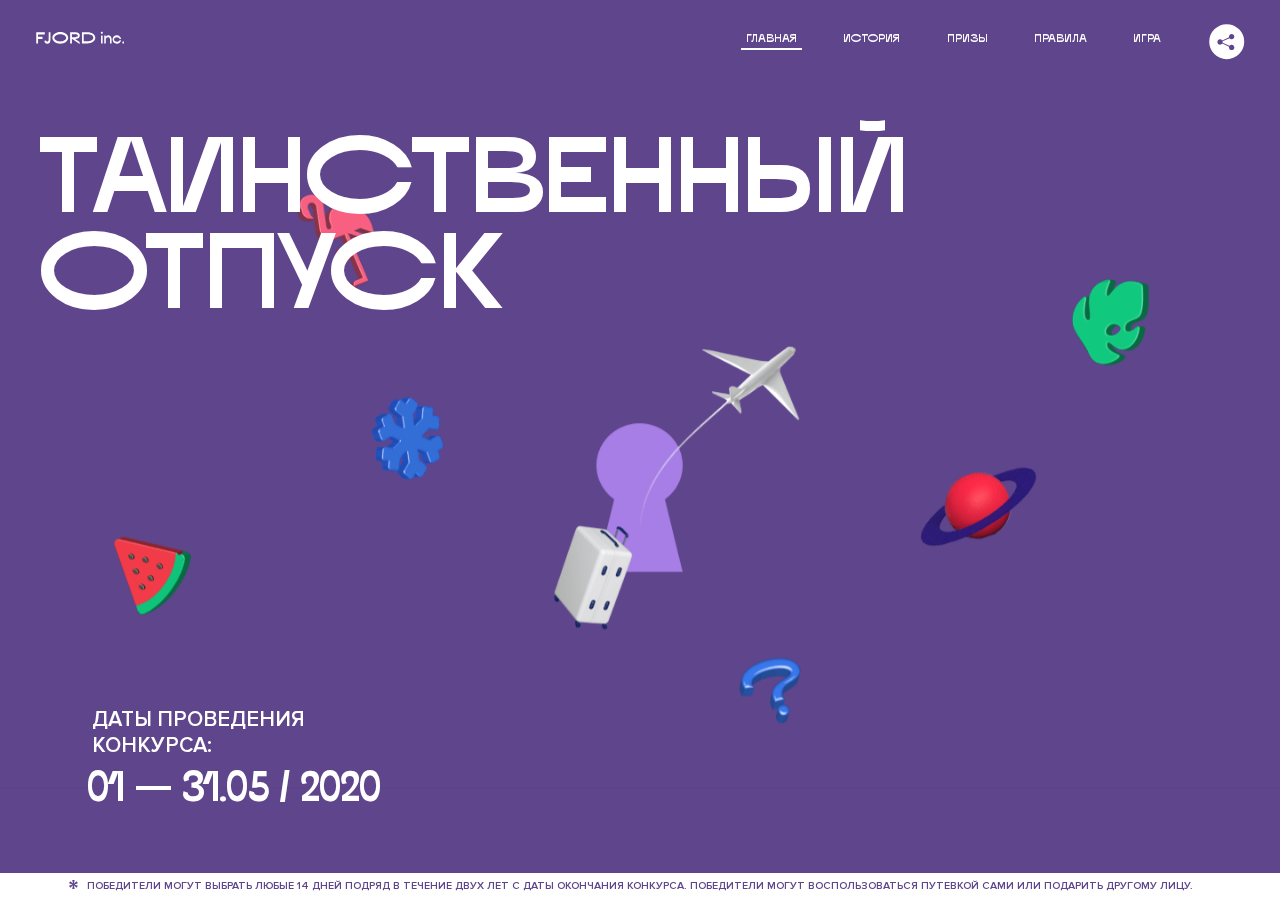
<file: 1/index.html>
<!DOCTYPE html>
<html lang="ru">
<head>
  <meta charset="UTF-8">
  <meta name="description" content="">
  <meta name="viewport" content="width=device-width, initial-scale=1.0">
  <meta http-equiv="X-UA-Compatible" content="ie=edge">
  <title>Mysterious Vacation</title>
<link href="css/style.min.css" rel="stylesheet">  <base href="https://htmlacademy-animation.github.io/444611-magic-vacation-1/1/">
</head>
<body>

  <header class="page-header js-header">
    <div class="page-header__wrapper">
      <a href="#" class="page-header__logo" aria-label="Перейти на страницу FJORD.Inc">
        <svg width="100" height="15" viewBox="0 0 100 15" fill="none" xmlns="http://www.w3.org/2000/svg">
          <path d="M0.26 1.4V14H2.276V8.906H7.334V6.44H2.276V3.848H9.872V1.4H0.26ZM12.733 14.36C15.127 14.36 16.243 12.65 16.243 9.5V1.4H14.263V8.96C14.263 11.21 13.723 11.876 12.733 11.876C11.833 11.876 11.473 11.3 11.347 10.58L9.36702 10.94C9.63702 13.046 10.663 14.36 12.733 14.36ZM18.3918 7.7C18.3918 11.372 22.3878 14.36 27.3198 14.36C32.2518 14.36 36.2478 11.372 36.2478 7.7C36.2478 4.028 32.2518 1.04 27.3198 1.04C22.3878 1.04 18.3918 4.028 18.3918 7.7ZM20.6058 7.7C20.6058 5.378 23.6118 3.524 27.3198 3.524C30.9918 3.524 33.9798 5.378 33.9798 7.7C33.9798 10.004 30.9918 11.858 27.3198 11.858C23.6118 11.858 20.6058 10.004 20.6058 7.7ZM40.403 14V8.906H40.799L49.079 14.702V12.38L44.039 8.906H44.201C47.999 8.906 49.277 7.304 49.277 5.162C49.277 3.092 47.999 1.4 44.201 1.4H38.387V14H40.403ZM43.535 3.722C45.785 3.722 47.045 4.136 47.045 5.432C47.045 6.764 45.785 7.034 43.535 7.034H40.403V3.722H43.535ZM51.6936 1.382V14H57.8676C62.7456 14 66.7236 11.534 66.7236 7.7C66.7236 3.848 62.7456 1.382 57.8676 1.382H51.6936ZM53.7096 11.624V3.722H57.5436C61.5396 3.722 64.4916 5.018 64.4916 7.7C64.4916 10.238 61.5396 11.624 57.5436 11.624H53.7096ZM73.1832 14.018H74.9832V5H73.1832V14.018ZM72.9132 1.976C72.9132 2.57 73.3992 3.092 74.0832 3.092C74.7492 3.092 75.2352 2.57 75.2352 1.976C75.2352 1.382 74.7672 0.805999 74.0832 0.805999C73.3812 0.805999 72.9132 1.382 72.9132 1.976ZM76.7867 14H78.5687V9.104C78.7487 8.006 79.5947 6.962 81.0887 6.962C82.1147 6.962 83.2667 7.448 83.2667 9.554V14H85.0487V9.014C85.0487 6.152 83.2307 4.73 81.3587 4.73C79.9187 4.73 79.0727 5.558 78.5687 6.854V5H76.7867V14ZM90.9898 14.27C93.5098 14.27 95.3818 12.506 95.7238 10.328H94.0498C93.7258 11.3 92.6998 12.02 90.9898 12.02C88.8478 12.02 87.7678 10.922 87.7678 9.59C87.7678 8.24 88.8478 6.962 90.9898 6.962C92.7538 6.962 93.7978 7.844 94.0858 8.924H95.7418C95.4358 6.71 93.6178 4.73 90.9898 4.73C88.0918 4.73 86.1298 7.124 86.1298 9.59C86.1298 12.074 88.1278 14.27 90.9898 14.27ZM97.0693 12.938C97.0693 13.658 97.5553 14.144 98.2753 14.144C98.9953 14.144 99.4813 13.658 99.4813 12.938C99.4813 12.2 98.9953 11.714 98.2753 11.714C97.5553 11.714 97.0693 12.2 97.0693 12.938Z" fill="currentColor"></path>
        </svg>
      </a>
      <button class="page-header__toggler js-menu-toggler" type="button" aria-label="Управление мобильным меню"><span>Меню</span></button>
      <nav class="page-header__nav">
        <div class="page-header__menu js-menu" id="menu">
          <ul>
            <li>
              <a class="js-menu-link active" href="#top" data-href="top">главная</a>
            </li>
            <li>
              <a class="js-menu-link" href="#story" data-href="story">история</a>
            </li>
            <li>
              <a class="js-menu-link" href="#prizes" data-href="prizes">призы</a>
            </li>
            <li>
              <a class="js-menu-link" href="#rules" data-href="rules">правила</a>
            </li>
            <li>
              <a class="js-menu-link" href="#game" data-href="game">игра</a>
            </li>
          </ul>
        </div>
        <div class="page-header__social">
          <div class="social-block js-social-block">
            <button class="social-block__toggler" aria-label="Управлять блоком с социальными кнопками">
              <svg width="26" height="22" viewBox="0 0 27 22" fill="none" xmlns="http://www.w3.org/2000/svg">
                <path d="M19.6721 7.43664C21.6273 7.43664 23.213 5.85095 23.213 3.89566C23.213 1.94037 21.6273 0.354675 19.6721 0.354675C17.7168 0.354675 16.1311 1.94037 16.1311 3.89566C16.1311 4.19968 16.1728 4.49178 16.2458 4.77345L7.21751 8.95527C6.57519 8.05214 5.52303 7.46049 4.33078 7.46049C2.37549 7.46049 0.789795 9.04618 0.789795 11.0015C0.789795 12.9568 2.37549 14.5425 4.33078 14.5425C5.52303 14.5425 6.57668 13.9508 7.21751 13.0477L16.2458 17.2295C16.1743 17.5112 16.1311 17.8033 16.1311 18.1073C16.1311 20.0626 17.7168 21.6483 19.6721 21.6483C21.6273 21.6483 23.213 20.0626 23.213 18.1073C23.213 16.152 21.6273 14.5663 19.6721 14.5663C18.4798 14.5663 17.4262 15.158 16.7853 16.0611L7.75701 11.8793C7.82854 11.5976 7.87176 11.3055 7.87176 11.0015C7.87176 10.6974 7.83003 10.4053 7.75701 10.1237L16.7853 5.94186C17.4262 6.84499 18.4783 7.43664 19.6721 7.43664Z" fill="currentColor"></path>
              </svg>
            </button>
            <ul class="social-block__list">
              <li>
                <a class="social-block__link social-block__link--fb" href="#" aria-label="Мы на Facebook">
                  <svg width="8" height="17" viewBox="0 0 8 17" fill="none" xmlns="http://www.w3.org/2000/svg">
                    <path d="M4.24646 16.9899H1.09275L1.05793 8.49828H0V5.30707H1.05793V3.81124C1.05793 1.42084 2.57654 0 5.21735 0H7.41758V3.18585H5.30841C4.28262 3.18585 4.2478 3.48582 4.2478 4.24914V5.30707H7.42964L7.16716 8.49828H4.2478V16.9899H4.24646Z" fill="currentColor"></path>
                  </svg>
                </a>
              </li>
              <li>
                <a class="social-block__link social-block__link--insta" href="#" aria-label="Мы в Instagram">
                  <svg width="15" height="15" viewBox="0 0 15 15" fill="none" xmlns="http://www.w3.org/2000/svg">
                    <path d="M11.0197 0H4.19806C2.14246 0 0.471191 1.66993 0.471191 3.72285V10.5499C0.471191 12.6082 2.14112 14.2727 4.19806 14.2727H11.0197C13.0753 14.2727 14.7466 12.6082 14.7466 10.5499V3.72285C14.7466 1.67127 13.0753 0 11.0197 0ZM11.0197 12.4849H4.19806C3.13076 12.4849 2.26432 11.6158 2.26432 10.5512V3.72419C2.26432 2.65956 3.13076 1.79715 4.19806 1.79715H11.0197C12.087 1.79715 12.9535 2.6609 12.9535 3.72419V10.5512C12.9535 11.6145 12.087 12.4849 11.0197 12.4849Z" fill="currentColor"></path>
                    <path d="M7.60887 3.11084C5.38989 3.11084 3.58203 4.9187 3.58203 7.14036C3.58203 9.35532 5.38989 11.1645 7.60887 11.1645C9.83053 11.1645 11.6357 9.35666 11.6357 7.14036C11.6357 4.9187 9.83053 3.11084 7.60887 3.11084ZM7.60887 9.36871C6.37551 9.36871 5.37784 8.37372 5.37784 7.14036C5.37784 5.90699 6.37551 4.90665 7.60887 4.90665C8.83822 4.90665 9.84259 5.90833 9.84259 7.14036C9.84392 8.37238 8.83822 9.36871 7.60887 9.36871Z" fill="currentColor"></path>
                    <path d="M11.3573 2.35962C10.8256 2.35962 10.3931 2.79752 10.3931 3.32381C10.3931 3.85546 10.8256 4.29336 11.3573 4.29336C11.8862 4.29336 12.3215 3.85546 12.3215 3.32381C12.3215 2.79752 11.8862 2.35962 11.3573 2.35962Z" fill="currentColor"></path>
                  </svg>
                </a>
              </li>
              <li>
                <a class="social-block__link social-block__link--vk" href="#" aria-label="Мы ВКонтакте">
                  <svg width="17" height="10" viewBox="0 0 17 10" fill="none" xmlns="http://www.w3.org/2000/svg">
                    <path d="M14.1234 4.9002C14.1234 4.9002 16.3623 1.72708 16.5866 0.680242C16.6595 0.312285 16.4947 0.103188 16.1069 0.103188C16.1069 0.103188 14.8193 0.103188 14.168 0.103188C13.7235 0.103188 13.5587 0.293278 13.4235 0.579768C13.4235 0.579768 12.3724 2.82553 11.0969 4.24712C10.6861 4.70333 10.4781 4.84318 10.2511 4.84318C10.0646 4.84318 9.98625 4.6911 9.98625 4.27834V0.649016C9.98625 0.147997 9.92545 0.00135496 9.5066 0.00135496H6.39628C6.15578 0.00135496 6.0085 0.134417 6.0085 0.324506C6.0085 0.801084 6.73406 0.908351 6.73406 2.20231V4.87305C6.73406 5.40529 6.70569 5.61575 6.45303 5.61575C5.78016 5.61575 4.19528 3.30618 3.30623 0.678887C3.12923 0.145282 2.93737 0 2.43475 0H0.486409C0.205373 0 0 0.190085 0 0.476576C0 0.991172 0.60666 3.40801 2.99277 6.64358C4.59927 8.8201 6.70569 10 8.60269 10C9.76196 10 10.0416 9.80312 10.0416 9.31432V7.63883C10.0416 7.22607 10.2065 7.04956 10.4429 7.04956C10.7078 7.04956 11.1847 7.13238 12.2805 8.22268C13.5843 9.47862 13.6762 10 14.3896 10H16.5676C16.7919 10 17 9.89273 17 9.52342C17 9.02919 16.3623 8.15343 15.384 7.10659C14.9801 6.56755 14.3302 5.98914 14.1248 5.72301C13.8275 5.40801 13.9154 5.23014 14.1234 4.9002Z" fill="currentColor"></path>
                  </svg>
                </a>
              </li>
            </ul>
          </div>
        </div>
      </nav>
    </div>
  </header>

  <main class="page-content">

    <section class="animation-screen"></section>

    <section class="screen screen--hidden screen--intro" id="top">
      <div class="screen__wrapper">
        <div class="intro">
          <h1 class="intro__title">Таинственный отпуск</h1>
          <div class="intro__content">
            <div class="intro__info">
              <p class="intro__label">Даты проведения конкурса:</p>
              <p class="intro__date">01 — 31.05 / 2020</p>
            </div>
            <div class="intro__message">
              <p>
                Отгадай первым место назначения и&nbsp;отправься в&nbsp;путешествие в&nbsp;любое время или получи один из многочисленных призов
                <svg width="16" height="16" viewBox="0 0 10 10" fill="none" xmlns="http://www.w3.org/2000/svg">
                  <path d="M0 6.35337L3.90271 4.99012L0 3.64663L1.34615 1.32374L4.44287 4.01073L3.67364 0H6.34615L5.57692 4.01073L8.65385 1.32374L10 3.64663L6.13405 4.99012L10 6.35337L8.65385 8.65651L5.57692 5.98927L6.34615 10H3.67364L4.44287 5.96952L1.34615 8.65651L0 6.35337Z" fill="currentColor"></path>
                </svg>
              </p>
            </div>
          </div>
        </div>
      </div>
      <div class="screen__footer js-footer">
        <button class="screen__footer-enlarge js-footer-toggler" type="button" aria-label="Показать сообщение">
          <svg width="10" height="10" viewBox="0 0 10 10" fill="none" xmlns="http://www.w3.org/2000/svg">
            <path d="M0 6.35337L3.90271 4.99012L0 3.64663L1.34615 1.32374L4.44287 4.01073L3.67364 0H6.34615L5.57692 4.01073L8.65385 1.32374L10 3.64663L6.13405 4.99012L10 6.35337L8.65385 8.65651L5.57692 5.98927L6.34615 10H3.67364L4.44287 5.96952L1.34615 8.65651L0 6.35337Z" fill="currentColor"></path>
          </svg>
        </button>
        <button class="screen__footer-collapse js-footer-toggler" type="button" aria-label="Скрыть сообщение">
          <svg width="13" height="13" viewBox="0 0 13 13" fill="none" xmlns="http://www.w3.org/2000/svg">
            <line x1="12.3536" y1="0.353553" x2="0.738349" y2="11.9688" stroke="currentColor"></line>
            <line x1="0.738319" y1="0.539925" x2="12.3535" y2="12.1551" stroke="currentColor"></line>
          </svg>
        </button>
        <div class="screen__footer-wrapper">
          <div class="screen__footer-announce">
            <p class="screen__footer-label">Даты проведения конкурса:</p>
            <p class="screen__footer-date">01 — 31.05 / 2020</p>
          </div>
          <div class="screen__footer-note">
            <p>
              <svg width="10" height="10" viewBox="0 0 10 10" fill="none" xmlns="http://www.w3.org/2000/svg">
                <path d="M0 6.35337L3.90271 4.99012L0 3.64663L1.34615 1.32374L4.44287 4.01073L3.67364 0H6.34615L5.57692 4.01073L8.65385 1.32374L10 3.64663L6.13405 4.99012L10 6.35337L8.65385 8.65651L5.57692 5.98927L6.34615 10H3.67364L4.44287 5.96952L1.34615 8.65651L0 6.35337Z" fill="currentColor"></path>
              </svg>
              <span>Победители могут выбрать любые 14 дней подряд в&nbsp;течение двух лет с&nbsp;даты окончания конкурса. Победители могут воспользоваться путевкой сами или подарить другому лицу.</span>
            </p>
          </div>
        </div>
      </div>
    </section>

    <section class="screen screen--hidden screen--story" id="story">

      <div class="slider swiper-container js-slider">

        <div class="swiper-wrapper">

          <div class="slider__item swiper-slide">
            <h2 class="slider__item-title">История</h2>
            <p class="slider__item-text">Джеймс Таргет был основателем компании &laquo;Fjord Inc.&raquo;. С&nbsp;1965 года &laquo;Fjord Inc.&raquo; прославилась надёжными и&nbsp;удобными чемоданами и&nbsp;аксессуарами для туристов.</p>
          </div>

          <div class="slider__item swiper-slide">
            <p class="slider__item-text">Когда Джеймсу было 7&nbsp;лет, в&nbsp;их&nbsp;доме гостил дядюшка и&nbsp;развлекал детей рассказами о&nbsp;своей поездке в&nbsp;место, показавшееся малышу Таргету невероятным. Тогда Джеймс решил, что однажды посетит его, но&nbsp;не&nbsp;будет рассказывать о&nbsp;мечте, пока не&nbsp;осуществит.</p>
          </div>

          <div class="slider__item swiper-slide">
            <p class="slider__item-text">Джеймс Таргет стал увлеченным путешественником. Он&nbsp;посетил 5&nbsp;континентов, 126&nbsp;стран.</p>
          </div>

          <div class="slider__item swiper-slide">
            <p class="slider__item-text">Он&nbsp;сплавлялся по&nbsp;Амазонке и&nbsp;погружался в&nbsp;пещеры Франции, медитировал в&nbsp;горах Тибета и&nbsp;пожимал руку вождя племени Акугауа.</p>
          </div>

          <div class="slider__item swiper-slide">
            <p class="slider__item-text">Из&nbsp;своих поездок Джеймс Таргет привозил идеи, как сделать свои чемоданы &laquo;Fjord Inc.&raquo; удобными и&nbsp;приспособленными к&nbsp;разным дорожным условиям.</p>
          </div>

          <div class="slider__item swiper-slide">
            <p class="slider__item-text">Всё это время Джеймс не&nbsp;оставлял идею поездки своей мечты. Однако, как только он&nbsp;брался за&nbsp;планирование, возникали препятствия, не&nbsp;позволяющие отправиться туда.</p>
          </div>

          <div class="slider__item swiper-slide">
            <p class="slider__item-text">В&nbsp;возрасте 67&nbsp;лет Джеймс Таргет попал под лавину и&nbsp;погиб. В&nbsp;своём завещании он&nbsp;поручил отправить в&nbsp;заветное путешествие трёх смельчаков, единых с&nbsp;ним духом.</p>
          </div>

          <div class="slider__item swiper-slide">
            <p class="slider__item-text">Тех, кто сможет узнать таинственное место, задавая вопросы специально обученному ИИ&nbsp;&laquo;Соне&raquo;, ждет фантастическое путешествие.</p>
          </div>
        </div>
        <div class="slider__controls">
          <button class="slider__control slider__control--prev js-control-prev" type="button" aria-label="Показать предыдущую историю">
            <svg width="12" height="22" viewBox="0 0 12 22" fill="none" xmlns="http://www.w3.org/2000/svg">
              <path d="M11 1L1 11L11 21" stroke="currentColor" stroke-width="2" stroke-linejoin="round"></path>
            </svg>
          </button>
          <button class="slider__control slider__control--next js-control-next" type="button" aria-label="Показать следующую историю">
            <svg width="12" height="22" viewBox="0 0 12 22" fill="none" xmlns="http://www.w3.org/2000/svg">
              <path d="M1 1L11 11L1 21" stroke="currentColor" stroke-width="2" stroke-linejoin="round"></path>
            </svg>
          </button>
        </div>
        <div class="slider__pagination swiper-pagination"></div>
      </div>
    </section>

    <section class="screen screen--hidden screen--prizes" id="prizes">
      <div class="screen__wrapper">
        <div class="prizes">
          <h2 class="prizes__title">ПРизы</h2>
          <div class="prizes__lead">
            <p>Найди ответ и&nbsp;получи один из&nbsp;призов:</p>
          </div>
          <ul class="prizes__list">
            <li class="prizes__item prizes__item--journeys">
              <div class="prizes__icon">
                <picture>
                  <source srcset="img/prize1-mob.svg" media="(orientation: portrait)">
                  <img src="img/prize1.svg" alt="">
                </picture>
              </div>
              <p class="prizes__desc">
                <b>3</b>
                <span>загадочных путешествия</span>
              </p>
            </li>
            <li class="prizes__item prizes__item--cases">
              <div class="prizes__icon">
                <picture>
                  <source srcset="img/prize2-mob.svg" media="(orientation: portrait)">
                  <img src="img/prize2.svg" alt="">
                </picture>
              </div>
              <p class="prizes__desc">
                <b>7</b>
                <span>надежных чемоданов</span>
              </p>
            </li>
            <li class="prizes__item prizes__item--codes">
              <div class="prizes__icon">
                <picture>
                  <source srcset="img/prize3-mob.svg" media="(orientation: portrait)">
                  <img src="img/prize3.svg" alt="">
                </picture>
              </div>
              <p class="prizes__desc">
                <b>900</b>
                <span>
                  промокодов на&nbsp;скидку 15%
                  <svg width="10" height="10" viewBox="0 0 10 10" fill="none" xmlns="http://www.w3.org/2000/svg">
                    <path d="M0 6.35337L3.90271 4.99012L0 3.64663L1.34615 1.32374L4.44287 4.01073L3.67364 0H6.34615L5.57692 4.01073L8.65385 1.32374L10 3.64663L6.13405 4.99012L10 6.35337L8.65385 8.65651L5.57692 5.98927L6.34615 10H3.67364L4.44287 5.96952L1.34615 8.65651L0 6.35337Z" fill="currentColor"></path>
                  </svg>
                </span>
              </p>
            </li>
          </ul>
        </div>
      </div>
      <div class="screen__footer js-footer">
        <button class="screen__footer-enlarge js-footer-toggler" type="button" aria-label="Показать сообщение">
          <svg width="10" height="10" viewBox="0 0 10 10" fill="none" xmlns="http://www.w3.org/2000/svg">
            <path d="M0 6.35337L3.90271 4.99012L0 3.64663L1.34615 1.32374L4.44287 4.01073L3.67364 0H6.34615L5.57692 4.01073L8.65385 1.32374L10 3.64663L6.13405 4.99012L10 6.35337L8.65385 8.65651L5.57692 5.98927L6.34615 10H3.67364L4.44287 5.96952L1.34615 8.65651L0 6.35337Z" fill="currentColor"></path>
          </svg>
        </button>
        <button class="screen__footer-collapse js-footer-toggler" type="button" aria-label="Скрыть сообщение">
          <svg width="13" height="13" viewBox="0 0 13 13" fill="none" xmlns="http://www.w3.org/2000/svg">
            <line x1="12.3536" y1="0.353553" x2="0.738349" y2="11.9688" stroke="currentColor"></line>
            <line x1="0.738319" y1="0.539925" x2="12.3535" y2="12.1551" stroke="currentColor"></line>
          </svg>
        </button>
        <div class="screen__footer-wrapper">
          <div class="screen__footer-announce">
            <p class="screen__footer-label">Даты проведения конкурса:</p>
            <p class="screen__footer-date">01 — 31.05 / 2020</p>
          </div>
          <div class="screen__footer-note">
            <p>
              <svg width="10" height="10" viewBox="0 0 10 10" fill="none" xmlns="http://www.w3.org/2000/svg">
                <path d="M0 6.35337L3.90271 4.99012L0 3.64663L1.34615 1.32374L4.44287 4.01073L3.67364 0H6.34615L5.57692 4.01073L8.65385 1.32374L10 3.64663L6.13405 4.99012L10 6.35337L8.65385 8.65651L5.57692 5.98927L6.34615 10H3.67364L4.44287 5.96952L1.34615 8.65651L0 6.35337Z" fill="currentColor"></path>
              </svg>
              <span>Скидка&nbsp;15% на&nbsp;единоразовое приобретение путёвки с&nbsp;1&nbsp;июня 2020 по&nbsp;31&nbsp;мая 2022&nbsp;года. Суммируется с&nbsp;другими акциями</span>
            </p>
          </div>
        </div>
      </div>
    </section>

    <section class="screen screen--hidden screen--rules" id="rules">
      <div class="screen__wrapper">
        <div class="rules">
          <h2 class="rules__title">Правила</h2>
          <div class="rules__lead">
            <p>Для того чтобы получить наследство Джеймса Таргета, тебе нужно выведать у&nbsp;&laquo;Сони&raquo;, куда предстоит отправиться тебе в&nbsp;случае победы</p>
          </div>
          <ol class="rules__list">
            <li class="rules__item">
              <p>Тебе отводится <br>5&nbsp;минут</p>
            </li>
            <li class="rules__item">
              <p>Задавай любые вопросы в&nbsp;текстовом поле</p>
            </li>
            <li class="rules__item">
              <p>Нажимай кнопку &laquo;Узнать&raquo;, чтобы получить ответ</p>
            </li>
            <li class="rules__item">
              <p>&laquo;Соня&raquo; может отвечать только&nbsp;Да или Нет</p>
            </li>
          </ol>
          <a href="#game" class="rules__link btn">Погнали!</a>
        </div>
      </div>
      <div class="screen__disclaimer">
        <div class="disclaimer">
          <ul>
            <li>
              <a href="#">Правовая информация</a>
            </li>
            <li>
              <a href="#">Подробные правила</a>
            </li>
          </ul>
        </div>
      </div>
    </section>

    <section class="screen screen--hidden screen--game" id="game">
      <div class="screen__wrapper">
        <div class="game">
          <div class="game__header">
            <h2 class="game__title">Игра</h2>
            <div class="game__counter">
              <span>05</span>:<span>00</span>
            </div>
          </div>
          <div class="game__body">
            <div class="chat">
              <div class="chat__body js-chat">
                <ul class="chat__list" id="messages"></ul>
              </div>
              <div class="chat__footer">
                <form action="#" method="post" class="form" id="message-form">
                  <div class="form__field">
                    <input type="text" id="message-field">
                    <label for="message-field">Задай вопрос</label>
                  </div>
                  <button class="form__button btn">
                    Узнать
                    <svg width="18" height="19" viewBox="0 0 18 19" fill="none" xmlns="http://www.w3.org/2000/svg">
                      <path stroke="currentColor" stroke-width="2" d="M9 19V1"></path>
                      <path d="M1 9l8-8 8 8" stroke="currentColor" stroke-width="2" stroke-linejoin="round"></path>
                    </svg>
                  </button>
                </form>
              </div>
            </div>
          </div>
          <!-- временные кнопки для показа результата -->
          <div class="game__buttons">
            <button class="game__button btn js-show-result" type="button" data-target="result">Положительный результат</button>
            <button class="game__button btn js-show-result" type="button" data-target="result2">Положительный результат - 2</button>
            <button class="game__button btn js-show-result" type="button" data-target="result3">Отрицательный результат</button>
          </div>
        </div>
      </div>
    </section>

    <section class="screen screen--hidden screen--result" id="result">
      <div class="screen__wrapper">
        <div class="result result--trip">
          <div class="result__image">
            <picture>
              <source srcset="img/result1-mob.png 1x, img/result1-mob@2x.png 2x" media="(max-width: 768px) and (orientation: portrait)">
              <img src="img/result1.png" srcset="img/result1@2x.png 2x" alt="">
            </picture>
          </div>
          <h2 class="result__title">
            <span class="visually-hidden">ПОбеда!</span>
            <svg xmlns="http://www.w3.org/2000/svg" viewBox="0 0 568.85 109.24">
              <path d="M16,24.44V92H2.6V8H75V92H61.52V24.44H16Z" transform="translate(-2.1 -1.5)" fill="none" stroke="currentColor"></path>
              <path d="M148.76,5.6c32.88,0,59.52,19.92,59.52,44.4s-26.64,44.4-59.52,44.4S89.24,74.48,89.24,50,115.88,5.6,148.76,5.6Zm0,72.12c24.48,0,44.4-12.36,44.4-27.72s-19.92-27.84-44.4-27.84C124,22.16,104,34.52,104,50S124,77.72,148.76,77.72Z" transform="translate(-2.1 -1.5)" fill="none" stroke="currentColor"></path>
              <path d="M287.36,8V24.44H236v14.4h25.32c25.44,0,34,11.16,34,26.52,0,15.6-8.52,26.64-34,26.64H222.56V8h64.8ZM256.88,76.52c15.12,0,23.52-2,23.52-11.52S272,54.44,256.88,54.44H236V76.52h20.88Z" transform="translate(-2.1 -1.5)" fill="none" stroke="currentColor"></path>
              <path d="M371.47,8V24.44H320.84V41.6h33.6V58h-33.6V75.56h50.64V92H307.4V8h64.08Z" transform="translate(-2.1 -1.5)" fill="none" stroke="currentColor"></path>
              <path d="M382.39,110.24V75.56h7.44c4.56-4.68,7.8-18.36,8.76-56L399,8h48.6V75.56h10v34.68H442.87V92H397v18.24H382.39Zm51.72-34.68V24.44H411.55v3.12c-0.48,22.44-3.24,37.68-7.2,48h29.76Z" transform="translate(-2.1 -1.5)" fill="none" stroke="currentColor"></path>
              <path d="M463.75,92l28-84h27.12l28.08,84H533.47l-7.8-23.52h-37.8L480.07,92H463.75Zm56.64-40L507,11.84,493.51,52h26.88Z" transform="translate(-2.1 -1.5)" fill="none" stroke="currentColor"></path>
              <path d="M554.12,70.4L555.55,2H569l1.44,68.4H554.12Zm8.28,6.36c4.8,0,8,3.24,8,8.16a8,8,0,1,1-16.08,0C554.35,80,557.59,76.76,562.39,76.76Z" transform="translate(-2.1 -1.5)" fill="none" stroke="currentColor"></path>
            </svg>
          </h2>
          <div class="result__text">
            <p>ты&nbsp;отправляешься в&nbsp;Арктику!</p>
          </div>
          <div class="result__form">
            <form action="#" method="post" class="form form--result">
              <label for="email-field" class="form__label">зарегистрируй результат</label>
              <input type="email" class="form__field" id="email-field" placeholder="e-mail для регистации результата и получения приза" required="">
              <button class="form__button btn">
                отправить
                <svg width="18" height="19" viewBox="0 0 18 19" fill="none" xmlns="http://www.w3.org/2000/svg">
                  <path stroke="currentColor" stroke-width="2" d="M9 19V1"></path>
                  <path d="M1 9l8-8 8 8" stroke="currentColor" stroke-width="2" stroke-linejoin="round"></path>
                </svg>
              </button>
            </form>
          </div>
        </div>
      </div>
    </section>

    <section class="screen screen--hidden screen--result" id="result2">
      <div class="screen__wrapper">
        <div class="result result--prize">
          <div class="result__image">
            <picture>
              <source srcset="img/result2-mob.png 1x, img/result2-mob@2x.png 2x" media="(max-width: 768px) and (orientation: portrait)">
              <img src="img/result2.png" srcset="img/result2@2x.png 2x" alt="">
            </picture>
          </div>
          <h2 class="result__title">
            <span class="visually-hidden">ПОбеда!</span>
            <svg xmlns="http://www.w3.org/2000/svg" viewBox="0 0 568.85 109.24">
              <path d="M16,24.44V92H2.6V8H75V92H61.52V24.44H16Z" transform="translate(-2.1 -1.5)" fill="none" stroke="currentColor"></path>
              <path d="M148.76,5.6c32.88,0,59.52,19.92,59.52,44.4s-26.64,44.4-59.52,44.4S89.24,74.48,89.24,50,115.88,5.6,148.76,5.6Zm0,72.12c24.48,0,44.4-12.36,44.4-27.72s-19.92-27.84-44.4-27.84C124,22.16,104,34.52,104,50S124,77.72,148.76,77.72Z" transform="translate(-2.1 -1.5)" fill="none" stroke="currentColor"></path>
              <path d="M287.36,8V24.44H236v14.4h25.32c25.44,0,34,11.16,34,26.52,0,15.6-8.52,26.64-34,26.64H222.56V8h64.8ZM256.88,76.52c15.12,0,23.52-2,23.52-11.52S272,54.44,256.88,54.44H236V76.52h20.88Z" transform="translate(-2.1 -1.5)" fill="none" stroke="currentColor"></path>
              <path d="M371.47,8V24.44H320.84V41.6h33.6V58h-33.6V75.56h50.64V92H307.4V8h64.08Z" transform="translate(-2.1 -1.5)" fill="none" stroke="currentColor"></path>
              <path d="M382.39,110.24V75.56h7.44c4.56-4.68,7.8-18.36,8.76-56L399,8h48.6V75.56h10v34.68H442.87V92H397v18.24H382.39Zm51.72-34.68V24.44H411.55v3.12c-0.48,22.44-3.24,37.68-7.2,48h29.76Z" transform="translate(-2.1 -1.5)" fill="none" stroke="currentColor"></path>
              <path d="M463.75,92l28-84h27.12l28.08,84H533.47l-7.8-23.52h-37.8L480.07,92H463.75Zm56.64-40L507,11.84,493.51,52h26.88Z" transform="translate(-2.1 -1.5)" fill="none" stroke="currentColor"></path>
              <path d="M554.12,70.4L555.55,2H569l1.44,68.4H554.12Zm8.28,6.36c4.8,0,8,3.24,8,8.16a8,8,0,1,1-16.08,0C554.35,80,557.59,76.76,562.39,76.76Z" transform="translate(-2.1 -1.5)" fill="none" stroke="currentColor"></path>
            </svg>
          </h2>
          <div class="result__text">
            <p>чемодан &laquo;Fjord&nbsp;Inc.&raquo;&nbsp;твой</p>
          </div>
          <div class="result__form">
            <form action="#" method="post" class="form form--result">
              <label for="email-field2" class="form__label">зарегистрируй результат</label>
              <input type="email" class="form__field" id="email-field2" placeholder="e-mail для регистации результата и получения приза" required="">
              <button class="form__button btn">
                отправить
                <svg width="18" height="19" viewBox="0 0 18 19" fill="none" xmlns="http://www.w3.org/2000/svg">
                  <path stroke="currentColor" stroke-width="2" d="M9 19V1"></path>
                  <path d="M1 9l8-8 8 8" stroke="currentColor" stroke-width="2" stroke-linejoin="round"></path>
                </svg>
              </button>
            </form>
          </div>
        </div>
      </div>
    </section>

    <section class="screen screen--hidden screen--result" id="result3">
      <div class="screen__wrapper">
        <div class="result result--negative">
          <div class="result__image">
            <picture>
              <source srcset="img/result3-mob.png 1x, img/result3-mob@2x.png 2x" media="(max-width: 768px) and (orientation: portrait)">
              <img src="img/result3.png" srcset="img/result3@2x.png 2x" alt="">
            </picture>
          </div>
          <h2 class="result__title">
            <span class="visually-hidden">Не угадал!</span>
            <svg xmlns="http://www.w3.org/2000/svg" viewBox="0 0 660.77 109.24">
              <path d="M2.66,92V8H16.1V42.2H53.3V8H66.74V92H53.3V58.64H16.1V92H2.66Z" transform="translate(-2.16 -1.5)" fill="none" stroke="currentColor"></path>
              <path d="M147.62,8V24.44H97V41.6h33.6V58H97V75.56h50.64V92H83.54V8h64.08Z" transform="translate(-2.16 -1.5)" fill="none" stroke="currentColor"></path>
              <path d="M199.22,8l20.52,42.36L235.34,8h16.44l-31,84H204.38l9.48-25.92L185.78,8h13.44Z" transform="translate(-2.16 -1.5)" fill="none" stroke="currentColor"></path>
              <path d="M273.74,24.44V92H260.3V8h50.16V24.44H273.74Z" transform="translate(-2.16 -1.5)" fill="none" stroke="currentColor"></path>
              <path d="M307.1,92l28-84h27.12l28.08,84H376.82L369,68.48h-37.8L323.42,92H307.1Zm56.64-40L350.3,11.84,336.86,52h26.88Z" transform="translate(-2.16 -1.5)" fill="none" stroke="currentColor"></path>
              <path d="M396.38,110.24V75.56h7.44c4.56-4.68,7.8-18.36,8.76-56L412.94,8h48.6V75.56h10v34.68H456.86V92H411v18.24H396.38ZM448.1,75.56V24.44H425.54v3.12c-0.48,22.44-3.24,37.68-7.2,48H448.1Z" transform="translate(-2.16 -1.5)" fill="none" stroke="currentColor"></path>
              <path d="M477.74,92l28-84h27.12L560.9,92H547.46l-7.8-23.52h-37.8L494.06,92H477.74Zm56.64-40-13.44-40.2L507.5,52h26.88Z" transform="translate(-2.16 -1.5)" fill="none" stroke="currentColor"></path>
              <path d="M568.7,76.88a13.77,13.77,0,0,0,5,1c6.6,0,10.44-6.24,12-58.32L586.22,8h46.2V92H619V24.44H598.82l-0.12,3.12C597.14,81,589,94.4,573.74,94.4a28.55,28.55,0,0,1-6.72-.84Z" transform="translate(-2.16 -1.5)" fill="none" stroke="currentColor"></path>
              <path d="M646.1,70.4L647.54,2H661l1.44,68.4H646.1Zm8.28,6.36c4.8,0,8,3.24,8,8.16a8,8,0,0,1-16.08,0C646.34,80,649.58,76.76,654.38,76.76Z" transform="translate(-2.16 -1.5)" fill="none" stroke="currentColor"></path>
            </svg>
          </h2>
          <button class="result__button js-play" type="button">
            не сдавайся!
            <span>
              <svg width="27" height="22" viewBox="0 0 27 22" fill="none" xmlns="http://www.w3.org/2000/svg">
                <path d="M10.6899 1.47998C5.42992 1.47998 1.16992 5.73998 1.16992 11C1.16992 16.26 5.42992 20.52 10.6899 20.52C15.9499 20.52 20.2099 16.26 20.2099 11V7.13998" stroke="currentColor" stroke-width="2" stroke-miterlimit="10"></path>
                <path d="M15.1099 12.5099L20.1499 7.13989L25.3099 12.6299" stroke="currentColor" stroke-width="2" stroke-miterlimit="10" stroke-linejoin="round"></path>
              </svg>
            </span>
          </button>
        </div>
      </div>
    </section>

  </main>

<script src="js/script.js"></script></body>
</html>
</file>
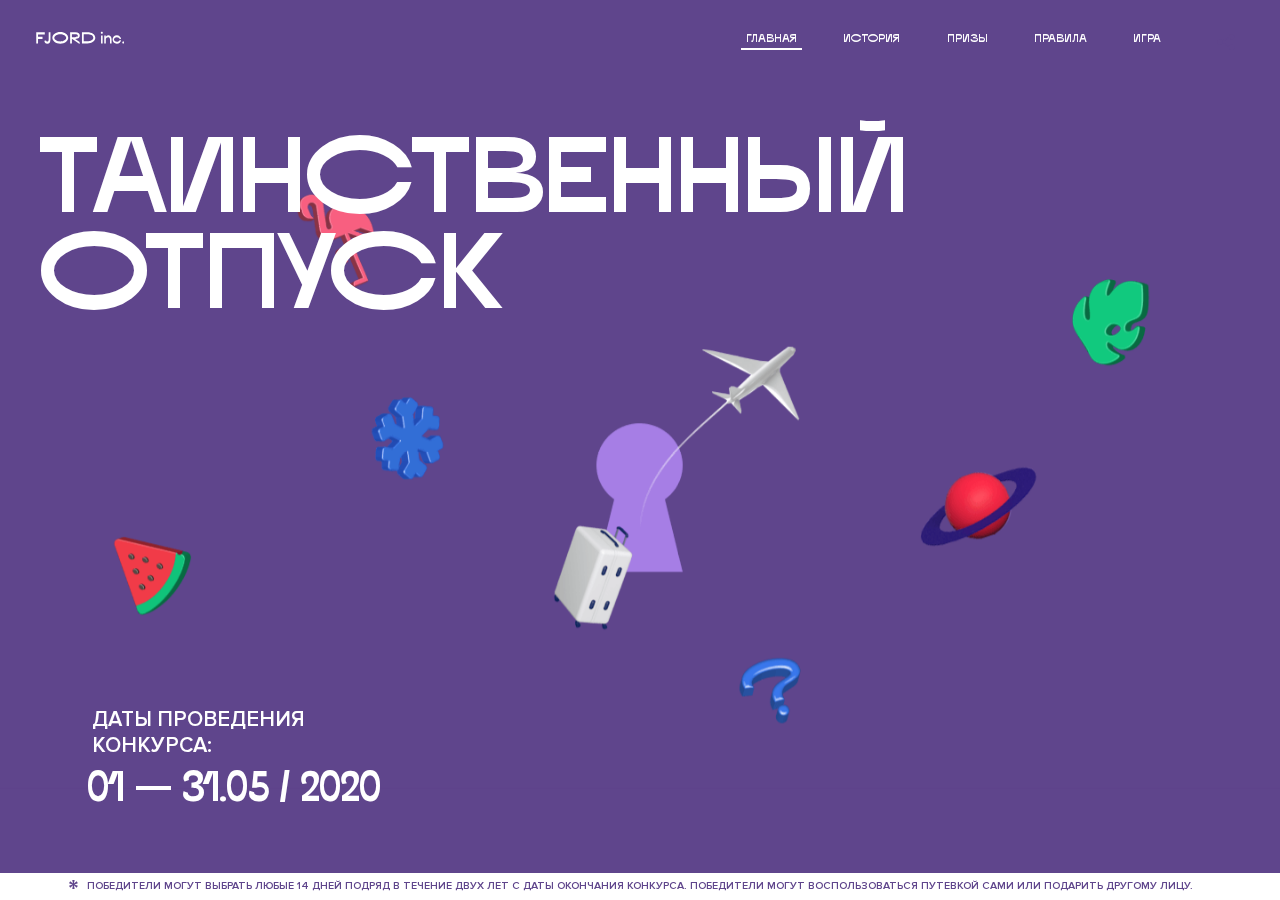
<file: 2/index.html>
<!DOCTYPE html>
<html lang="ru">
<head>
  <meta charset="UTF-8">
  <meta name="description" content="">
  <meta name="viewport" content="width=device-width, initial-scale=1.0">
  <meta http-equiv="X-UA-Compatible" content="ie=edge">
  <title>Mysterious Vacation</title>
<link href="css/style.min.css" rel="stylesheet">  <base href="https://htmlacademy-animation.github.io/444611-magic-vacation-1/2/">
</head>
<body>

  <header class="page-header js-header">
    <div class="page-header__wrapper">
      <a href="#" class="page-header__logo" aria-label="Перейти на страницу FJORD.Inc">
        <svg width="100" height="15" viewBox="0 0 100 15" fill="none" xmlns="http://www.w3.org/2000/svg">
          <path d="M0.26 1.4V14H2.276V8.906H7.334V6.44H2.276V3.848H9.872V1.4H0.26ZM12.733 14.36C15.127 14.36 16.243 12.65 16.243 9.5V1.4H14.263V8.96C14.263 11.21 13.723 11.876 12.733 11.876C11.833 11.876 11.473 11.3 11.347 10.58L9.36702 10.94C9.63702 13.046 10.663 14.36 12.733 14.36ZM18.3918 7.7C18.3918 11.372 22.3878 14.36 27.3198 14.36C32.2518 14.36 36.2478 11.372 36.2478 7.7C36.2478 4.028 32.2518 1.04 27.3198 1.04C22.3878 1.04 18.3918 4.028 18.3918 7.7ZM20.6058 7.7C20.6058 5.378 23.6118 3.524 27.3198 3.524C30.9918 3.524 33.9798 5.378 33.9798 7.7C33.9798 10.004 30.9918 11.858 27.3198 11.858C23.6118 11.858 20.6058 10.004 20.6058 7.7ZM40.403 14V8.906H40.799L49.079 14.702V12.38L44.039 8.906H44.201C47.999 8.906 49.277 7.304 49.277 5.162C49.277 3.092 47.999 1.4 44.201 1.4H38.387V14H40.403ZM43.535 3.722C45.785 3.722 47.045 4.136 47.045 5.432C47.045 6.764 45.785 7.034 43.535 7.034H40.403V3.722H43.535ZM51.6936 1.382V14H57.8676C62.7456 14 66.7236 11.534 66.7236 7.7C66.7236 3.848 62.7456 1.382 57.8676 1.382H51.6936ZM53.7096 11.624V3.722H57.5436C61.5396 3.722 64.4916 5.018 64.4916 7.7C64.4916 10.238 61.5396 11.624 57.5436 11.624H53.7096ZM73.1832 14.018H74.9832V5H73.1832V14.018ZM72.9132 1.976C72.9132 2.57 73.3992 3.092 74.0832 3.092C74.7492 3.092 75.2352 2.57 75.2352 1.976C75.2352 1.382 74.7672 0.805999 74.0832 0.805999C73.3812 0.805999 72.9132 1.382 72.9132 1.976ZM76.7867 14H78.5687V9.104C78.7487 8.006 79.5947 6.962 81.0887 6.962C82.1147 6.962 83.2667 7.448 83.2667 9.554V14H85.0487V9.014C85.0487 6.152 83.2307 4.73 81.3587 4.73C79.9187 4.73 79.0727 5.558 78.5687 6.854V5H76.7867V14ZM90.9898 14.27C93.5098 14.27 95.3818 12.506 95.7238 10.328H94.0498C93.7258 11.3 92.6998 12.02 90.9898 12.02C88.8478 12.02 87.7678 10.922 87.7678 9.59C87.7678 8.24 88.8478 6.962 90.9898 6.962C92.7538 6.962 93.7978 7.844 94.0858 8.924H95.7418C95.4358 6.71 93.6178 4.73 90.9898 4.73C88.0918 4.73 86.1298 7.124 86.1298 9.59C86.1298 12.074 88.1278 14.27 90.9898 14.27ZM97.0693 12.938C97.0693 13.658 97.5553 14.144 98.2753 14.144C98.9953 14.144 99.4813 13.658 99.4813 12.938C99.4813 12.2 98.9953 11.714 98.2753 11.714C97.5553 11.714 97.0693 12.2 97.0693 12.938Z" fill="currentColor"></path>
        </svg>
      </a>
      <button class="page-header__toggler js-menu-toggler" type="button" aria-label="Управление мобильным меню"><span>Меню</span></button>
      <nav class="page-header__nav">
        <div class="page-header__menu js-menu" id="menu">
          <ul>
            <li>
              <a class="js-menu-link active" href="#top" data-href="top">главная</a>
            </li>
            <li>
              <a class="js-menu-link" href="#story" data-href="story">история</a>
            </li>
            <li>
              <a class="js-menu-link" href="#prizes" data-href="prizes">призы</a>
            </li>
            <li>
              <a class="js-menu-link" href="#rules" data-href="rules">правила</a>
            </li>
            <li>
              <a class="js-menu-link" href="#game" data-href="game">игра</a>
            </li>
          </ul>
        </div>
        <div class="page-header__social">
          <div class="social-block js-social-block">
            <button class="social-block__toggler" aria-label="Управлять блоком с социальными кнопками">
              <svg width="26" height="22" viewBox="0 0 27 22" fill="none" xmlns="http://www.w3.org/2000/svg">
                <path d="M19.6721 7.43664C21.6273 7.43664 23.213 5.85095 23.213 3.89566C23.213 1.94037 21.6273 0.354675 19.6721 0.354675C17.7168 0.354675 16.1311 1.94037 16.1311 3.89566C16.1311 4.19968 16.1728 4.49178 16.2458 4.77345L7.21751 8.95527C6.57519 8.05214 5.52303 7.46049 4.33078 7.46049C2.37549 7.46049 0.789795 9.04618 0.789795 11.0015C0.789795 12.9568 2.37549 14.5425 4.33078 14.5425C5.52303 14.5425 6.57668 13.9508 7.21751 13.0477L16.2458 17.2295C16.1743 17.5112 16.1311 17.8033 16.1311 18.1073C16.1311 20.0626 17.7168 21.6483 19.6721 21.6483C21.6273 21.6483 23.213 20.0626 23.213 18.1073C23.213 16.152 21.6273 14.5663 19.6721 14.5663C18.4798 14.5663 17.4262 15.158 16.7853 16.0611L7.75701 11.8793C7.82854 11.5976 7.87176 11.3055 7.87176 11.0015C7.87176 10.6974 7.83003 10.4053 7.75701 10.1237L16.7853 5.94186C17.4262 6.84499 18.4783 7.43664 19.6721 7.43664Z" fill="currentColor"></path>
              </svg>
            </button>
            <ul class="social-block__list">
              <li>
                <a class="social-block__link social-block__link--fb" href="#" aria-label="Мы на Facebook">
                  <svg width="8" height="17" viewBox="0 0 8 17" fill="none" xmlns="http://www.w3.org/2000/svg">
                    <path d="M4.24646 16.9899H1.09275L1.05793 8.49828H0V5.30707H1.05793V3.81124C1.05793 1.42084 2.57654 0 5.21735 0H7.41758V3.18585H5.30841C4.28262 3.18585 4.2478 3.48582 4.2478 4.24914V5.30707H7.42964L7.16716 8.49828H4.2478V16.9899H4.24646Z" fill="currentColor"></path>
                  </svg>
                </a>
              </li>
              <li>
                <a class="social-block__link social-block__link--insta" href="#" aria-label="Мы в Instagram">
                  <svg width="15" height="15" viewBox="0 0 15 15" fill="none" xmlns="http://www.w3.org/2000/svg">
                    <path d="M11.0197 0H4.19806C2.14246 0 0.471191 1.66993 0.471191 3.72285V10.5499C0.471191 12.6082 2.14112 14.2727 4.19806 14.2727H11.0197C13.0753 14.2727 14.7466 12.6082 14.7466 10.5499V3.72285C14.7466 1.67127 13.0753 0 11.0197 0ZM11.0197 12.4849H4.19806C3.13076 12.4849 2.26432 11.6158 2.26432 10.5512V3.72419C2.26432 2.65956 3.13076 1.79715 4.19806 1.79715H11.0197C12.087 1.79715 12.9535 2.6609 12.9535 3.72419V10.5512C12.9535 11.6145 12.087 12.4849 11.0197 12.4849Z" fill="currentColor"></path>
                    <path d="M7.60887 3.11084C5.38989 3.11084 3.58203 4.9187 3.58203 7.14036C3.58203 9.35532 5.38989 11.1645 7.60887 11.1645C9.83053 11.1645 11.6357 9.35666 11.6357 7.14036C11.6357 4.9187 9.83053 3.11084 7.60887 3.11084ZM7.60887 9.36871C6.37551 9.36871 5.37784 8.37372 5.37784 7.14036C5.37784 5.90699 6.37551 4.90665 7.60887 4.90665C8.83822 4.90665 9.84259 5.90833 9.84259 7.14036C9.84392 8.37238 8.83822 9.36871 7.60887 9.36871Z" fill="currentColor"></path>
                    <path d="M11.3573 2.35962C10.8256 2.35962 10.3931 2.79752 10.3931 3.32381C10.3931 3.85546 10.8256 4.29336 11.3573 4.29336C11.8862 4.29336 12.3215 3.85546 12.3215 3.32381C12.3215 2.79752 11.8862 2.35962 11.3573 2.35962Z" fill="currentColor"></path>
                  </svg>
                </a>
              </li>
              <li>
                <a class="social-block__link social-block__link--vk" href="#" aria-label="Мы ВКонтакте">
                  <svg width="17" height="10" viewBox="0 0 17 10" fill="none" xmlns="http://www.w3.org/2000/svg">
                    <path d="M14.1234 4.9002C14.1234 4.9002 16.3623 1.72708 16.5866 0.680242C16.6595 0.312285 16.4947 0.103188 16.1069 0.103188C16.1069 0.103188 14.8193 0.103188 14.168 0.103188C13.7235 0.103188 13.5587 0.293278 13.4235 0.579768C13.4235 0.579768 12.3724 2.82553 11.0969 4.24712C10.6861 4.70333 10.4781 4.84318 10.2511 4.84318C10.0646 4.84318 9.98625 4.6911 9.98625 4.27834V0.649016C9.98625 0.147997 9.92545 0.00135496 9.5066 0.00135496H6.39628C6.15578 0.00135496 6.0085 0.134417 6.0085 0.324506C6.0085 0.801084 6.73406 0.908351 6.73406 2.20231V4.87305C6.73406 5.40529 6.70569 5.61575 6.45303 5.61575C5.78016 5.61575 4.19528 3.30618 3.30623 0.678887C3.12923 0.145282 2.93737 0 2.43475 0H0.486409C0.205373 0 0 0.190085 0 0.476576C0 0.991172 0.60666 3.40801 2.99277 6.64358C4.59927 8.8201 6.70569 10 8.60269 10C9.76196 10 10.0416 9.80312 10.0416 9.31432V7.63883C10.0416 7.22607 10.2065 7.04956 10.4429 7.04956C10.7078 7.04956 11.1847 7.13238 12.2805 8.22268C13.5843 9.47862 13.6762 10 14.3896 10H16.5676C16.7919 10 17 9.89273 17 9.52342C17 9.02919 16.3623 8.15343 15.384 7.10659C14.9801 6.56755 14.3302 5.98914 14.1248 5.72301C13.8275 5.40801 13.9154 5.23014 14.1234 4.9002Z" fill="currentColor"></path>
                  </svg>
                </a>
              </li>
            </ul>
          </div>
        </div>
      </nav>
    </div>
  </header>

  <main class="page-content">

    <section class="animation-screen"></section>

    <section class="screen screen--hidden screen--intro" id="top">
      <div class="screen__wrapper">
        <div class="intro">
          <h1 class="intro__title">Таинственный отпуск</h1>
          <div class="intro__content">
            <div class="intro__info">
              <p class="intro__label">Даты проведения конкурса:</p>
              <p class="intro__date">01 — 31.05 / 2020</p>
            </div>
            <div class="intro__message">
              <p>
                Отгадай первым место назначения и&nbsp;отправься в&nbsp;путешествие в&nbsp;любое время или получи один из многочисленных призов
                <svg width="16" height="16" viewBox="0 0 10 10" fill="none" xmlns="http://www.w3.org/2000/svg">
                  <path d="M0 6.35337L3.90271 4.99012L0 3.64663L1.34615 1.32374L4.44287 4.01073L3.67364 0H6.34615L5.57692 4.01073L8.65385 1.32374L10 3.64663L6.13405 4.99012L10 6.35337L8.65385 8.65651L5.57692 5.98927L6.34615 10H3.67364L4.44287 5.96952L1.34615 8.65651L0 6.35337Z" fill="currentColor"></path>
                </svg>
              </p>
            </div>
          </div>
        </div>
      </div>
      <div class="screen__footer js-footer">
        <button class="screen__footer-enlarge js-footer-toggler" type="button" aria-label="Показать сообщение">
          <svg width="10" height="10" viewBox="0 0 10 10" fill="none" xmlns="http://www.w3.org/2000/svg">
            <path d="M0 6.35337L3.90271 4.99012L0 3.64663L1.34615 1.32374L4.44287 4.01073L3.67364 0H6.34615L5.57692 4.01073L8.65385 1.32374L10 3.64663L6.13405 4.99012L10 6.35337L8.65385 8.65651L5.57692 5.98927L6.34615 10H3.67364L4.44287 5.96952L1.34615 8.65651L0 6.35337Z" fill="currentColor"></path>
          </svg>
        </button>
        <button class="screen__footer-collapse js-footer-toggler" type="button" aria-label="Скрыть сообщение">
          <svg width="13" height="13" viewBox="0 0 13 13" fill="none" xmlns="http://www.w3.org/2000/svg">
            <line x1="12.3536" y1="0.353553" x2="0.738349" y2="11.9688" stroke="currentColor"></line>
            <line x1="0.738319" y1="0.539925" x2="12.3535" y2="12.1551" stroke="currentColor"></line>
          </svg>
        </button>
        <div class="screen__footer-wrapper">
          <div class="screen__footer-announce">
            <p class="screen__footer-label">Даты проведения конкурса:</p>
            <p class="screen__footer-date">01 — 31.05 / 2020</p>
          </div>
          <div class="screen__footer-note">
            <p>
              <svg width="10" height="10" viewBox="0 0 10 10" fill="none" xmlns="http://www.w3.org/2000/svg">
                <path d="M0 6.35337L3.90271 4.99012L0 3.64663L1.34615 1.32374L4.44287 4.01073L3.67364 0H6.34615L5.57692 4.01073L8.65385 1.32374L10 3.64663L6.13405 4.99012L10 6.35337L8.65385 8.65651L5.57692 5.98927L6.34615 10H3.67364L4.44287 5.96952L1.34615 8.65651L0 6.35337Z" fill="currentColor"></path>
              </svg>
              <span>Победители могут выбрать любые 14 дней подряд в&nbsp;течение двух лет с&nbsp;даты окончания конкурса. Победители могут воспользоваться путевкой сами или подарить другому лицу.</span>
            </p>
          </div>
        </div>
      </div>
    </section>

    <section class="screen screen--hidden screen--story" id="story">

      <div class="slider swiper-container js-slider">

        <div class="swiper-wrapper">

          <div class="slider__item swiper-slide">
            <h2 class="slider__item-title">История</h2>
            <p class="slider__item-text">Джеймс Таргет был основателем компании &laquo;Fjord Inc.&raquo;. С&nbsp;1965 года &laquo;Fjord Inc.&raquo; прославилась надёжными и&nbsp;удобными чемоданами и&nbsp;аксессуарами для туристов.</p>
          </div>

          <div class="slider__item swiper-slide">
            <p class="slider__item-text">Когда Джеймсу было 7&nbsp;лет, в&nbsp;их&nbsp;доме гостил дядюшка и&nbsp;развлекал детей рассказами о&nbsp;своей поездке в&nbsp;место, показавшееся малышу Таргету невероятным. Тогда Джеймс решил, что однажды посетит его, но&nbsp;не&nbsp;будет рассказывать о&nbsp;мечте, пока не&nbsp;осуществит.</p>
          </div>

          <div class="slider__item swiper-slide">
            <p class="slider__item-text">Джеймс Таргет стал увлеченным путешественником. Он&nbsp;посетил 5&nbsp;континентов, 126&nbsp;стран.</p>
          </div>

          <div class="slider__item swiper-slide">
            <p class="slider__item-text">Он&nbsp;сплавлялся по&nbsp;Амазонке и&nbsp;погружался в&nbsp;пещеры Франции, медитировал в&nbsp;горах Тибета и&nbsp;пожимал руку вождя племени Акугауа.</p>
          </div>

          <div class="slider__item swiper-slide">
            <p class="slider__item-text">Из&nbsp;своих поездок Джеймс Таргет привозил идеи, как сделать свои чемоданы &laquo;Fjord Inc.&raquo; удобными и&nbsp;приспособленными к&nbsp;разным дорожным условиям.</p>
          </div>

          <div class="slider__item swiper-slide">
            <p class="slider__item-text">Всё это время Джеймс не&nbsp;оставлял идею поездки своей мечты. Однако, как только он&nbsp;брался за&nbsp;планирование, возникали препятствия, не&nbsp;позволяющие отправиться туда.</p>
          </div>

          <div class="slider__item swiper-slide">
            <p class="slider__item-text">В&nbsp;возрасте 67&nbsp;лет Джеймс Таргет попал под лавину и&nbsp;погиб. В&nbsp;своём завещании он&nbsp;поручил отправить в&nbsp;заветное путешествие трёх смельчаков, единых с&nbsp;ним духом.</p>
          </div>

          <div class="slider__item swiper-slide">
            <p class="slider__item-text">Тех, кто сможет узнать таинственное место, задавая вопросы специально обученному ИИ&nbsp;&laquo;Соне&raquo;, ждет фантастическое путешествие.</p>
          </div>
        </div>
        <div class="slider__controls">
          <button class="slider__control slider__control--prev js-control-prev" type="button" aria-label="Показать предыдущую историю">
            <svg width="12" height="22" viewBox="0 0 12 22" fill="none" xmlns="http://www.w3.org/2000/svg">
              <path d="M11 1L1 11L11 21" stroke="currentColor" stroke-width="2" stroke-linejoin="round"></path>
            </svg>
          </button>
          <button class="slider__control slider__control--next js-control-next" type="button" aria-label="Показать следующую историю">
            <svg width="12" height="22" viewBox="0 0 12 22" fill="none" xmlns="http://www.w3.org/2000/svg">
              <path d="M1 1L11 11L1 21" stroke="currentColor" stroke-width="2" stroke-linejoin="round"></path>
            </svg>
          </button>
        </div>
        <div class="slider__pagination swiper-pagination"></div>
      </div>
    </section>

    <section class="screen screen--hidden screen--prizes" id="prizes">
      <div class="screen__wrapper">
        <div class="prizes">
          <h2 class="prizes__title">ПРизы</h2>
          <div class="prizes__lead">
            <p>Найди ответ и&nbsp;получи один из&nbsp;призов:</p>
          </div>
          <ul class="prizes__list">
            <li class="prizes__item prizes__item--journeys">
              <div class="prizes__icon">
                <picture>
                  <source srcset="img/prize1-mob.svg" media="(orientation: portrait)">
                  <img src="img/prize1.svg" alt="">
                </picture>
              </div>
              <p class="prizes__desc">
                <b>3</b>
                <span>загадочных путешествия</span>
              </p>
            </li>
            <li class="prizes__item prizes__item--cases">
              <div class="prizes__icon">
                <picture>
                  <source srcset="img/prize2-mob.svg" media="(orientation: portrait)">
                  <img src="img/prize2.svg" alt="">
                </picture>
              </div>
              <p class="prizes__desc">
                <b>7</b>
                <span>надежных чемоданов</span>
              </p>
            </li>
            <li class="prizes__item prizes__item--codes">
              <div class="prizes__icon">
                <picture>
                  <source srcset="img/prize3-mob.svg" media="(orientation: portrait)">
                  <img src="img/prize3.svg" alt="">
                </picture>
              </div>
              <p class="prizes__desc">
                <b>900</b>
                <span>
                  промокодов на&nbsp;скидку 15%
                  <svg width="10" height="10" viewBox="0 0 10 10" fill="none" xmlns="http://www.w3.org/2000/svg">
                    <path d="M0 6.35337L3.90271 4.99012L0 3.64663L1.34615 1.32374L4.44287 4.01073L3.67364 0H6.34615L5.57692 4.01073L8.65385 1.32374L10 3.64663L6.13405 4.99012L10 6.35337L8.65385 8.65651L5.57692 5.98927L6.34615 10H3.67364L4.44287 5.96952L1.34615 8.65651L0 6.35337Z" fill="currentColor"></path>
                  </svg>
                </span>
              </p>
            </li>
          </ul>
        </div>
      </div>
      <div class="screen__footer js-footer">
        <button class="screen__footer-enlarge js-footer-toggler" type="button" aria-label="Показать сообщение">
          <svg width="10" height="10" viewBox="0 0 10 10" fill="none" xmlns="http://www.w3.org/2000/svg">
            <path d="M0 6.35337L3.90271 4.99012L0 3.64663L1.34615 1.32374L4.44287 4.01073L3.67364 0H6.34615L5.57692 4.01073L8.65385 1.32374L10 3.64663L6.13405 4.99012L10 6.35337L8.65385 8.65651L5.57692 5.98927L6.34615 10H3.67364L4.44287 5.96952L1.34615 8.65651L0 6.35337Z" fill="currentColor"></path>
          </svg>
        </button>
        <button class="screen__footer-collapse js-footer-toggler" type="button" aria-label="Скрыть сообщение">
          <svg width="13" height="13" viewBox="0 0 13 13" fill="none" xmlns="http://www.w3.org/2000/svg">
            <line x1="12.3536" y1="0.353553" x2="0.738349" y2="11.9688" stroke="currentColor"></line>
            <line x1="0.738319" y1="0.539925" x2="12.3535" y2="12.1551" stroke="currentColor"></line>
          </svg>
        </button>
        <div class="screen__footer-wrapper">
          <div class="screen__footer-announce">
            <p class="screen__footer-label">Даты проведения конкурса:</p>
            <p class="screen__footer-date">01 — 31.05 / 2020</p>
          </div>
          <div class="screen__footer-note">
            <p>
              <svg width="10" height="10" viewBox="0 0 10 10" fill="none" xmlns="http://www.w3.org/2000/svg">
                <path d="M0 6.35337L3.90271 4.99012L0 3.64663L1.34615 1.32374L4.44287 4.01073L3.67364 0H6.34615L5.57692 4.01073L8.65385 1.32374L10 3.64663L6.13405 4.99012L10 6.35337L8.65385 8.65651L5.57692 5.98927L6.34615 10H3.67364L4.44287 5.96952L1.34615 8.65651L0 6.35337Z" fill="currentColor"></path>
              </svg>
              <span>Скидка&nbsp;15% на&nbsp;единоразовое приобретение путёвки с&nbsp;1&nbsp;июня 2020 по&nbsp;31&nbsp;мая 2022&nbsp;года. Суммируется с&nbsp;другими акциями</span>
            </p>
          </div>
        </div>
      </div>
    </section>

    <section class="screen screen--hidden screen--rules" id="rules">
      <div class="screen__wrapper">
        <div class="rules">
          <h2 class="rules__title">Правила</h2>
          <div class="rules__lead">
            <p>Для того чтобы получить наследство Джеймса Таргета, тебе нужно выведать у&nbsp;&laquo;Сони&raquo;, куда предстоит отправиться тебе в&nbsp;случае победы</p>
          </div>
          <ol class="rules__list">
            <li class="rules__item">
              <p>Тебе отводится <br>5&nbsp;минут</p>
            </li>
            <li class="rules__item">
              <p>Задавай любые вопросы в&nbsp;текстовом поле</p>
            </li>
            <li class="rules__item">
              <p>Нажимай кнопку &laquo;Узнать&raquo;, чтобы получить ответ</p>
            </li>
            <li class="rules__item">
              <p>&laquo;Соня&raquo; может отвечать только&nbsp;Да или Нет</p>
            </li>
          </ol>
          <a href="#game" class="rules__link btn">Погнали!</a>
        </div>
      </div>
      <div class="screen__disclaimer">
        <div class="disclaimer">
          <ul>
            <li>
              <a href="#">Правовая информация</a>
            </li>
            <li>
              <a href="#">Подробные правила</a>
            </li>
          </ul>
        </div>
      </div>
    </section>

    <section class="screen screen--hidden screen--game" id="game">
      <div class="screen__wrapper">
        <div class="game">
          <div class="game__header">
            <h2 class="game__title">Игра</h2>
            <div class="game__counter">
              <span>05</span>:<span>00</span>
            </div>
          </div>
          <div class="game__body">
            <div class="chat">
              <div class="chat__body js-chat">
                <ul class="chat__list" id="messages"></ul>
              </div>
              <div class="chat__footer">
                <form action="#" method="post" class="form" id="message-form">
                  <div class="form__field">
                    <input type="text" id="message-field">
                    <label for="message-field">Задай вопрос</label>
                  </div>
                  <button class="form__button btn">
                    Узнать
                    <svg width="18" height="19" viewBox="0 0 18 19" fill="none" xmlns="http://www.w3.org/2000/svg">
                      <path stroke="currentColor" stroke-width="2" d="M9 19V1"></path>
                      <path d="M1 9l8-8 8 8" stroke="currentColor" stroke-width="2" stroke-linejoin="round"></path>
                    </svg>
                  </button>
                </form>
              </div>
            </div>
          </div>
          <!-- временные кнопки для показа результата -->
          <div class="game__buttons">
            <button class="game__button btn js-show-result" type="button" data-target="result">Положительный результат</button>
            <button class="game__button btn js-show-result" type="button" data-target="result2">Положительный результат - 2</button>
            <button class="game__button btn js-show-result" type="button" data-target="result3">Отрицательный результат</button>
          </div>
        </div>
      </div>
    </section>

    <section class="screen screen--hidden screen--result" id="result">
      <div class="screen__wrapper">
        <div class="result result--trip">
          <div class="result__image">
            <picture>
              <source srcset="img/result1-mob.png 1x, img/result1-mob@2x.png 2x" media="(max-width: 768px) and (orientation: portrait)">
              <img src="img/result1.png" srcset="img/result1@2x.png 2x" alt="">
            </picture>
          </div>
          <h2 class="result__title">
            <span class="visually-hidden">ПОбеда!</span>
            <svg xmlns="http://www.w3.org/2000/svg" viewBox="0 0 568.85 109.24">
              <path d="M16,24.44V92H2.6V8H75V92H61.52V24.44H16Z" transform="translate(-2.1 -1.5)" fill="none" stroke="currentColor"></path>
              <path d="M148.76,5.6c32.88,0,59.52,19.92,59.52,44.4s-26.64,44.4-59.52,44.4S89.24,74.48,89.24,50,115.88,5.6,148.76,5.6Zm0,72.12c24.48,0,44.4-12.36,44.4-27.72s-19.92-27.84-44.4-27.84C124,22.16,104,34.52,104,50S124,77.72,148.76,77.72Z" transform="translate(-2.1 -1.5)" fill="none" stroke="currentColor"></path>
              <path d="M287.36,8V24.44H236v14.4h25.32c25.44,0,34,11.16,34,26.52,0,15.6-8.52,26.64-34,26.64H222.56V8h64.8ZM256.88,76.52c15.12,0,23.52-2,23.52-11.52S272,54.44,256.88,54.44H236V76.52h20.88Z" transform="translate(-2.1 -1.5)" fill="none" stroke="currentColor"></path>
              <path d="M371.47,8V24.44H320.84V41.6h33.6V58h-33.6V75.56h50.64V92H307.4V8h64.08Z" transform="translate(-2.1 -1.5)" fill="none" stroke="currentColor"></path>
              <path d="M382.39,110.24V75.56h7.44c4.56-4.68,7.8-18.36,8.76-56L399,8h48.6V75.56h10v34.68H442.87V92H397v18.24H382.39Zm51.72-34.68V24.44H411.55v3.12c-0.48,22.44-3.24,37.68-7.2,48h29.76Z" transform="translate(-2.1 -1.5)" fill="none" stroke="currentColor"></path>
              <path d="M463.75,92l28-84h27.12l28.08,84H533.47l-7.8-23.52h-37.8L480.07,92H463.75Zm56.64-40L507,11.84,493.51,52h26.88Z" transform="translate(-2.1 -1.5)" fill="none" stroke="currentColor"></path>
              <path d="M554.12,70.4L555.55,2H569l1.44,68.4H554.12Zm8.28,6.36c4.8,0,8,3.24,8,8.16a8,8,0,1,1-16.08,0C554.35,80,557.59,76.76,562.39,76.76Z" transform="translate(-2.1 -1.5)" fill="none" stroke="currentColor"></path>
            </svg>
          </h2>
          <div class="result__text">
            <p>ты&nbsp;отправляешься в&nbsp;Арктику!</p>
          </div>
          <div class="result__form">
            <form action="#" method="post" class="form form--result">
              <label for="email-field" class="form__label">зарегистрируй результат</label>
              <input type="email" class="form__field" id="email-field" placeholder="e-mail для регистации результата и получения приза" required="">
              <button class="form__button btn">
                отправить
                <svg width="18" height="19" viewBox="0 0 18 19" fill="none" xmlns="http://www.w3.org/2000/svg">
                  <path stroke="currentColor" stroke-width="2" d="M9 19V1"></path>
                  <path d="M1 9l8-8 8 8" stroke="currentColor" stroke-width="2" stroke-linejoin="round"></path>
                </svg>
              </button>
            </form>
          </div>
        </div>
      </div>
    </section>

    <section class="screen screen--hidden screen--result" id="result2">
      <div class="screen__wrapper">
        <div class="result result--prize">
          <div class="result__image">
            <picture>
              <source srcset="img/result2-mob.png 1x, img/result2-mob@2x.png 2x" media="(max-width: 768px) and (orientation: portrait)">
              <img src="img/result2.png" srcset="img/result2@2x.png 2x" alt="">
            </picture>
          </div>
          <h2 class="result__title">
            <span class="visually-hidden">ПОбеда!</span>
            <svg xmlns="http://www.w3.org/2000/svg" viewBox="0 0 568.85 109.24">
              <path d="M16,24.44V92H2.6V8H75V92H61.52V24.44H16Z" transform="translate(-2.1 -1.5)" fill="none" stroke="currentColor"></path>
              <path d="M148.76,5.6c32.88,0,59.52,19.92,59.52,44.4s-26.64,44.4-59.52,44.4S89.24,74.48,89.24,50,115.88,5.6,148.76,5.6Zm0,72.12c24.48,0,44.4-12.36,44.4-27.72s-19.92-27.84-44.4-27.84C124,22.16,104,34.52,104,50S124,77.72,148.76,77.72Z" transform="translate(-2.1 -1.5)" fill="none" stroke="currentColor"></path>
              <path d="M287.36,8V24.44H236v14.4h25.32c25.44,0,34,11.16,34,26.52,0,15.6-8.52,26.64-34,26.64H222.56V8h64.8ZM256.88,76.52c15.12,0,23.52-2,23.52-11.52S272,54.44,256.88,54.44H236V76.52h20.88Z" transform="translate(-2.1 -1.5)" fill="none" stroke="currentColor"></path>
              <path d="M371.47,8V24.44H320.84V41.6h33.6V58h-33.6V75.56h50.64V92H307.4V8h64.08Z" transform="translate(-2.1 -1.5)" fill="none" stroke="currentColor"></path>
              <path d="M382.39,110.24V75.56h7.44c4.56-4.68,7.8-18.36,8.76-56L399,8h48.6V75.56h10v34.68H442.87V92H397v18.24H382.39Zm51.72-34.68V24.44H411.55v3.12c-0.48,22.44-3.24,37.68-7.2,48h29.76Z" transform="translate(-2.1 -1.5)" fill="none" stroke="currentColor"></path>
              <path d="M463.75,92l28-84h27.12l28.08,84H533.47l-7.8-23.52h-37.8L480.07,92H463.75Zm56.64-40L507,11.84,493.51,52h26.88Z" transform="translate(-2.1 -1.5)" fill="none" stroke="currentColor"></path>
              <path d="M554.12,70.4L555.55,2H569l1.44,68.4H554.12Zm8.28,6.36c4.8,0,8,3.24,8,8.16a8,8,0,1,1-16.08,0C554.35,80,557.59,76.76,562.39,76.76Z" transform="translate(-2.1 -1.5)" fill="none" stroke="currentColor"></path>
            </svg>
          </h2>
          <div class="result__text">
            <p>чемодан &laquo;Fjord&nbsp;Inc.&raquo;&nbsp;твой</p>
          </div>
          <div class="result__form">
            <form action="#" method="post" class="form form--result">
              <label for="email-field2" class="form__label">зарегистрируй результат</label>
              <input type="email" class="form__field" id="email-field2" placeholder="e-mail для регистации результата и получения приза" required="">
              <button class="form__button btn">
                отправить
                <svg width="18" height="19" viewBox="0 0 18 19" fill="none" xmlns="http://www.w3.org/2000/svg">
                  <path stroke="currentColor" stroke-width="2" d="M9 19V1"></path>
                  <path d="M1 9l8-8 8 8" stroke="currentColor" stroke-width="2" stroke-linejoin="round"></path>
                </svg>
              </button>
            </form>
          </div>
        </div>
      </div>
    </section>

    <section class="screen screen--hidden screen--result" id="result3">
      <div class="screen__wrapper">
        <div class="result result--negative">
          <div class="result__image">
            <picture>
              <source srcset="img/result3-mob.png 1x, img/result3-mob@2x.png 2x" media="(max-width: 768px) and (orientation: portrait)">
              <img src="img/result3.png" srcset="img/result3@2x.png 2x" alt="">
            </picture>
          </div>
          <h2 class="result__title">
            <span class="visually-hidden">Не угадал!</span>
            <svg xmlns="http://www.w3.org/2000/svg" viewBox="0 0 660.77 109.24">
              <path d="M2.66,92V8H16.1V42.2H53.3V8H66.74V92H53.3V58.64H16.1V92H2.66Z" transform="translate(-2.16 -1.5)" fill="none" stroke="currentColor"></path>
              <path d="M147.62,8V24.44H97V41.6h33.6V58H97V75.56h50.64V92H83.54V8h64.08Z" transform="translate(-2.16 -1.5)" fill="none" stroke="currentColor"></path>
              <path d="M199.22,8l20.52,42.36L235.34,8h16.44l-31,84H204.38l9.48-25.92L185.78,8h13.44Z" transform="translate(-2.16 -1.5)" fill="none" stroke="currentColor"></path>
              <path d="M273.74,24.44V92H260.3V8h50.16V24.44H273.74Z" transform="translate(-2.16 -1.5)" fill="none" stroke="currentColor"></path>
              <path d="M307.1,92l28-84h27.12l28.08,84H376.82L369,68.48h-37.8L323.42,92H307.1Zm56.64-40L350.3,11.84,336.86,52h26.88Z" transform="translate(-2.16 -1.5)" fill="none" stroke="currentColor"></path>
              <path d="M396.38,110.24V75.56h7.44c4.56-4.68,7.8-18.36,8.76-56L412.94,8h48.6V75.56h10v34.68H456.86V92H411v18.24H396.38ZM448.1,75.56V24.44H425.54v3.12c-0.48,22.44-3.24,37.68-7.2,48H448.1Z" transform="translate(-2.16 -1.5)" fill="none" stroke="currentColor"></path>
              <path d="M477.74,92l28-84h27.12L560.9,92H547.46l-7.8-23.52h-37.8L494.06,92H477.74Zm56.64-40-13.44-40.2L507.5,52h26.88Z" transform="translate(-2.16 -1.5)" fill="none" stroke="currentColor"></path>
              <path d="M568.7,76.88a13.77,13.77,0,0,0,5,1c6.6,0,10.44-6.24,12-58.32L586.22,8h46.2V92H619V24.44H598.82l-0.12,3.12C597.14,81,589,94.4,573.74,94.4a28.55,28.55,0,0,1-6.72-.84Z" transform="translate(-2.16 -1.5)" fill="none" stroke="currentColor"></path>
              <path d="M646.1,70.4L647.54,2H661l1.44,68.4H646.1Zm8.28,6.36c4.8,0,8,3.24,8,8.16a8,8,0,0,1-16.08,0C646.34,80,649.58,76.76,654.38,76.76Z" transform="translate(-2.16 -1.5)" fill="none" stroke="currentColor"></path>
            </svg>
          </h2>
          <button class="result__button js-play" type="button">
            не сдавайся!
            <span>
              <svg width="27" height="22" viewBox="0 0 27 22" fill="none" xmlns="http://www.w3.org/2000/svg">
                <path d="M10.6899 1.47998C5.42992 1.47998 1.16992 5.73998 1.16992 11C1.16992 16.26 5.42992 20.52 10.6899 20.52C15.9499 20.52 20.2099 16.26 20.2099 11V7.13998" stroke="currentColor" stroke-width="2" stroke-miterlimit="10"></path>
                <path d="M15.1099 12.5099L20.1499 7.13989L25.3099 12.6299" stroke="currentColor" stroke-width="2" stroke-miterlimit="10" stroke-linejoin="round"></path>
              </svg>
            </span>
          </button>
        </div>
      </div>
    </section>

  </main>

<script src="js/script.js"></script></body>
</html>
</file>
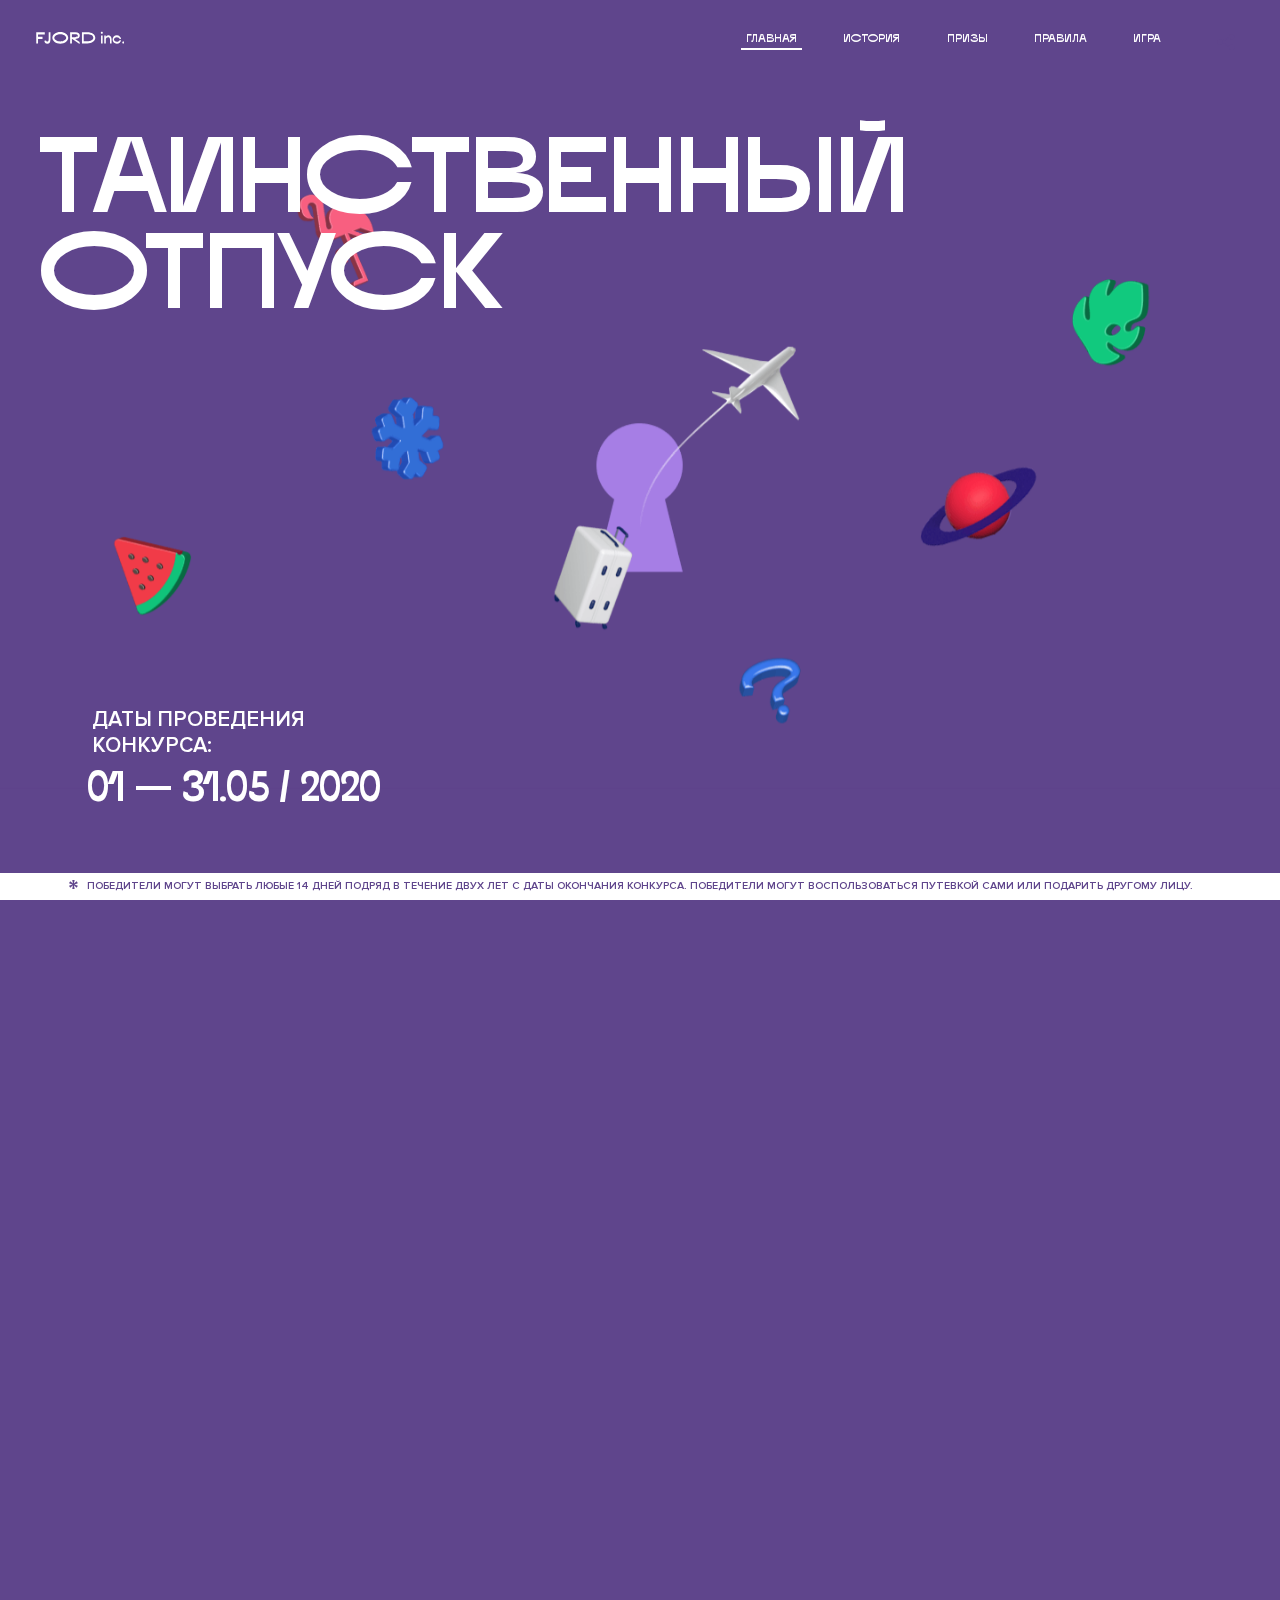
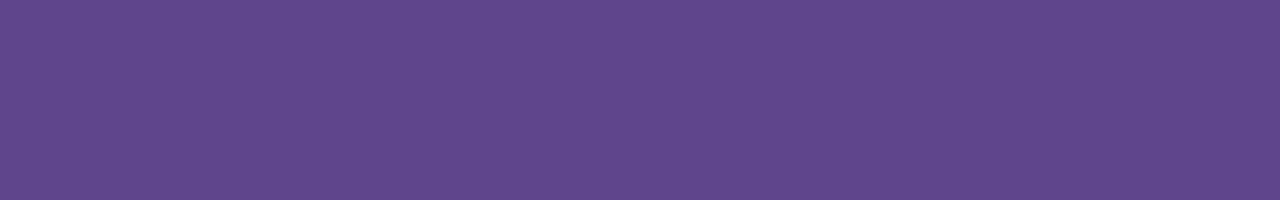
<file: 3/index.html>
<!DOCTYPE html>
<html lang="ru">
<head>
  <meta charset="UTF-8">
  <meta name="description" content="">
  <meta name="viewport" content="width=device-width, initial-scale=1.0">
  <meta http-equiv="X-UA-Compatible" content="ie=edge">
  <title>Mysterious Vacation</title>
<link href="css/style.min.css" rel="stylesheet">  <base href="https://htmlacademy-animation.github.io/444611-magic-vacation-1/3/">
</head>
<body>

  <header class="page-header js-header">
    <div class="page-header__wrapper">
      <a href="#" class="page-header__logo" aria-label="Перейти на страницу FJORD.Inc">
        <svg width="100" height="15" viewBox="0 0 100 15" fill="none" xmlns="http://www.w3.org/2000/svg">
          <path d="M0.26 1.4V14H2.276V8.906H7.334V6.44H2.276V3.848H9.872V1.4H0.26ZM12.733 14.36C15.127 14.36 16.243 12.65 16.243 9.5V1.4H14.263V8.96C14.263 11.21 13.723 11.876 12.733 11.876C11.833 11.876 11.473 11.3 11.347 10.58L9.36702 10.94C9.63702 13.046 10.663 14.36 12.733 14.36ZM18.3918 7.7C18.3918 11.372 22.3878 14.36 27.3198 14.36C32.2518 14.36 36.2478 11.372 36.2478 7.7C36.2478 4.028 32.2518 1.04 27.3198 1.04C22.3878 1.04 18.3918 4.028 18.3918 7.7ZM20.6058 7.7C20.6058 5.378 23.6118 3.524 27.3198 3.524C30.9918 3.524 33.9798 5.378 33.9798 7.7C33.9798 10.004 30.9918 11.858 27.3198 11.858C23.6118 11.858 20.6058 10.004 20.6058 7.7ZM40.403 14V8.906H40.799L49.079 14.702V12.38L44.039 8.906H44.201C47.999 8.906 49.277 7.304 49.277 5.162C49.277 3.092 47.999 1.4 44.201 1.4H38.387V14H40.403ZM43.535 3.722C45.785 3.722 47.045 4.136 47.045 5.432C47.045 6.764 45.785 7.034 43.535 7.034H40.403V3.722H43.535ZM51.6936 1.382V14H57.8676C62.7456 14 66.7236 11.534 66.7236 7.7C66.7236 3.848 62.7456 1.382 57.8676 1.382H51.6936ZM53.7096 11.624V3.722H57.5436C61.5396 3.722 64.4916 5.018 64.4916 7.7C64.4916 10.238 61.5396 11.624 57.5436 11.624H53.7096ZM73.1832 14.018H74.9832V5H73.1832V14.018ZM72.9132 1.976C72.9132 2.57 73.3992 3.092 74.0832 3.092C74.7492 3.092 75.2352 2.57 75.2352 1.976C75.2352 1.382 74.7672 0.805999 74.0832 0.805999C73.3812 0.805999 72.9132 1.382 72.9132 1.976ZM76.7867 14H78.5687V9.104C78.7487 8.006 79.5947 6.962 81.0887 6.962C82.1147 6.962 83.2667 7.448 83.2667 9.554V14H85.0487V9.014C85.0487 6.152 83.2307 4.73 81.3587 4.73C79.9187 4.73 79.0727 5.558 78.5687 6.854V5H76.7867V14ZM90.9898 14.27C93.5098 14.27 95.3818 12.506 95.7238 10.328H94.0498C93.7258 11.3 92.6998 12.02 90.9898 12.02C88.8478 12.02 87.7678 10.922 87.7678 9.59C87.7678 8.24 88.8478 6.962 90.9898 6.962C92.7538 6.962 93.7978 7.844 94.0858 8.924H95.7418C95.4358 6.71 93.6178 4.73 90.9898 4.73C88.0918 4.73 86.1298 7.124 86.1298 9.59C86.1298 12.074 88.1278 14.27 90.9898 14.27ZM97.0693 12.938C97.0693 13.658 97.5553 14.144 98.2753 14.144C98.9953 14.144 99.4813 13.658 99.4813 12.938C99.4813 12.2 98.9953 11.714 98.2753 11.714C97.5553 11.714 97.0693 12.2 97.0693 12.938Z" fill="currentColor"></path>
        </svg>
      </a>
      <button class="page-header__toggler js-menu-toggler" type="button" aria-label="Управление мобильным меню"><span>Меню</span></button>
      <nav class="page-header__nav">
        <div class="page-header__menu js-menu" id="menu">
          <ul>
            <li>
              <a class="js-menu-link active" href="#top" data-href="top">главная</a>
            </li>
            <li>
              <a class="js-menu-link" href="#story" data-href="story">история</a>
            </li>
            <li>
              <a class="js-menu-link" href="#prizes" data-href="prizes">призы</a>
            </li>
            <li>
              <a class="js-menu-link" href="#rules" data-href="rules">правила</a>
            </li>
            <li>
              <a class="js-menu-link" href="#game" data-href="game">игра</a>
            </li>
          </ul>
        </div>
        <div class="page-header__social">
          <div class="social-block js-social-block">
            <button class="social-block__toggler" aria-label="Управлять блоком с социальными кнопками">
              <svg width="26" height="22" viewBox="0 0 27 22" fill="none" xmlns="http://www.w3.org/2000/svg">
                <path d="M19.6721 7.43664C21.6273 7.43664 23.213 5.85095 23.213 3.89566C23.213 1.94037 21.6273 0.354675 19.6721 0.354675C17.7168 0.354675 16.1311 1.94037 16.1311 3.89566C16.1311 4.19968 16.1728 4.49178 16.2458 4.77345L7.21751 8.95527C6.57519 8.05214 5.52303 7.46049 4.33078 7.46049C2.37549 7.46049 0.789795 9.04618 0.789795 11.0015C0.789795 12.9568 2.37549 14.5425 4.33078 14.5425C5.52303 14.5425 6.57668 13.9508 7.21751 13.0477L16.2458 17.2295C16.1743 17.5112 16.1311 17.8033 16.1311 18.1073C16.1311 20.0626 17.7168 21.6483 19.6721 21.6483C21.6273 21.6483 23.213 20.0626 23.213 18.1073C23.213 16.152 21.6273 14.5663 19.6721 14.5663C18.4798 14.5663 17.4262 15.158 16.7853 16.0611L7.75701 11.8793C7.82854 11.5976 7.87176 11.3055 7.87176 11.0015C7.87176 10.6974 7.83003 10.4053 7.75701 10.1237L16.7853 5.94186C17.4262 6.84499 18.4783 7.43664 19.6721 7.43664Z" fill="currentColor"></path>
              </svg>
            </button>
            <ul class="social-block__list">
              <li>
                <a class="social-block__link social-block__link--fb" href="#" aria-label="Мы на Facebook">
                  <svg width="8" height="17" viewBox="0 0 8 17" fill="none" xmlns="http://www.w3.org/2000/svg">
                    <path d="M4.24646 16.9899H1.09275L1.05793 8.49828H0V5.30707H1.05793V3.81124C1.05793 1.42084 2.57654 0 5.21735 0H7.41758V3.18585H5.30841C4.28262 3.18585 4.2478 3.48582 4.2478 4.24914V5.30707H7.42964L7.16716 8.49828H4.2478V16.9899H4.24646Z" fill="currentColor"></path>
                  </svg>
                </a>
              </li>
              <li>
                <a class="social-block__link social-block__link--insta" href="#" aria-label="Мы в Instagram">
                  <svg width="15" height="15" viewBox="0 0 15 15" fill="none" xmlns="http://www.w3.org/2000/svg">
                    <path d="M11.0197 0H4.19806C2.14246 0 0.471191 1.66993 0.471191 3.72285V10.5499C0.471191 12.6082 2.14112 14.2727 4.19806 14.2727H11.0197C13.0753 14.2727 14.7466 12.6082 14.7466 10.5499V3.72285C14.7466 1.67127 13.0753 0 11.0197 0ZM11.0197 12.4849H4.19806C3.13076 12.4849 2.26432 11.6158 2.26432 10.5512V3.72419C2.26432 2.65956 3.13076 1.79715 4.19806 1.79715H11.0197C12.087 1.79715 12.9535 2.6609 12.9535 3.72419V10.5512C12.9535 11.6145 12.087 12.4849 11.0197 12.4849Z" fill="currentColor"></path>
                    <path d="M7.60887 3.11084C5.38989 3.11084 3.58203 4.9187 3.58203 7.14036C3.58203 9.35532 5.38989 11.1645 7.60887 11.1645C9.83053 11.1645 11.6357 9.35666 11.6357 7.14036C11.6357 4.9187 9.83053 3.11084 7.60887 3.11084ZM7.60887 9.36871C6.37551 9.36871 5.37784 8.37372 5.37784 7.14036C5.37784 5.90699 6.37551 4.90665 7.60887 4.90665C8.83822 4.90665 9.84259 5.90833 9.84259 7.14036C9.84392 8.37238 8.83822 9.36871 7.60887 9.36871Z" fill="currentColor"></path>
                    <path d="M11.3573 2.35962C10.8256 2.35962 10.3931 2.79752 10.3931 3.32381C10.3931 3.85546 10.8256 4.29336 11.3573 4.29336C11.8862 4.29336 12.3215 3.85546 12.3215 3.32381C12.3215 2.79752 11.8862 2.35962 11.3573 2.35962Z" fill="currentColor"></path>
                  </svg>
                </a>
              </li>
              <li>
                <a class="social-block__link social-block__link--vk" href="#" aria-label="Мы ВКонтакте">
                  <svg width="17" height="10" viewBox="0 0 17 10" fill="none" xmlns="http://www.w3.org/2000/svg">
                    <path d="M14.1234 4.9002C14.1234 4.9002 16.3623 1.72708 16.5866 0.680242C16.6595 0.312285 16.4947 0.103188 16.1069 0.103188C16.1069 0.103188 14.8193 0.103188 14.168 0.103188C13.7235 0.103188 13.5587 0.293278 13.4235 0.579768C13.4235 0.579768 12.3724 2.82553 11.0969 4.24712C10.6861 4.70333 10.4781 4.84318 10.2511 4.84318C10.0646 4.84318 9.98625 4.6911 9.98625 4.27834V0.649016C9.98625 0.147997 9.92545 0.00135496 9.5066 0.00135496H6.39628C6.15578 0.00135496 6.0085 0.134417 6.0085 0.324506C6.0085 0.801084 6.73406 0.908351 6.73406 2.20231V4.87305C6.73406 5.40529 6.70569 5.61575 6.45303 5.61575C5.78016 5.61575 4.19528 3.30618 3.30623 0.678887C3.12923 0.145282 2.93737 0 2.43475 0H0.486409C0.205373 0 0 0.190085 0 0.476576C0 0.991172 0.60666 3.40801 2.99277 6.64358C4.59927 8.8201 6.70569 10 8.60269 10C9.76196 10 10.0416 9.80312 10.0416 9.31432V7.63883C10.0416 7.22607 10.2065 7.04956 10.4429 7.04956C10.7078 7.04956 11.1847 7.13238 12.2805 8.22268C13.5843 9.47862 13.6762 10 14.3896 10H16.5676C16.7919 10 17 9.89273 17 9.52342C17 9.02919 16.3623 8.15343 15.384 7.10659C14.9801 6.56755 14.3302 5.98914 14.1248 5.72301C13.8275 5.40801 13.9154 5.23014 14.1234 4.9002Z" fill="currentColor"></path>
                  </svg>
                </a>
              </li>
            </ul>
          </div>
        </div>
      </nav>
    </div>
  </header>

  <main class="page-content">

    <section class="animation-screen"></section>

    <section class="screen screen--hidden screen--intro" id="top">
      <div class="screen__wrapper">
        <div class="intro">
          <h1 class="intro__title">Таинственный отпуск</h1>
          <div class="intro__content">
            <div class="intro__info">
              <p class="intro__label">Даты проведения конкурса:</p>
              <p class="intro__date">01 — 31.05 / 2020</p>
            </div>
            <div class="intro__message">
              <p>
                Отгадай первым место назначения и&nbsp;отправься в&nbsp;путешествие в&nbsp;любое время или получи один из многочисленных призов
                <svg width="16" height="16" viewBox="0 0 10 10" fill="none" xmlns="http://www.w3.org/2000/svg">
                  <path d="M0 6.35337L3.90271 4.99012L0 3.64663L1.34615 1.32374L4.44287 4.01073L3.67364 0H6.34615L5.57692 4.01073L8.65385 1.32374L10 3.64663L6.13405 4.99012L10 6.35337L8.65385 8.65651L5.57692 5.98927L6.34615 10H3.67364L4.44287 5.96952L1.34615 8.65651L0 6.35337Z" fill="currentColor"></path>
                </svg>
              </p>
            </div>
          </div>
        </div>
      </div>
      <div class="screen__footer js-footer">
        <button class="screen__footer-enlarge js-footer-toggler" type="button" aria-label="Показать сообщение">
          <svg width="10" height="10" viewBox="0 0 10 10" fill="none" xmlns="http://www.w3.org/2000/svg">
            <path d="M0 6.35337L3.90271 4.99012L0 3.64663L1.34615 1.32374L4.44287 4.01073L3.67364 0H6.34615L5.57692 4.01073L8.65385 1.32374L10 3.64663L6.13405 4.99012L10 6.35337L8.65385 8.65651L5.57692 5.98927L6.34615 10H3.67364L4.44287 5.96952L1.34615 8.65651L0 6.35337Z" fill="currentColor"></path>
          </svg>
        </button>
        <button class="screen__footer-collapse js-footer-toggler" type="button" aria-label="Скрыть сообщение">
          <svg width="13" height="13" viewBox="0 0 13 13" fill="none" xmlns="http://www.w3.org/2000/svg">
            <line x1="12.3536" y1="0.353553" x2="0.738349" y2="11.9688" stroke="currentColor"></line>
            <line x1="0.738319" y1="0.539925" x2="12.3535" y2="12.1551" stroke="currentColor"></line>
          </svg>
        </button>
        <div class="screen__footer-wrapper">
          <div class="screen__footer-announce">
            <p class="screen__footer-label">Даты проведения конкурса:</p>
            <p class="screen__footer-date">01 — 31.05 / 2020</p>
          </div>
          <div class="screen__footer-note">
            <p>
              <svg width="10" height="10" viewBox="0 0 10 10" fill="none" xmlns="http://www.w3.org/2000/svg">
                <path d="M0 6.35337L3.90271 4.99012L0 3.64663L1.34615 1.32374L4.44287 4.01073L3.67364 0H6.34615L5.57692 4.01073L8.65385 1.32374L10 3.64663L6.13405 4.99012L10 6.35337L8.65385 8.65651L5.57692 5.98927L6.34615 10H3.67364L4.44287 5.96952L1.34615 8.65651L0 6.35337Z" fill="currentColor"></path>
              </svg>
              <span>Победители могут выбрать любые 14 дней подряд в&nbsp;течение двух лет с&nbsp;даты окончания конкурса. Победители могут воспользоваться путевкой сами или подарить другому лицу.</span>
            </p>
          </div>
        </div>
      </div>
    </section>

    <section class="screen screen--hidden screen--story" id="story">

      <div class="slider swiper-container js-slider">

        <div class="swiper-wrapper">

          <div class="slider__item swiper-slide">
            <h2 class="slider__item-title">История</h2>
            <p class="slider__item-text">Джеймс Таргет был основателем компании &laquo;Fjord Inc.&raquo;. С&nbsp;1965 года &laquo;Fjord Inc.&raquo; прославилась надёжными и&nbsp;удобными чемоданами и&nbsp;аксессуарами для туристов.</p>
          </div>

          <div class="slider__item swiper-slide">
            <p class="slider__item-text">Когда Джеймсу было 7&nbsp;лет, в&nbsp;их&nbsp;доме гостил дядюшка и&nbsp;развлекал детей рассказами о&nbsp;своей поездке в&nbsp;место, показавшееся малышу Таргету невероятным. Тогда Джеймс решил, что однажды посетит его, но&nbsp;не&nbsp;будет рассказывать о&nbsp;мечте, пока не&nbsp;осуществит.</p>
          </div>

          <div class="slider__item swiper-slide">
            <p class="slider__item-text">Джеймс Таргет стал увлеченным путешественником. Он&nbsp;посетил 5&nbsp;континентов, 126&nbsp;стран.</p>
          </div>

          <div class="slider__item swiper-slide">
            <p class="slider__item-text">Он&nbsp;сплавлялся по&nbsp;Амазонке и&nbsp;погружался в&nbsp;пещеры Франции, медитировал в&nbsp;горах Тибета и&nbsp;пожимал руку вождя племени Акугауа.</p>
          </div>

          <div class="slider__item swiper-slide">
            <p class="slider__item-text">Из&nbsp;своих поездок Джеймс Таргет привозил идеи, как сделать свои чемоданы &laquo;Fjord Inc.&raquo; удобными и&nbsp;приспособленными к&nbsp;разным дорожным условиям.</p>
          </div>

          <div class="slider__item swiper-slide">
            <p class="slider__item-text">Всё это время Джеймс не&nbsp;оставлял идею поездки своей мечты. Однако, как только он&nbsp;брался за&nbsp;планирование, возникали препятствия, не&nbsp;позволяющие отправиться туда.</p>
          </div>

          <div class="slider__item swiper-slide">
            <p class="slider__item-text">В&nbsp;возрасте 67&nbsp;лет Джеймс Таргет попал под лавину и&nbsp;погиб. В&nbsp;своём завещании он&nbsp;поручил отправить в&nbsp;заветное путешествие трёх смельчаков, единых с&nbsp;ним духом.</p>
          </div>

          <div class="slider__item swiper-slide">
            <p class="slider__item-text">Тех, кто сможет узнать таинственное место, задавая вопросы специально обученному ИИ&nbsp;&laquo;Соне&raquo;, ждет фантастическое путешествие.</p>
          </div>
        </div>
        <div class="slider__controls">
          <button class="slider__control slider__control--prev js-control-prev" type="button" aria-label="Показать предыдущую историю">
            <svg width="12" height="22" viewBox="0 0 12 22" fill="none" xmlns="http://www.w3.org/2000/svg">
              <path d="M11 1L1 11L11 21" stroke="currentColor" stroke-width="2" stroke-linejoin="round"></path>
            </svg>
          </button>
          <button class="slider__control slider__control--next js-control-next" type="button" aria-label="Показать следующую историю">
            <svg width="12" height="22" viewBox="0 0 12 22" fill="none" xmlns="http://www.w3.org/2000/svg">
              <path d="M1 1L11 11L1 21" stroke="currentColor" stroke-width="2" stroke-linejoin="round"></path>
            </svg>
          </button>
        </div>
        <div class="slider__pagination swiper-pagination"></div>
      </div>
    </section>

    <section class="screen screen--hidden screen--prizes" id="prizes">
      <div class="screen__wrapper">
        <div class="prizes">
          <h2 class="prizes__title">ПРизы</h2>
          <div class="prizes__lead">
            <p>Найди ответ и&nbsp;получи один из&nbsp;призов:</p>
          </div>
          <ul class="prizes__list">
            <li class="prizes__item prizes__item--journeys">
              <div class="prizes__icon">
                <picture>
                  <source srcset="img/prize1-mob.svg" media="(orientation: portrait)">
                  <img src="img/prize1.svg" alt="">
                </picture>
              </div>
              <p class="prizes__desc">
                <b>3</b>
                <span>загадочных путешествия</span>
              </p>
            </li>
            <li class="prizes__item prizes__item--cases">
              <div class="prizes__icon">
                <picture>
                  <source srcset="img/prize2-mob.svg" media="(orientation: portrait)">
                  <img src="img/prize2.svg" alt="">
                </picture>
              </div>
              <p class="prizes__desc">
                <b>7</b>
                <span>надежных чемоданов</span>
              </p>
            </li>
            <li class="prizes__item prizes__item--codes">
              <div class="prizes__icon">
                <picture>
                  <source srcset="img/prize3-mob.svg" media="(orientation: portrait)">
                  <img src="img/prize3.svg" alt="">
                </picture>
              </div>
              <p class="prizes__desc">
                <b>900</b>
                <span>
                  промокодов на&nbsp;скидку 15%
                  <svg width="10" height="10" viewBox="0 0 10 10" fill="none" xmlns="http://www.w3.org/2000/svg">
                    <path d="M0 6.35337L3.90271 4.99012L0 3.64663L1.34615 1.32374L4.44287 4.01073L3.67364 0H6.34615L5.57692 4.01073L8.65385 1.32374L10 3.64663L6.13405 4.99012L10 6.35337L8.65385 8.65651L5.57692 5.98927L6.34615 10H3.67364L4.44287 5.96952L1.34615 8.65651L0 6.35337Z" fill="currentColor"></path>
                  </svg>
                </span>
              </p>
            </li>
          </ul>
        </div>
      </div>
      <div class="screen__footer js-footer">
        <button class="screen__footer-enlarge js-footer-toggler" type="button" aria-label="Показать сообщение">
          <svg width="10" height="10" viewBox="0 0 10 10" fill="none" xmlns="http://www.w3.org/2000/svg">
            <path d="M0 6.35337L3.90271 4.99012L0 3.64663L1.34615 1.32374L4.44287 4.01073L3.67364 0H6.34615L5.57692 4.01073L8.65385 1.32374L10 3.64663L6.13405 4.99012L10 6.35337L8.65385 8.65651L5.57692 5.98927L6.34615 10H3.67364L4.44287 5.96952L1.34615 8.65651L0 6.35337Z" fill="currentColor"></path>
          </svg>
        </button>
        <button class="screen__footer-collapse js-footer-toggler" type="button" aria-label="Скрыть сообщение">
          <svg width="13" height="13" viewBox="0 0 13 13" fill="none" xmlns="http://www.w3.org/2000/svg">
            <line x1="12.3536" y1="0.353553" x2="0.738349" y2="11.9688" stroke="currentColor"></line>
            <line x1="0.738319" y1="0.539925" x2="12.3535" y2="12.1551" stroke="currentColor"></line>
          </svg>
        </button>
        <div class="screen__footer-wrapper">
          <div class="screen__footer-announce">
            <p class="screen__footer-label">Даты проведения конкурса:</p>
            <p class="screen__footer-date">01 — 31.05 / 2020</p>
          </div>
          <div class="screen__footer-note">
            <p>
              <svg width="10" height="10" viewBox="0 0 10 10" fill="none" xmlns="http://www.w3.org/2000/svg">
                <path d="M0 6.35337L3.90271 4.99012L0 3.64663L1.34615 1.32374L4.44287 4.01073L3.67364 0H6.34615L5.57692 4.01073L8.65385 1.32374L10 3.64663L6.13405 4.99012L10 6.35337L8.65385 8.65651L5.57692 5.98927L6.34615 10H3.67364L4.44287 5.96952L1.34615 8.65651L0 6.35337Z" fill="currentColor"></path>
              </svg>
              <span>Скидка&nbsp;15% на&nbsp;единоразовое приобретение путёвки с&nbsp;1&nbsp;июня 2020 по&nbsp;31&nbsp;мая 2022&nbsp;года. Суммируется с&nbsp;другими акциями</span>
            </p>
          </div>
        </div>
      </div>
    </section>

    <section class="screen screen--hidden screen--rules" id="rules">
      <div class="screen__wrapper">
        <div class="rules">
          <h2 class="rules__title">Правила</h2>
          <div class="rules__lead">
            <p>Для того чтобы получить наследство Джеймса Таргета, тебе нужно выведать у&nbsp;&laquo;Сони&raquo;, куда предстоит отправиться тебе в&nbsp;случае победы</p>
          </div>
          <ol class="rules__list">
            <li class="rules__item">
              <p>Тебе отводится <br>5&nbsp;минут</p>
            </li>
            <li class="rules__item">
              <p>Задавай любые вопросы в&nbsp;текстовом поле</p>
            </li>
            <li class="rules__item">
              <p>Нажимай кнопку &laquo;Узнать&raquo;, чтобы получить ответ</p>
            </li>
            <li class="rules__item">
              <p>&laquo;Соня&raquo; может отвечать только&nbsp;Да или Нет</p>
            </li>
          </ol>
          <a href="#game" class="rules__link btn">Погнали!</a>
        </div>
      </div>
      <div class="screen__disclaimer">
        <div class="disclaimer">
          <ul>
            <li>
              <a href="#">Правовая информация</a>
            </li>
            <li>
              <a href="#">Подробные правила</a>
            </li>
          </ul>
        </div>
      </div>
    </section>

    <section class="screen screen--hidden screen--game" id="game">
      <div class="screen__wrapper">
        <div class="game">
          <div class="game__header">
            <h2 class="game__title">Игра</h2>
            <div class="game__counter">
              <span>05</span>:<span>00</span>
            </div>
          </div>
          <div class="game__body">
            <div class="chat">
              <div class="chat__body js-chat">
                <ul class="chat__list" id="messages"></ul>
              </div>
              <div class="chat__footer">
                <form action="#" method="post" class="form" id="message-form">
                  <div class="form__field">
                    <input type="text" id="message-field">
                    <label for="message-field">Задай вопрос</label>
                  </div>
                  <button class="form__button btn">
                    Узнать
                    <svg width="18" height="19" viewBox="0 0 18 19" fill="none" xmlns="http://www.w3.org/2000/svg">
                      <path stroke="currentColor" stroke-width="2" d="M9 19V1"></path>
                      <path d="M1 9l8-8 8 8" stroke="currentColor" stroke-width="2" stroke-linejoin="round"></path>
                    </svg>
                  </button>
                </form>
              </div>
            </div>
          </div>
          <!-- временные кнопки для показа результата -->
          <div class="game__buttons">
            <button class="game__button btn js-show-result" type="button" data-target="result">Положительный результат</button>
            <button class="game__button btn js-show-result" type="button" data-target="result2">Положительный результат - 2</button>
            <button class="game__button btn js-show-result" type="button" data-target="result3">Отрицательный результат</button>
          </div>
        </div>
      </div>
    </section>

    <section class="screen screen--hidden screen--result" id="result">
      <div class="screen__wrapper">
        <div class="result result--trip">
          <div class="result__image">
            <picture>
              <source srcset="img/result1-mob.png 1x, img/result1-mob@2x.png 2x" media="(max-width: 768px) and (orientation: portrait)">
              <img src="img/result1.png" srcset="img/result1@2x.png 2x" alt="">
            </picture>
          </div>
          <h2 class="result__title">
            <span class="visually-hidden">ПОбеда!</span>
            <svg xmlns="http://www.w3.org/2000/svg" viewBox="0 0 568.85 109.24">
              <path d="M16,24.44V92H2.6V8H75V92H61.52V24.44H16Z" transform="translate(-2.1 -1.5)" fill="none" stroke="currentColor"></path>
              <path d="M148.76,5.6c32.88,0,59.52,19.92,59.52,44.4s-26.64,44.4-59.52,44.4S89.24,74.48,89.24,50,115.88,5.6,148.76,5.6Zm0,72.12c24.48,0,44.4-12.36,44.4-27.72s-19.92-27.84-44.4-27.84C124,22.16,104,34.52,104,50S124,77.72,148.76,77.72Z" transform="translate(-2.1 -1.5)" fill="none" stroke="currentColor"></path>
              <path d="M287.36,8V24.44H236v14.4h25.32c25.44,0,34,11.16,34,26.52,0,15.6-8.52,26.64-34,26.64H222.56V8h64.8ZM256.88,76.52c15.12,0,23.52-2,23.52-11.52S272,54.44,256.88,54.44H236V76.52h20.88Z" transform="translate(-2.1 -1.5)" fill="none" stroke="currentColor"></path>
              <path d="M371.47,8V24.44H320.84V41.6h33.6V58h-33.6V75.56h50.64V92H307.4V8h64.08Z" transform="translate(-2.1 -1.5)" fill="none" stroke="currentColor"></path>
              <path d="M382.39,110.24V75.56h7.44c4.56-4.68,7.8-18.36,8.76-56L399,8h48.6V75.56h10v34.68H442.87V92H397v18.24H382.39Zm51.72-34.68V24.44H411.55v3.12c-0.48,22.44-3.24,37.68-7.2,48h29.76Z" transform="translate(-2.1 -1.5)" fill="none" stroke="currentColor"></path>
              <path d="M463.75,92l28-84h27.12l28.08,84H533.47l-7.8-23.52h-37.8L480.07,92H463.75Zm56.64-40L507,11.84,493.51,52h26.88Z" transform="translate(-2.1 -1.5)" fill="none" stroke="currentColor"></path>
              <path d="M554.12,70.4L555.55,2H569l1.44,68.4H554.12Zm8.28,6.36c4.8,0,8,3.24,8,8.16a8,8,0,1,1-16.08,0C554.35,80,557.59,76.76,562.39,76.76Z" transform="translate(-2.1 -1.5)" fill="none" stroke="currentColor"></path>
            </svg>
          </h2>
          <div class="result__text">
            <p>ты&nbsp;отправляешься в&nbsp;Арктику!</p>
          </div>
          <div class="result__form">
            <form action="#" method="post" class="form form--result">
              <label for="email-field" class="form__label">зарегистрируй результат</label>
              <input type="email" class="form__field" id="email-field" placeholder="e-mail для регистации результата и получения приза" required="">
              <button class="form__button btn">
                отправить
                <svg width="18" height="19" viewBox="0 0 18 19" fill="none" xmlns="http://www.w3.org/2000/svg">
                  <path stroke="currentColor" stroke-width="2" d="M9 19V1"></path>
                  <path d="M1 9l8-8 8 8" stroke="currentColor" stroke-width="2" stroke-linejoin="round"></path>
                </svg>
              </button>
            </form>
          </div>
        </div>
      </div>
    </section>

    <section class="screen screen--hidden screen--result" id="result2">
      <div class="screen__wrapper">
        <div class="result result--prize">
          <div class="result__image">
            <picture>
              <source srcset="img/result2-mob.png 1x, img/result2-mob@2x.png 2x" media="(max-width: 768px) and (orientation: portrait)">
              <img src="img/result2.png" srcset="img/result2@2x.png 2x" alt="">
            </picture>
          </div>
          <h2 class="result__title">
            <span class="visually-hidden">ПОбеда!</span>
            <svg xmlns="http://www.w3.org/2000/svg" viewBox="0 0 568.85 109.24">
              <path d="M16,24.44V92H2.6V8H75V92H61.52V24.44H16Z" transform="translate(-2.1 -1.5)" fill="none" stroke="currentColor"></path>
              <path d="M148.76,5.6c32.88,0,59.52,19.92,59.52,44.4s-26.64,44.4-59.52,44.4S89.24,74.48,89.24,50,115.88,5.6,148.76,5.6Zm0,72.12c24.48,0,44.4-12.36,44.4-27.72s-19.92-27.84-44.4-27.84C124,22.16,104,34.52,104,50S124,77.72,148.76,77.72Z" transform="translate(-2.1 -1.5)" fill="none" stroke="currentColor"></path>
              <path d="M287.36,8V24.44H236v14.4h25.32c25.44,0,34,11.16,34,26.52,0,15.6-8.52,26.64-34,26.64H222.56V8h64.8ZM256.88,76.52c15.12,0,23.52-2,23.52-11.52S272,54.44,256.88,54.44H236V76.52h20.88Z" transform="translate(-2.1 -1.5)" fill="none" stroke="currentColor"></path>
              <path d="M371.47,8V24.44H320.84V41.6h33.6V58h-33.6V75.56h50.64V92H307.4V8h64.08Z" transform="translate(-2.1 -1.5)" fill="none" stroke="currentColor"></path>
              <path d="M382.39,110.24V75.56h7.44c4.56-4.68,7.8-18.36,8.76-56L399,8h48.6V75.56h10v34.68H442.87V92H397v18.24H382.39Zm51.72-34.68V24.44H411.55v3.12c-0.48,22.44-3.24,37.68-7.2,48h29.76Z" transform="translate(-2.1 -1.5)" fill="none" stroke="currentColor"></path>
              <path d="M463.75,92l28-84h27.12l28.08,84H533.47l-7.8-23.52h-37.8L480.07,92H463.75Zm56.64-40L507,11.84,493.51,52h26.88Z" transform="translate(-2.1 -1.5)" fill="none" stroke="currentColor"></path>
              <path d="M554.12,70.4L555.55,2H569l1.44,68.4H554.12Zm8.28,6.36c4.8,0,8,3.24,8,8.16a8,8,0,1,1-16.08,0C554.35,80,557.59,76.76,562.39,76.76Z" transform="translate(-2.1 -1.5)" fill="none" stroke="currentColor"></path>
            </svg>
          </h2>
          <div class="result__text">
            <p>чемодан &laquo;Fjord&nbsp;Inc.&raquo;&nbsp;твой</p>
          </div>
          <div class="result__form">
            <form action="#" method="post" class="form form--result">
              <label for="email-field2" class="form__label">зарегистрируй результат</label>
              <input type="email" class="form__field" id="email-field2" placeholder="e-mail для регистации результата и получения приза" required="">
              <button class="form__button btn">
                отправить
                <svg width="18" height="19" viewBox="0 0 18 19" fill="none" xmlns="http://www.w3.org/2000/svg">
                  <path stroke="currentColor" stroke-width="2" d="M9 19V1"></path>
                  <path d="M1 9l8-8 8 8" stroke="currentColor" stroke-width="2" stroke-linejoin="round"></path>
                </svg>
              </button>
            </form>
          </div>
        </div>
      </div>
    </section>

    <section class="screen screen--hidden screen--result" id="result3">
      <div class="screen__wrapper">
        <div class="result result--negative">
          <div class="result__image">
            <picture>
              <source srcset="img/result3-mob.png 1x, img/result3-mob@2x.png 2x" media="(max-width: 768px) and (orientation: portrait)">
              <img src="img/result3.png" srcset="img/result3@2x.png 2x" alt="">
            </picture>
          </div>
          <h2 class="result__title">
            <span class="visually-hidden">Не угадал!</span>
            <svg xmlns="http://www.w3.org/2000/svg" viewBox="0 0 660.77 109.24">
              <path d="M2.66,92V8H16.1V42.2H53.3V8H66.74V92H53.3V58.64H16.1V92H2.66Z" transform="translate(-2.16 -1.5)" fill="none" stroke="currentColor"></path>
              <path d="M147.62,8V24.44H97V41.6h33.6V58H97V75.56h50.64V92H83.54V8h64.08Z" transform="translate(-2.16 -1.5)" fill="none" stroke="currentColor"></path>
              <path d="M199.22,8l20.52,42.36L235.34,8h16.44l-31,84H204.38l9.48-25.92L185.78,8h13.44Z" transform="translate(-2.16 -1.5)" fill="none" stroke="currentColor"></path>
              <path d="M273.74,24.44V92H260.3V8h50.16V24.44H273.74Z" transform="translate(-2.16 -1.5)" fill="none" stroke="currentColor"></path>
              <path d="M307.1,92l28-84h27.12l28.08,84H376.82L369,68.48h-37.8L323.42,92H307.1Zm56.64-40L350.3,11.84,336.86,52h26.88Z" transform="translate(-2.16 -1.5)" fill="none" stroke="currentColor"></path>
              <path d="M396.38,110.24V75.56h7.44c4.56-4.68,7.8-18.36,8.76-56L412.94,8h48.6V75.56h10v34.68H456.86V92H411v18.24H396.38ZM448.1,75.56V24.44H425.54v3.12c-0.48,22.44-3.24,37.68-7.2,48H448.1Z" transform="translate(-2.16 -1.5)" fill="none" stroke="currentColor"></path>
              <path d="M477.74,92l28-84h27.12L560.9,92H547.46l-7.8-23.52h-37.8L494.06,92H477.74Zm56.64-40-13.44-40.2L507.5,52h26.88Z" transform="translate(-2.16 -1.5)" fill="none" stroke="currentColor"></path>
              <path d="M568.7,76.88a13.77,13.77,0,0,0,5,1c6.6,0,10.44-6.24,12-58.32L586.22,8h46.2V92H619V24.44H598.82l-0.12,3.12C597.14,81,589,94.4,573.74,94.4a28.55,28.55,0,0,1-6.72-.84Z" transform="translate(-2.16 -1.5)" fill="none" stroke="currentColor"></path>
              <path d="M646.1,70.4L647.54,2H661l1.44,68.4H646.1Zm8.28,6.36c4.8,0,8,3.24,8,8.16a8,8,0,0,1-16.08,0C646.34,80,649.58,76.76,654.38,76.76Z" transform="translate(-2.16 -1.5)" fill="none" stroke="currentColor"></path>
            </svg>
          </h2>
          <button class="result__button js-play" type="button">
            не сдавайся!
            <span>
              <svg width="27" height="22" viewBox="0 0 27 22" fill="none" xmlns="http://www.w3.org/2000/svg">
                <path d="M10.6899 1.47998C5.42992 1.47998 1.16992 5.73998 1.16992 11C1.16992 16.26 5.42992 20.52 10.6899 20.52C15.9499 20.52 20.2099 16.26 20.2099 11V7.13998" stroke="currentColor" stroke-width="2" stroke-miterlimit="10"></path>
                <path d="M15.1099 12.5099L20.1499 7.13989L25.3099 12.6299" stroke="currentColor" stroke-width="2" stroke-miterlimit="10" stroke-linejoin="round"></path>
              </svg>
            </span>
          </button>
        </div>
      </div>
    </section>

  </main>

<script src="js/script.js"></script></body>
</html>
</file>
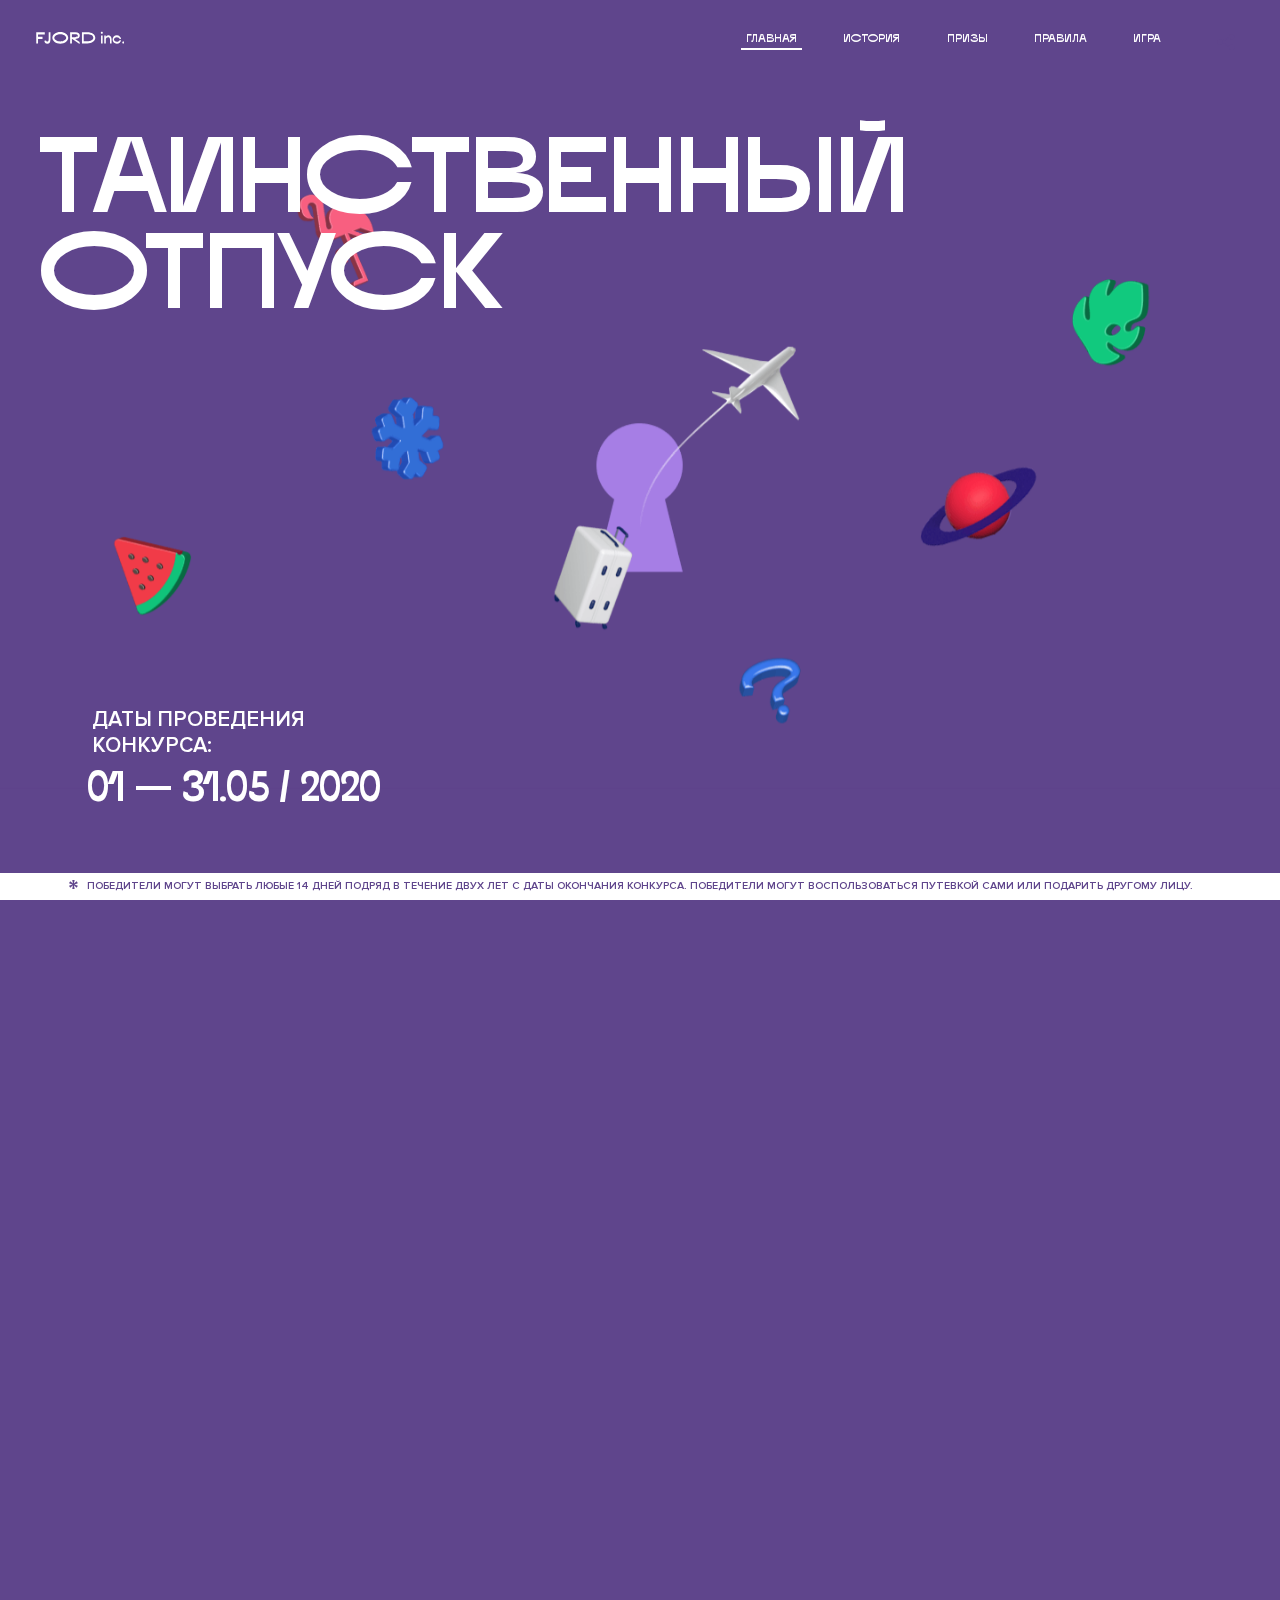
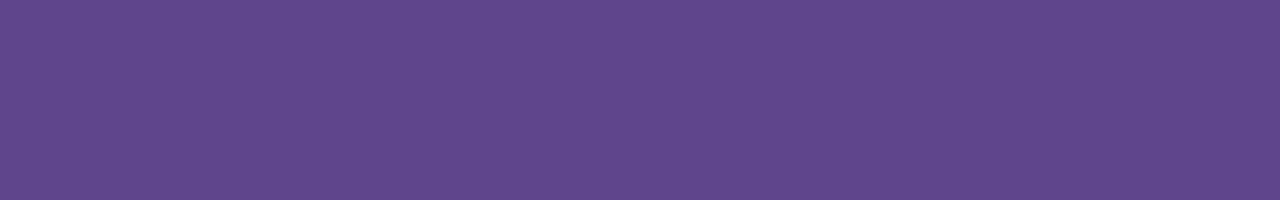
<file: 4/index.html>
<!DOCTYPE html>
<html lang="ru">
<head>
  <meta charset="UTF-8">
  <meta name="description" content="">
  <meta name="viewport" content="width=device-width, initial-scale=1.0">
  <meta http-equiv="X-UA-Compatible" content="ie=edge">
  <title>Mysterious Vacation</title>
<link href="css/style.min.css" rel="stylesheet">  <base href="https://htmlacademy-animation.github.io/444611-magic-vacation-1/4/">
</head>
<body>

  <header class="page-header js-header">
    <div class="page-header__wrapper">
      <a href="#" class="page-header__logo" aria-label="Перейти на страницу FJORD.Inc">
        <svg width="100" height="15" viewBox="0 0 100 15" fill="none" xmlns="http://www.w3.org/2000/svg">
          <path d="M0.26 1.4V14H2.276V8.906H7.334V6.44H2.276V3.848H9.872V1.4H0.26ZM12.733 14.36C15.127 14.36 16.243 12.65 16.243 9.5V1.4H14.263V8.96C14.263 11.21 13.723 11.876 12.733 11.876C11.833 11.876 11.473 11.3 11.347 10.58L9.36702 10.94C9.63702 13.046 10.663 14.36 12.733 14.36ZM18.3918 7.7C18.3918 11.372 22.3878 14.36 27.3198 14.36C32.2518 14.36 36.2478 11.372 36.2478 7.7C36.2478 4.028 32.2518 1.04 27.3198 1.04C22.3878 1.04 18.3918 4.028 18.3918 7.7ZM20.6058 7.7C20.6058 5.378 23.6118 3.524 27.3198 3.524C30.9918 3.524 33.9798 5.378 33.9798 7.7C33.9798 10.004 30.9918 11.858 27.3198 11.858C23.6118 11.858 20.6058 10.004 20.6058 7.7ZM40.403 14V8.906H40.799L49.079 14.702V12.38L44.039 8.906H44.201C47.999 8.906 49.277 7.304 49.277 5.162C49.277 3.092 47.999 1.4 44.201 1.4H38.387V14H40.403ZM43.535 3.722C45.785 3.722 47.045 4.136 47.045 5.432C47.045 6.764 45.785 7.034 43.535 7.034H40.403V3.722H43.535ZM51.6936 1.382V14H57.8676C62.7456 14 66.7236 11.534 66.7236 7.7C66.7236 3.848 62.7456 1.382 57.8676 1.382H51.6936ZM53.7096 11.624V3.722H57.5436C61.5396 3.722 64.4916 5.018 64.4916 7.7C64.4916 10.238 61.5396 11.624 57.5436 11.624H53.7096ZM73.1832 14.018H74.9832V5H73.1832V14.018ZM72.9132 1.976C72.9132 2.57 73.3992 3.092 74.0832 3.092C74.7492 3.092 75.2352 2.57 75.2352 1.976C75.2352 1.382 74.7672 0.805999 74.0832 0.805999C73.3812 0.805999 72.9132 1.382 72.9132 1.976ZM76.7867 14H78.5687V9.104C78.7487 8.006 79.5947 6.962 81.0887 6.962C82.1147 6.962 83.2667 7.448 83.2667 9.554V14H85.0487V9.014C85.0487 6.152 83.2307 4.73 81.3587 4.73C79.9187 4.73 79.0727 5.558 78.5687 6.854V5H76.7867V14ZM90.9898 14.27C93.5098 14.27 95.3818 12.506 95.7238 10.328H94.0498C93.7258 11.3 92.6998 12.02 90.9898 12.02C88.8478 12.02 87.7678 10.922 87.7678 9.59C87.7678 8.24 88.8478 6.962 90.9898 6.962C92.7538 6.962 93.7978 7.844 94.0858 8.924H95.7418C95.4358 6.71 93.6178 4.73 90.9898 4.73C88.0918 4.73 86.1298 7.124 86.1298 9.59C86.1298 12.074 88.1278 14.27 90.9898 14.27ZM97.0693 12.938C97.0693 13.658 97.5553 14.144 98.2753 14.144C98.9953 14.144 99.4813 13.658 99.4813 12.938C99.4813 12.2 98.9953 11.714 98.2753 11.714C97.5553 11.714 97.0693 12.2 97.0693 12.938Z" fill="currentColor"></path>
        </svg>
      </a>
      <button class="page-header__toggler js-menu-toggler" type="button" aria-label="Управление мобильным меню"><span>Меню</span></button>
      <nav class="page-header__nav">
        <div class="page-header__menu js-menu" id="menu">
          <ul>
            <li>
              <a class="js-menu-link active" href="#top" data-href="top">главная</a>
            </li>
            <li>
              <a class="js-menu-link" href="#story" data-href="story">история</a>
            </li>
            <li>
              <a class="js-menu-link" href="#prizes" data-href="prizes">призы</a>
            </li>
            <li>
              <a class="js-menu-link" href="#rules" data-href="rules">правила</a>
            </li>
            <li>
              <a class="js-menu-link" href="#game" data-href="game">игра</a>
            </li>
          </ul>
        </div>
        <div class="page-header__social">
          <div class="social-block js-social-block">
            <button class="social-block__toggler" aria-label="Управлять блоком с социальными кнопками">
              <svg width="26" height="22" viewBox="0 0 27 22" fill="none" xmlns="http://www.w3.org/2000/svg">
                <path d="M19.6721 7.43664C21.6273 7.43664 23.213 5.85095 23.213 3.89566C23.213 1.94037 21.6273 0.354675 19.6721 0.354675C17.7168 0.354675 16.1311 1.94037 16.1311 3.89566C16.1311 4.19968 16.1728 4.49178 16.2458 4.77345L7.21751 8.95527C6.57519 8.05214 5.52303 7.46049 4.33078 7.46049C2.37549 7.46049 0.789795 9.04618 0.789795 11.0015C0.789795 12.9568 2.37549 14.5425 4.33078 14.5425C5.52303 14.5425 6.57668 13.9508 7.21751 13.0477L16.2458 17.2295C16.1743 17.5112 16.1311 17.8033 16.1311 18.1073C16.1311 20.0626 17.7168 21.6483 19.6721 21.6483C21.6273 21.6483 23.213 20.0626 23.213 18.1073C23.213 16.152 21.6273 14.5663 19.6721 14.5663C18.4798 14.5663 17.4262 15.158 16.7853 16.0611L7.75701 11.8793C7.82854 11.5976 7.87176 11.3055 7.87176 11.0015C7.87176 10.6974 7.83003 10.4053 7.75701 10.1237L16.7853 5.94186C17.4262 6.84499 18.4783 7.43664 19.6721 7.43664Z" fill="currentColor"></path>
              </svg>
            </button>
            <ul class="social-block__list">
              <li>
                <a class="social-block__link social-block__link--fb" href="#" aria-label="Мы на Facebook">
                  <svg width="8" height="17" viewBox="0 0 8 17" fill="none" xmlns="http://www.w3.org/2000/svg">
                    <path d="M4.24646 16.9899H1.09275L1.05793 8.49828H0V5.30707H1.05793V3.81124C1.05793 1.42084 2.57654 0 5.21735 0H7.41758V3.18585H5.30841C4.28262 3.18585 4.2478 3.48582 4.2478 4.24914V5.30707H7.42964L7.16716 8.49828H4.2478V16.9899H4.24646Z" fill="currentColor"></path>
                  </svg>
                </a>
              </li>
              <li>
                <a class="social-block__link social-block__link--insta" href="#" aria-label="Мы в Instagram">
                  <svg width="15" height="15" viewBox="0 0 15 15" fill="none" xmlns="http://www.w3.org/2000/svg">
                    <path d="M11.0197 0H4.19806C2.14246 0 0.471191 1.66993 0.471191 3.72285V10.5499C0.471191 12.6082 2.14112 14.2727 4.19806 14.2727H11.0197C13.0753 14.2727 14.7466 12.6082 14.7466 10.5499V3.72285C14.7466 1.67127 13.0753 0 11.0197 0ZM11.0197 12.4849H4.19806C3.13076 12.4849 2.26432 11.6158 2.26432 10.5512V3.72419C2.26432 2.65956 3.13076 1.79715 4.19806 1.79715H11.0197C12.087 1.79715 12.9535 2.6609 12.9535 3.72419V10.5512C12.9535 11.6145 12.087 12.4849 11.0197 12.4849Z" fill="currentColor"></path>
                    <path d="M7.60887 3.11084C5.38989 3.11084 3.58203 4.9187 3.58203 7.14036C3.58203 9.35532 5.38989 11.1645 7.60887 11.1645C9.83053 11.1645 11.6357 9.35666 11.6357 7.14036C11.6357 4.9187 9.83053 3.11084 7.60887 3.11084ZM7.60887 9.36871C6.37551 9.36871 5.37784 8.37372 5.37784 7.14036C5.37784 5.90699 6.37551 4.90665 7.60887 4.90665C8.83822 4.90665 9.84259 5.90833 9.84259 7.14036C9.84392 8.37238 8.83822 9.36871 7.60887 9.36871Z" fill="currentColor"></path>
                    <path d="M11.3573 2.35962C10.8256 2.35962 10.3931 2.79752 10.3931 3.32381C10.3931 3.85546 10.8256 4.29336 11.3573 4.29336C11.8862 4.29336 12.3215 3.85546 12.3215 3.32381C12.3215 2.79752 11.8862 2.35962 11.3573 2.35962Z" fill="currentColor"></path>
                  </svg>
                </a>
              </li>
              <li>
                <a class="social-block__link social-block__link--vk" href="#" aria-label="Мы ВКонтакте">
                  <svg width="17" height="10" viewBox="0 0 17 10" fill="none" xmlns="http://www.w3.org/2000/svg">
                    <path d="M14.1234 4.9002C14.1234 4.9002 16.3623 1.72708 16.5866 0.680242C16.6595 0.312285 16.4947 0.103188 16.1069 0.103188C16.1069 0.103188 14.8193 0.103188 14.168 0.103188C13.7235 0.103188 13.5587 0.293278 13.4235 0.579768C13.4235 0.579768 12.3724 2.82553 11.0969 4.24712C10.6861 4.70333 10.4781 4.84318 10.2511 4.84318C10.0646 4.84318 9.98625 4.6911 9.98625 4.27834V0.649016C9.98625 0.147997 9.92545 0.00135496 9.5066 0.00135496H6.39628C6.15578 0.00135496 6.0085 0.134417 6.0085 0.324506C6.0085 0.801084 6.73406 0.908351 6.73406 2.20231V4.87305C6.73406 5.40529 6.70569 5.61575 6.45303 5.61575C5.78016 5.61575 4.19528 3.30618 3.30623 0.678887C3.12923 0.145282 2.93737 0 2.43475 0H0.486409C0.205373 0 0 0.190085 0 0.476576C0 0.991172 0.60666 3.40801 2.99277 6.64358C4.59927 8.8201 6.70569 10 8.60269 10C9.76196 10 10.0416 9.80312 10.0416 9.31432V7.63883C10.0416 7.22607 10.2065 7.04956 10.4429 7.04956C10.7078 7.04956 11.1847 7.13238 12.2805 8.22268C13.5843 9.47862 13.6762 10 14.3896 10H16.5676C16.7919 10 17 9.89273 17 9.52342C17 9.02919 16.3623 8.15343 15.384 7.10659C14.9801 6.56755 14.3302 5.98914 14.1248 5.72301C13.8275 5.40801 13.9154 5.23014 14.1234 4.9002Z" fill="currentColor"></path>
                  </svg>
                </a>
              </li>
            </ul>
          </div>
        </div>
      </nav>
    </div>
  </header>

  <main class="page-content">

    <section class="animation-screen"></section>

    <section class="screen screen--hidden screen--intro" id="top">
      <div class="screen__wrapper">
        <div class="intro">
          <h1 class="intro__title">Таинственный отпуск</h1>
          <div class="intro__content">
            <div class="intro__info">
              <p class="intro__label">Даты проведения конкурса:</p>
              <p class="intro__date">01 — 31.05 / 2020</p>
            </div>
            <div class="intro__message">
              <p>
                Отгадай первым место назначения и&nbsp;отправься в&nbsp;путешествие в&nbsp;любое время или получи один из многочисленных призов
                <svg width="16" height="16" viewBox="0 0 10 10" fill="none" xmlns="http://www.w3.org/2000/svg">
                  <path d="M0 6.35337L3.90271 4.99012L0 3.64663L1.34615 1.32374L4.44287 4.01073L3.67364 0H6.34615L5.57692 4.01073L8.65385 1.32374L10 3.64663L6.13405 4.99012L10 6.35337L8.65385 8.65651L5.57692 5.98927L6.34615 10H3.67364L4.44287 5.96952L1.34615 8.65651L0 6.35337Z" fill="currentColor"></path>
                </svg>
              </p>
            </div>
          </div>
        </div>
      </div>
      <div class="screen__footer js-footer">
        <button class="screen__footer-enlarge js-footer-toggler" type="button" aria-label="Показать сообщение">
          <svg width="10" height="10" viewBox="0 0 10 10" fill="none" xmlns="http://www.w3.org/2000/svg">
            <path d="M0 6.35337L3.90271 4.99012L0 3.64663L1.34615 1.32374L4.44287 4.01073L3.67364 0H6.34615L5.57692 4.01073L8.65385 1.32374L10 3.64663L6.13405 4.99012L10 6.35337L8.65385 8.65651L5.57692 5.98927L6.34615 10H3.67364L4.44287 5.96952L1.34615 8.65651L0 6.35337Z" fill="currentColor"></path>
          </svg>
        </button>
        <button class="screen__footer-collapse js-footer-toggler" type="button" aria-label="Скрыть сообщение">
          <svg width="13" height="13" viewBox="0 0 13 13" fill="none" xmlns="http://www.w3.org/2000/svg">
            <line x1="12.3536" y1="0.353553" x2="0.738349" y2="11.9688" stroke="currentColor"></line>
            <line x1="0.738319" y1="0.539925" x2="12.3535" y2="12.1551" stroke="currentColor"></line>
          </svg>
        </button>
        <div class="screen__footer-wrapper">
          <div class="screen__footer-announce">
            <p class="screen__footer-label">Даты проведения конкурса:</p>
            <p class="screen__footer-date">01 — 31.05 / 2020</p>
          </div>
          <div class="screen__footer-note">
            <p>
              <svg width="10" height="10" viewBox="0 0 10 10" fill="none" xmlns="http://www.w3.org/2000/svg">
                <path d="M0 6.35337L3.90271 4.99012L0 3.64663L1.34615 1.32374L4.44287 4.01073L3.67364 0H6.34615L5.57692 4.01073L8.65385 1.32374L10 3.64663L6.13405 4.99012L10 6.35337L8.65385 8.65651L5.57692 5.98927L6.34615 10H3.67364L4.44287 5.96952L1.34615 8.65651L0 6.35337Z" fill="currentColor"></path>
              </svg>
              <span>Победители могут выбрать любые 14 дней подряд в&nbsp;течение двух лет с&nbsp;даты окончания конкурса. Победители могут воспользоваться путевкой сами или подарить другому лицу.</span>
            </p>
          </div>
        </div>
      </div>
    </section>

    <section class="screen screen--hidden screen--story" id="story">

      <div class="slider swiper-container js-slider">

        <div class="swiper-wrapper">

          <div class="slider__item swiper-slide">
            <h2 class="slider__item-title">История</h2>
            <p class="slider__item-text">Джеймс Таргет был основателем компании &laquo;Fjord Inc.&raquo;. С&nbsp;1965 года &laquo;Fjord Inc.&raquo; прославилась надёжными и&nbsp;удобными чемоданами и&nbsp;аксессуарами для туристов.</p>
          </div>

          <div class="slider__item swiper-slide">
            <p class="slider__item-text">Когда Джеймсу было 7&nbsp;лет, в&nbsp;их&nbsp;доме гостил дядюшка и&nbsp;развлекал детей рассказами о&nbsp;своей поездке в&nbsp;место, показавшееся малышу Таргету невероятным. Тогда Джеймс решил, что однажды посетит его, но&nbsp;не&nbsp;будет рассказывать о&nbsp;мечте, пока не&nbsp;осуществит.</p>
          </div>

          <div class="slider__item swiper-slide">
            <p class="slider__item-text">Джеймс Таргет стал увлеченным путешественником. Он&nbsp;посетил 5&nbsp;континентов, 126&nbsp;стран.</p>
          </div>

          <div class="slider__item swiper-slide">
            <p class="slider__item-text">Он&nbsp;сплавлялся по&nbsp;Амазонке и&nbsp;погружался в&nbsp;пещеры Франции, медитировал в&nbsp;горах Тибета и&nbsp;пожимал руку вождя племени Акугауа.</p>
          </div>

          <div class="slider__item swiper-slide">
            <p class="slider__item-text">Из&nbsp;своих поездок Джеймс Таргет привозил идеи, как сделать свои чемоданы &laquo;Fjord Inc.&raquo; удобными и&nbsp;приспособленными к&nbsp;разным дорожным условиям.</p>
          </div>

          <div class="slider__item swiper-slide">
            <p class="slider__item-text">Всё это время Джеймс не&nbsp;оставлял идею поездки своей мечты. Однако, как только он&nbsp;брался за&nbsp;планирование, возникали препятствия, не&nbsp;позволяющие отправиться туда.</p>
          </div>

          <div class="slider__item swiper-slide">
            <p class="slider__item-text">В&nbsp;возрасте 67&nbsp;лет Джеймс Таргет попал под лавину и&nbsp;погиб. В&nbsp;своём завещании он&nbsp;поручил отправить в&nbsp;заветное путешествие трёх смельчаков, единых с&nbsp;ним духом.</p>
          </div>

          <div class="slider__item swiper-slide">
            <p class="slider__item-text">Тех, кто сможет узнать таинственное место, задавая вопросы специально обученному ИИ&nbsp;&laquo;Соне&raquo;, ждет фантастическое путешествие.</p>
          </div>
        </div>
        <div class="slider__controls">
          <button class="slider__control slider__control--prev js-control-prev" type="button" aria-label="Показать предыдущую историю">
            <svg width="12" height="22" viewBox="0 0 12 22" fill="none" xmlns="http://www.w3.org/2000/svg">
              <path d="M11 1L1 11L11 21" stroke="currentColor" stroke-width="2" stroke-linejoin="round"></path>
            </svg>
          </button>
          <button class="slider__control slider__control--next js-control-next" type="button" aria-label="Показать следующую историю">
            <svg width="12" height="22" viewBox="0 0 12 22" fill="none" xmlns="http://www.w3.org/2000/svg">
              <path d="M1 1L11 11L1 21" stroke="currentColor" stroke-width="2" stroke-linejoin="round"></path>
            </svg>
          </button>
        </div>
        <div class="slider__pagination swiper-pagination"></div>
      </div>
    </section>

    <section class="screen screen--hidden screen--prizes" id="prizes">
      <div class="screen__wrapper">
        <div class="prizes">
          <h2 class="prizes__title">ПРизы</h2>
          <div class="prizes__lead">
            <p>Найди ответ и&nbsp;получи один из&nbsp;призов:</p>
          </div>
          <ul class="prizes__list">
            <li class="prizes__item prizes__item--journeys">
              <div class="prizes__icon">
                <picture>
                  <source srcset="img/prize1-mob.svg" media="(orientation: portrait)">
                  <img src="img/prize1.svg" alt="">
                </picture>
              </div>
              <p class="prizes__desc">
                <b>3</b>
                <span>загадочных путешествия</span>
              </p>
            </li>
            <li class="prizes__item prizes__item--cases">
              <div class="prizes__icon">
                <picture>
                  <source srcset="img/prize2-mob.svg" media="(orientation: portrait)">
                  <img src="img/prize2.svg" alt="">
                </picture>
              </div>
              <p class="prizes__desc">
                <b>7</b>
                <span>надежных чемоданов</span>
              </p>
            </li>
            <li class="prizes__item prizes__item--codes">
              <div class="prizes__icon">
                <picture>
                  <source srcset="img/prize3-mob.svg" media="(orientation: portrait)">
                  <img src="img/prize3.svg" alt="">
                </picture>
              </div>
              <p class="prizes__desc">
                <b>900</b>
                <span>
                  промокодов на&nbsp;скидку 15%
                  <svg width="10" height="10" viewBox="0 0 10 10" fill="none" xmlns="http://www.w3.org/2000/svg">
                    <path d="M0 6.35337L3.90271 4.99012L0 3.64663L1.34615 1.32374L4.44287 4.01073L3.67364 0H6.34615L5.57692 4.01073L8.65385 1.32374L10 3.64663L6.13405 4.99012L10 6.35337L8.65385 8.65651L5.57692 5.98927L6.34615 10H3.67364L4.44287 5.96952L1.34615 8.65651L0 6.35337Z" fill="currentColor"></path>
                  </svg>
                </span>
              </p>
            </li>
          </ul>
        </div>
      </div>
      <div class="screen__footer js-footer">
        <button class="screen__footer-enlarge js-footer-toggler" type="button" aria-label="Показать сообщение">
          <svg width="10" height="10" viewBox="0 0 10 10" fill="none" xmlns="http://www.w3.org/2000/svg">
            <path d="M0 6.35337L3.90271 4.99012L0 3.64663L1.34615 1.32374L4.44287 4.01073L3.67364 0H6.34615L5.57692 4.01073L8.65385 1.32374L10 3.64663L6.13405 4.99012L10 6.35337L8.65385 8.65651L5.57692 5.98927L6.34615 10H3.67364L4.44287 5.96952L1.34615 8.65651L0 6.35337Z" fill="currentColor"></path>
          </svg>
        </button>
        <button class="screen__footer-collapse js-footer-toggler" type="button" aria-label="Скрыть сообщение">
          <svg width="13" height="13" viewBox="0 0 13 13" fill="none" xmlns="http://www.w3.org/2000/svg">
            <line x1="12.3536" y1="0.353553" x2="0.738349" y2="11.9688" stroke="currentColor"></line>
            <line x1="0.738319" y1="0.539925" x2="12.3535" y2="12.1551" stroke="currentColor"></line>
          </svg>
        </button>
        <div class="screen__footer-wrapper">
          <div class="screen__footer-announce">
            <p class="screen__footer-label">Даты проведения конкурса:</p>
            <p class="screen__footer-date">01 — 31.05 / 2020</p>
          </div>
          <div class="screen__footer-note">
            <p>
              <svg width="10" height="10" viewBox="0 0 10 10" fill="none" xmlns="http://www.w3.org/2000/svg">
                <path d="M0 6.35337L3.90271 4.99012L0 3.64663L1.34615 1.32374L4.44287 4.01073L3.67364 0H6.34615L5.57692 4.01073L8.65385 1.32374L10 3.64663L6.13405 4.99012L10 6.35337L8.65385 8.65651L5.57692 5.98927L6.34615 10H3.67364L4.44287 5.96952L1.34615 8.65651L0 6.35337Z" fill="currentColor"></path>
              </svg>
              <span>Скидка&nbsp;15% на&nbsp;единоразовое приобретение путёвки с&nbsp;1&nbsp;июня 2020 по&nbsp;31&nbsp;мая 2022&nbsp;года. Суммируется с&nbsp;другими акциями</span>
            </p>
          </div>
        </div>
      </div>
    </section>

    <section class="screen screen--hidden screen--rules" id="rules">
      <div class="screen__wrapper">
        <div class="rules">
          <h2 class="rules__title">Правила</h2>
          <div class="rules__lead">
            <p>Для того чтобы получить наследство Джеймса Таргета, тебе нужно выведать у&nbsp;&laquo;Сони&raquo;, куда предстоит отправиться тебе в&nbsp;случае победы</p>
          </div>
          <ol class="rules__list">
            <li class="rules__item">
              <p>Тебе отводится <br>5&nbsp;минут</p>
            </li>
            <li class="rules__item">
              <p>Задавай любые вопросы в&nbsp;текстовом поле</p>
            </li>
            <li class="rules__item">
              <p>Нажимай кнопку &laquo;Узнать&raquo;, чтобы получить ответ</p>
            </li>
            <li class="rules__item">
              <p>&laquo;Соня&raquo; может отвечать только&nbsp;Да или Нет</p>
            </li>
          </ol>
            <a href="#game" class="rules__link btn"></a>
        </div>
      </div>
      <div class="screen__disclaimer">
        <div class="disclaimer">
          <ul>
            <li>
              <a href="#">Правовая информация</a>
            </li>
            <li>
              <a href="#">Подробные правила</a>
            </li>
          </ul>
        </div>
      </div>
    </section>

    <section class="screen screen--hidden screen--game" id="game">
      <div class="screen__wrapper">
        <div class="game">
          <div class="game__header">
            <h2 class="game__title">Игра</h2>
            <div class="game__counter">
              <span>05</span>:<span>00</span>
            </div>
          </div>
          <div class="game__body">
            <div class="chat">
              <div class="chat__body js-chat">
                <ul class="chat__list" id="messages"></ul>
              </div>
              <div class="chat__footer">
                <form action="#" method="post" class="form" id="message-form">
                  <div class="form__field">
                      <input type="text" id="message-field">
                      <label for="message-field">Задай вопрос</label>
                  </div>
                  <button class="form__button btn">
                    Узнать
                    <svg width="18" height="19" viewBox="0 0 18 19" fill="none" xmlns="http://www.w3.org/2000/svg">
                      <path stroke="currentColor" stroke-width="2" d="M9 19V1"></path>
                      <path d="M1 9l8-8 8 8" stroke="currentColor" stroke-width="2" stroke-linejoin="round"></path>
                    </svg>
                  </button>
                </form>
              </div>
            </div>
          </div>
          <!-- временные кнопки для показа результата -->
          <div class="game__buttons">
            <button class="game__button btn js-show-result" type="button" data-target="result">Положительный результат</button>
            <button class="game__button btn js-show-result" type="button" data-target="result2">Положительный результат - 2</button>
            <button class="game__button btn js-show-result" type="button" data-target="result3">Отрицательный результат</button>
          </div>
        </div>
      </div>
    </section>

    <section class="screen screen--hidden screen--result" id="result">
      <div class="screen__wrapper">
        <div class="result result--trip">
          <div class="result__image">
            <picture>
              <source srcset="img/result1-mob.png 1x, img/result1-mob@2x.png 2x" media="(max-width: 768px) and (orientation: portrait)">
              <img src="img/result1.png" srcset="img/result1@2x.png 2x" alt="">
            </picture>
          </div>
          <h2 class="result__title">
            <span class="visually-hidden">ПОбеда!</span>
            <svg xmlns="http://www.w3.org/2000/svg" viewBox="0 0 568.85 109.24">
              <path d="M16,24.44V92H2.6V8H75V92H61.52V24.44H16Z" transform="translate(-2.1 -1.5)" fill="none" stroke="currentColor"></path>
              <path d="M148.76,5.6c32.88,0,59.52,19.92,59.52,44.4s-26.64,44.4-59.52,44.4S89.24,74.48,89.24,50,115.88,5.6,148.76,5.6Zm0,72.12c24.48,0,44.4-12.36,44.4-27.72s-19.92-27.84-44.4-27.84C124,22.16,104,34.52,104,50S124,77.72,148.76,77.72Z" transform="translate(-2.1 -1.5)" fill="none" stroke="currentColor"></path>
              <path d="M287.36,8V24.44H236v14.4h25.32c25.44,0,34,11.16,34,26.52,0,15.6-8.52,26.64-34,26.64H222.56V8h64.8ZM256.88,76.52c15.12,0,23.52-2,23.52-11.52S272,54.44,256.88,54.44H236V76.52h20.88Z" transform="translate(-2.1 -1.5)" fill="none" stroke="currentColor"></path>
              <path d="M371.47,8V24.44H320.84V41.6h33.6V58h-33.6V75.56h50.64V92H307.4V8h64.08Z" transform="translate(-2.1 -1.5)" fill="none" stroke="currentColor"></path>
              <path d="M382.39,110.24V75.56h7.44c4.56-4.68,7.8-18.36,8.76-56L399,8h48.6V75.56h10v34.68H442.87V92H397v18.24H382.39Zm51.72-34.68V24.44H411.55v3.12c-0.48,22.44-3.24,37.68-7.2,48h29.76Z" transform="translate(-2.1 -1.5)" fill="none" stroke="currentColor"></path>
              <path d="M463.75,92l28-84h27.12l28.08,84H533.47l-7.8-23.52h-37.8L480.07,92H463.75Zm56.64-40L507,11.84,493.51,52h26.88Z" transform="translate(-2.1 -1.5)" fill="none" stroke="currentColor"></path>
              <path d="M554.12,70.4L555.55,2H569l1.44,68.4H554.12Zm8.28,6.36c4.8,0,8,3.24,8,8.16a8,8,0,1,1-16.08,0C554.35,80,557.59,76.76,562.39,76.76Z" transform="translate(-2.1 -1.5)" fill="none" stroke="currentColor"></path>
            </svg>
          </h2>
          <div class="result__text">
            <p>ты&nbsp;отправляешься в&nbsp;Арктику!</p>
          </div>
          <div class="result__form">
            <form action="#" method="post" class="form form--result">
              <label for="email-field" class="form__label">зарегистрируй результат</label>
              <input type="email" class="form__field" id="email-field" placeholder="e-mail для регистации результата и получения приза" required="">
              <button class="form__button btn">
                отправить
                <svg width="18" height="19" viewBox="0 0 18 19" fill="none" xmlns="http://www.w3.org/2000/svg">
                  <path stroke="currentColor" stroke-width="2" d="M9 19V1"></path>
                  <path d="M1 9l8-8 8 8" stroke="currentColor" stroke-width="2" stroke-linejoin="round"></path>
                </svg>
              </button>
            </form>
          </div>
        </div>
      </div>
    </section>

    <section class="screen screen--hidden screen--result" id="result2">
      <div class="screen__wrapper">
        <div class="result result--prize">
          <div class="result__image">
            <picture>
              <source srcset="img/result2-mob.png 1x, img/result2-mob@2x.png 2x" media="(max-width: 768px) and (orientation: portrait)">
              <img src="img/result2.png" srcset="img/result2@2x.png 2x" alt="">
            </picture>
          </div>
          <h2 class="result__title">
            <span class="visually-hidden">ПОбеда!</span>
            <svg xmlns="http://www.w3.org/2000/svg" viewBox="0 0 568.85 109.24">
              <path d="M16,24.44V92H2.6V8H75V92H61.52V24.44H16Z" transform="translate(-2.1 -1.5)" fill="none" stroke="currentColor"></path>
              <path d="M148.76,5.6c32.88,0,59.52,19.92,59.52,44.4s-26.64,44.4-59.52,44.4S89.24,74.48,89.24,50,115.88,5.6,148.76,5.6Zm0,72.12c24.48,0,44.4-12.36,44.4-27.72s-19.92-27.84-44.4-27.84C124,22.16,104,34.52,104,50S124,77.72,148.76,77.72Z" transform="translate(-2.1 -1.5)" fill="none" stroke="currentColor"></path>
              <path d="M287.36,8V24.44H236v14.4h25.32c25.44,0,34,11.16,34,26.52,0,15.6-8.52,26.64-34,26.64H222.56V8h64.8ZM256.88,76.52c15.12,0,23.52-2,23.52-11.52S272,54.44,256.88,54.44H236V76.52h20.88Z" transform="translate(-2.1 -1.5)" fill="none" stroke="currentColor"></path>
              <path d="M371.47,8V24.44H320.84V41.6h33.6V58h-33.6V75.56h50.64V92H307.4V8h64.08Z" transform="translate(-2.1 -1.5)" fill="none" stroke="currentColor"></path>
              <path d="M382.39,110.24V75.56h7.44c4.56-4.68,7.8-18.36,8.76-56L399,8h48.6V75.56h10v34.68H442.87V92H397v18.24H382.39Zm51.72-34.68V24.44H411.55v3.12c-0.48,22.44-3.24,37.68-7.2,48h29.76Z" transform="translate(-2.1 -1.5)" fill="none" stroke="currentColor"></path>
              <path d="M463.75,92l28-84h27.12l28.08,84H533.47l-7.8-23.52h-37.8L480.07,92H463.75Zm56.64-40L507,11.84,493.51,52h26.88Z" transform="translate(-2.1 -1.5)" fill="none" stroke="currentColor"></path>
              <path d="M554.12,70.4L555.55,2H569l1.44,68.4H554.12Zm8.28,6.36c4.8,0,8,3.24,8,8.16a8,8,0,1,1-16.08,0C554.35,80,557.59,76.76,562.39,76.76Z" transform="translate(-2.1 -1.5)" fill="none" stroke="currentColor"></path>
            </svg>
          </h2>
          <div class="result__text">
            <p>чемодан &laquo;Fjord&nbsp;Inc.&raquo;&nbsp;твой</p>
          </div>
          <div class="result__form">
            <form action="#" method="post" class="form form--result">
              <label for="email-field2" class="form__label">зарегистрируй результат</label>
              <input type="email" class="form__field" id="email-field2" placeholder="e-mail для регистации результата и получения приза" required="">
              <button class="form__button btn">
                отправить
                <svg width="18" height="19" viewBox="0 0 18 19" fill="none" xmlns="http://www.w3.org/2000/svg">
                  <path stroke="currentColor" stroke-width="2" d="M9 19V1"></path>
                  <path d="M1 9l8-8 8 8" stroke="currentColor" stroke-width="2" stroke-linejoin="round"></path>
                </svg>
              </button>
            </form>
          </div>
        </div>
      </div>
    </section>

    <section class="screen screen--hidden screen--result" id="result3">
      <div class="screen__wrapper">
        <div class="result result--negative">
          <div class="result__image">
            <picture>
              <source srcset="img/result3-mob.png 1x, img/result3-mob@2x.png 2x" media="(max-width: 768px) and (orientation: portrait)">
              <img src="img/result3.png" srcset="img/result3@2x.png 2x" alt="">
            </picture>
          </div>
          <h2 class="result__title">
            <span class="visually-hidden">Не угадал!</span>
            <svg xmlns="http://www.w3.org/2000/svg" viewBox="0 0 660.77 109.24">
              <path d="M2.66,92V8H16.1V42.2H53.3V8H66.74V92H53.3V58.64H16.1V92H2.66Z" transform="translate(-2.16 -1.5)" fill="none" stroke="currentColor"></path>
              <path d="M147.62,8V24.44H97V41.6h33.6V58H97V75.56h50.64V92H83.54V8h64.08Z" transform="translate(-2.16 -1.5)" fill="none" stroke="currentColor"></path>
              <path d="M199.22,8l20.52,42.36L235.34,8h16.44l-31,84H204.38l9.48-25.92L185.78,8h13.44Z" transform="translate(-2.16 -1.5)" fill="none" stroke="currentColor"></path>
              <path d="M273.74,24.44V92H260.3V8h50.16V24.44H273.74Z" transform="translate(-2.16 -1.5)" fill="none" stroke="currentColor"></path>
              <path d="M307.1,92l28-84h27.12l28.08,84H376.82L369,68.48h-37.8L323.42,92H307.1Zm56.64-40L350.3,11.84,336.86,52h26.88Z" transform="translate(-2.16 -1.5)" fill="none" stroke="currentColor"></path>
              <path d="M396.38,110.24V75.56h7.44c4.56-4.68,7.8-18.36,8.76-56L412.94,8h48.6V75.56h10v34.68H456.86V92H411v18.24H396.38ZM448.1,75.56V24.44H425.54v3.12c-0.48,22.44-3.24,37.68-7.2,48H448.1Z" transform="translate(-2.16 -1.5)" fill="none" stroke="currentColor"></path>
              <path d="M477.74,92l28-84h27.12L560.9,92H547.46l-7.8-23.52h-37.8L494.06,92H477.74Zm56.64-40-13.44-40.2L507.5,52h26.88Z" transform="translate(-2.16 -1.5)" fill="none" stroke="currentColor"></path>
              <path d="M568.7,76.88a13.77,13.77,0,0,0,5,1c6.6,0,10.44-6.24,12-58.32L586.22,8h46.2V92H619V24.44H598.82l-0.12,3.12C597.14,81,589,94.4,573.74,94.4a28.55,28.55,0,0,1-6.72-.84Z" transform="translate(-2.16 -1.5)" fill="none" stroke="currentColor"></path>
              <path d="M646.1,70.4L647.54,2H661l1.44,68.4H646.1Zm8.28,6.36c4.8,0,8,3.24,8,8.16a8,8,0,0,1-16.08,0C646.34,80,649.58,76.76,654.38,76.76Z" transform="translate(-2.16 -1.5)" fill="none" stroke="currentColor"></path>
            </svg>
          </h2>
          <button class="result__button js-play" type="button">
            не сдавайся!
            <span>
              <svg width="27" height="22" viewBox="0 0 27 22" fill="none" xmlns="http://www.w3.org/2000/svg">
                <path d="M10.6899 1.47998C5.42992 1.47998 1.16992 5.73998 1.16992 11C1.16992 16.26 5.42992 20.52 10.6899 20.52C15.9499 20.52 20.2099 16.26 20.2099 11V7.13998" stroke="currentColor" stroke-width="2" stroke-miterlimit="10"></path>
                <path d="M15.1099 12.5099L20.1499 7.13989L25.3099 12.6299" stroke="currentColor" stroke-width="2" stroke-miterlimit="10" stroke-linejoin="round"></path>
              </svg>
            </span>
          </button>
        </div>
      </div>
    </section>

  </main>

<script src="js/script.js"></script></body>
</html>
</file>
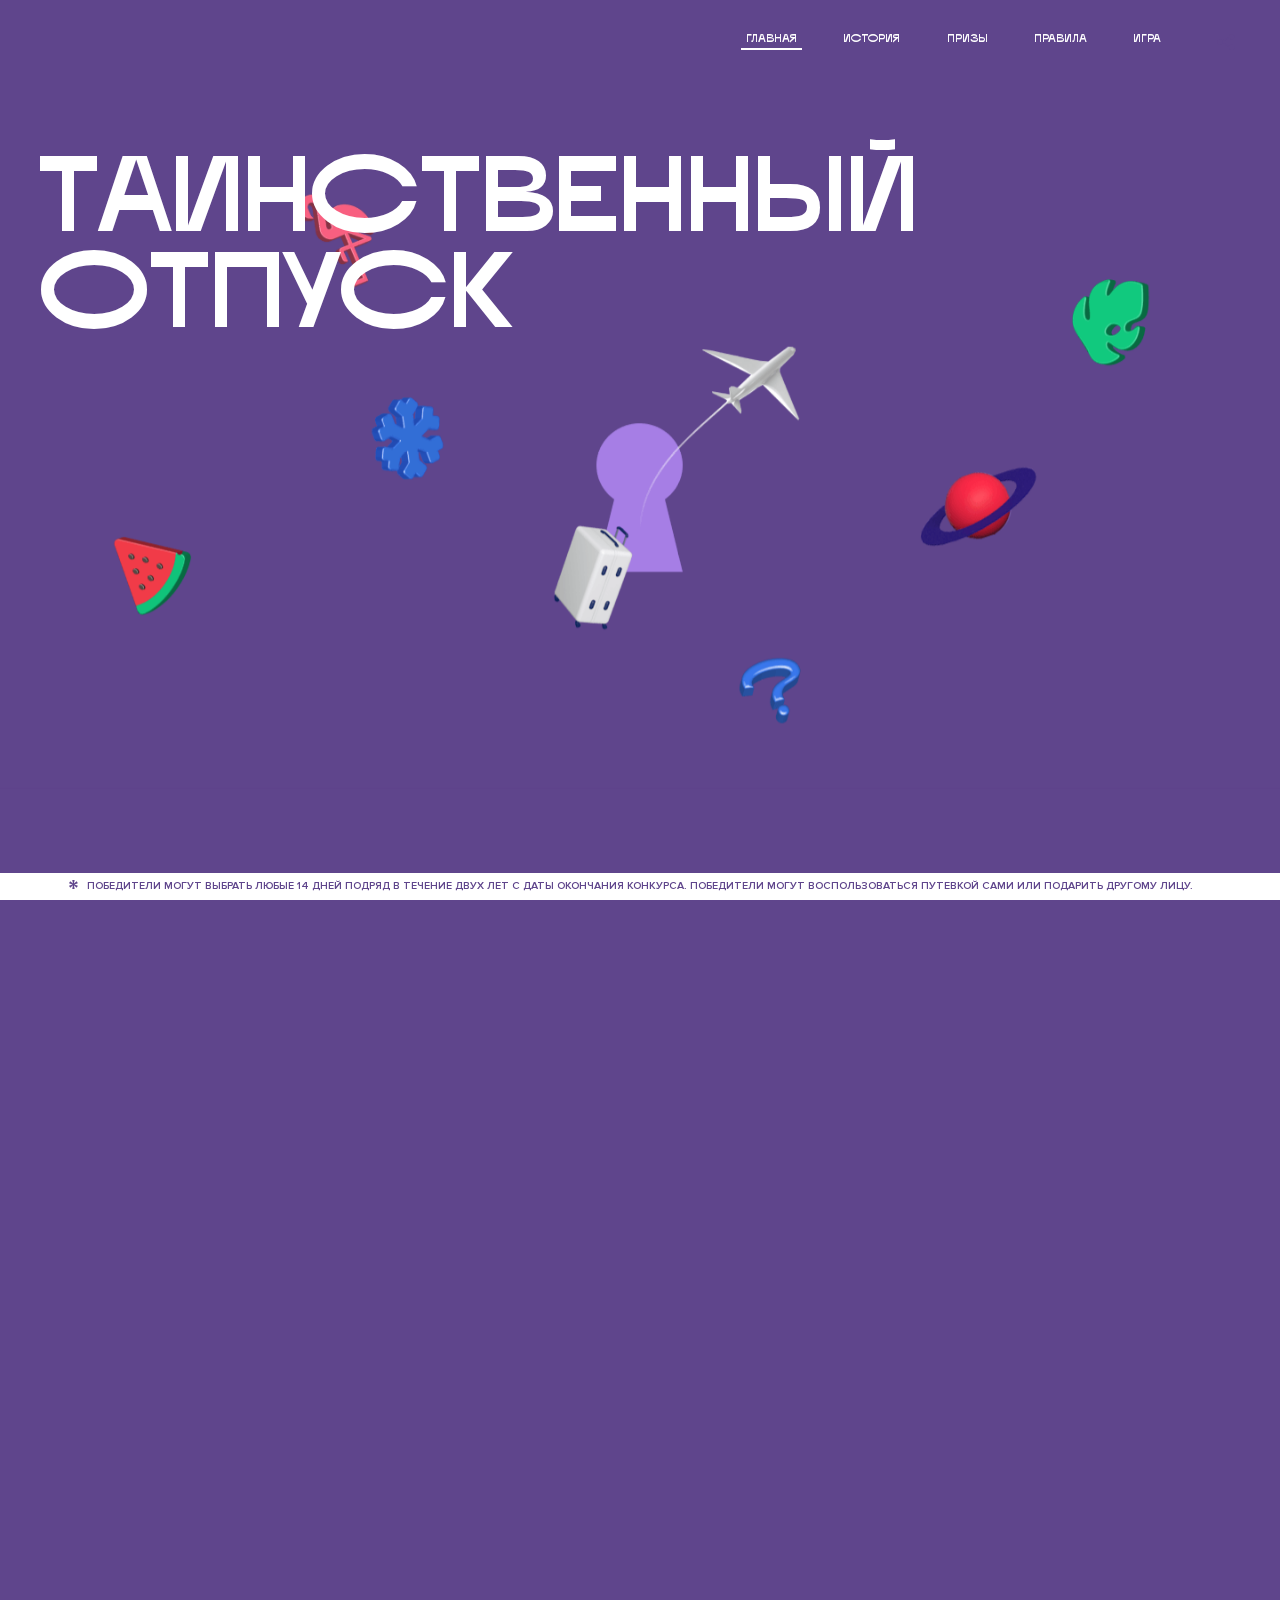
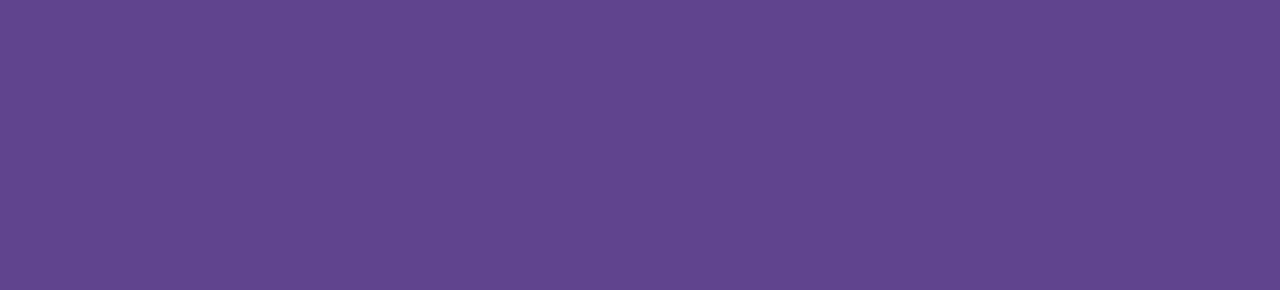
<file: 5/index.html>
<!DOCTYPE html>
<html lang="ru">

<head>
  <meta charset="UTF-8">
  <meta name="description" content="">
  <meta name="viewport" content="width=device-width, initial-scale=1.0">
  <meta http-equiv="X-UA-Compatible" content="ie=edge">
  <title>Mysterious Vacation</title>
<link href="css/style.min.css" rel="stylesheet">  <base href="https://htmlacademy-animation.github.io/444611-magic-vacation-1/5/">
</head>

<body>

  <header class="page-header js-header">
    <div class="page-header__wrapper">
      <a href="#" class="page-header__logo" aria-label="Перейти на страницу FJORD.Inc">
        <svg width="100" height="15" viewBox="0 0 100 15" fill="none" xmlns="http://www.w3.org/2000/svg">
          <path d="M0.26 1.4V14H2.276V8.906H7.334V6.44H2.276V3.848H9.872V1.4H0.26ZM12.733 14.36C15.127 14.36 16.243 12.65 16.243 9.5V1.4H14.263V8.96C14.263 11.21 13.723 11.876 12.733 11.876C11.833 11.876 11.473 11.3 11.347 10.58L9.36702 10.94C9.63702 13.046 10.663 14.36 12.733 14.36ZM18.3918 7.7C18.3918 11.372 22.3878 14.36 27.3198 14.36C32.2518 14.36 36.2478 11.372 36.2478 7.7C36.2478 4.028 32.2518 1.04 27.3198 1.04C22.3878 1.04 18.3918 4.028 18.3918 7.7ZM20.6058 7.7C20.6058 5.378 23.6118 3.524 27.3198 3.524C30.9918 3.524 33.9798 5.378 33.9798 7.7C33.9798 10.004 30.9918 11.858 27.3198 11.858C23.6118 11.858 20.6058 10.004 20.6058 7.7ZM40.403 14V8.906H40.799L49.079 14.702V12.38L44.039 8.906H44.201C47.999 8.906 49.277 7.304 49.277 5.162C49.277 3.092 47.999 1.4 44.201 1.4H38.387V14H40.403ZM43.535 3.722C45.785 3.722 47.045 4.136 47.045 5.432C47.045 6.764 45.785 7.034 43.535 7.034H40.403V3.722H43.535ZM51.6936 1.382V14H57.8676C62.7456 14 66.7236 11.534 66.7236 7.7C66.7236 3.848 62.7456 1.382 57.8676 1.382H51.6936ZM53.7096 11.624V3.722H57.5436C61.5396 3.722 64.4916 5.018 64.4916 7.7C64.4916 10.238 61.5396 11.624 57.5436 11.624H53.7096ZM73.1832 14.018H74.9832V5H73.1832V14.018ZM72.9132 1.976C72.9132 2.57 73.3992 3.092 74.0832 3.092C74.7492 3.092 75.2352 2.57 75.2352 1.976C75.2352 1.382 74.7672 0.805999 74.0832 0.805999C73.3812 0.805999 72.9132 1.382 72.9132 1.976ZM76.7867 14H78.5687V9.104C78.7487 8.006 79.5947 6.962 81.0887 6.962C82.1147 6.962 83.2667 7.448 83.2667 9.554V14H85.0487V9.014C85.0487 6.152 83.2307 4.73 81.3587 4.73C79.9187 4.73 79.0727 5.558 78.5687 6.854V5H76.7867V14ZM90.9898 14.27C93.5098 14.27 95.3818 12.506 95.7238 10.328H94.0498C93.7258 11.3 92.6998 12.02 90.9898 12.02C88.8478 12.02 87.7678 10.922 87.7678 9.59C87.7678 8.24 88.8478 6.962 90.9898 6.962C92.7538 6.962 93.7978 7.844 94.0858 8.924H95.7418C95.4358 6.71 93.6178 4.73 90.9898 4.73C88.0918 4.73 86.1298 7.124 86.1298 9.59C86.1298 12.074 88.1278 14.27 90.9898 14.27ZM97.0693 12.938C97.0693 13.658 97.5553 14.144 98.2753 14.144C98.9953 14.144 99.4813 13.658 99.4813 12.938C99.4813 12.2 98.9953 11.714 98.2753 11.714C97.5553 11.714 97.0693 12.2 97.0693 12.938Z" fill="currentColor"></path>
        </svg>
      </a>
      <button class="page-header__toggler js-menu-toggler" type="button" aria-label="Управление мобильным меню"><span>Меню</span></button>
      <nav class="page-header__nav">
        <div class="page-header__menu js-menu" id="menu">
          <ul>
            <li>
              <a class="js-menu-link active" href="#top" data-href="top">главная</a>
            </li>
            <li>
              <a class="js-menu-link" href="#story" data-href="story">история</a>
            </li>
            <li>
              <a class="js-menu-link" href="#prizes" data-href="prizes">призы</a>
            </li>
            <li>
              <a class="js-menu-link" href="#rules" data-href="rules">правила</a>
            </li>
            <li>
              <a class="js-menu-link" href="#game" data-href="game">игра</a>
            </li>
          </ul>
        </div>
        <div class="page-header__social">
          <div class="social-block js-social-block">
            <button class="social-block__toggler" aria-label="Управлять блоком с социальными кнопками">
              <svg width="26" height="22" viewBox="0 0 27 22" fill="none" xmlns="http://www.w3.org/2000/svg">
                <path d="M19.6721 7.43664C21.6273 7.43664 23.213 5.85095 23.213 3.89566C23.213 1.94037 21.6273 0.354675 19.6721 0.354675C17.7168 0.354675 16.1311 1.94037 16.1311 3.89566C16.1311 4.19968 16.1728 4.49178 16.2458 4.77345L7.21751 8.95527C6.57519 8.05214 5.52303 7.46049 4.33078 7.46049C2.37549 7.46049 0.789795 9.04618 0.789795 11.0015C0.789795 12.9568 2.37549 14.5425 4.33078 14.5425C5.52303 14.5425 6.57668 13.9508 7.21751 13.0477L16.2458 17.2295C16.1743 17.5112 16.1311 17.8033 16.1311 18.1073C16.1311 20.0626 17.7168 21.6483 19.6721 21.6483C21.6273 21.6483 23.213 20.0626 23.213 18.1073C23.213 16.152 21.6273 14.5663 19.6721 14.5663C18.4798 14.5663 17.4262 15.158 16.7853 16.0611L7.75701 11.8793C7.82854 11.5976 7.87176 11.3055 7.87176 11.0015C7.87176 10.6974 7.83003 10.4053 7.75701 10.1237L16.7853 5.94186C17.4262 6.84499 18.4783 7.43664 19.6721 7.43664Z" fill="currentColor"></path>
              </svg>
            </button>
            <ul class="social-block__list">
              <li>
                <a class="social-block__link social-block__link--fb" href="#" aria-label="Мы на Facebook">
                  <svg width="8" height="17" viewBox="0 0 8 17" fill="none" xmlns="http://www.w3.org/2000/svg">
                    <path d="M4.24646 16.9899H1.09275L1.05793 8.49828H0V5.30707H1.05793V3.81124C1.05793 1.42084 2.57654 0 5.21735 0H7.41758V3.18585H5.30841C4.28262 3.18585 4.2478 3.48582 4.2478 4.24914V5.30707H7.42964L7.16716 8.49828H4.2478V16.9899H4.24646Z" fill="currentColor"></path>
                  </svg>
                </a>
              </li>
              <li>
                <a class="social-block__link social-block__link--insta" href="#" aria-label="Мы в Instagram">
                  <svg width="15" height="15" viewBox="0 0 15 15" fill="none" xmlns="http://www.w3.org/2000/svg">
                    <path d="M11.0197 0H4.19806C2.14246 0 0.471191 1.66993 0.471191 3.72285V10.5499C0.471191 12.6082 2.14112 14.2727 4.19806 14.2727H11.0197C13.0753 14.2727 14.7466 12.6082 14.7466 10.5499V3.72285C14.7466 1.67127 13.0753 0 11.0197 0ZM11.0197 12.4849H4.19806C3.13076 12.4849 2.26432 11.6158 2.26432 10.5512V3.72419C2.26432 2.65956 3.13076 1.79715 4.19806 1.79715H11.0197C12.087 1.79715 12.9535 2.6609 12.9535 3.72419V10.5512C12.9535 11.6145 12.087 12.4849 11.0197 12.4849Z" fill="currentColor"></path>
                    <path d="M7.60887 3.11084C5.38989 3.11084 3.58203 4.9187 3.58203 7.14036C3.58203 9.35532 5.38989 11.1645 7.60887 11.1645C9.83053 11.1645 11.6357 9.35666 11.6357 7.14036C11.6357 4.9187 9.83053 3.11084 7.60887 3.11084ZM7.60887 9.36871C6.37551 9.36871 5.37784 8.37372 5.37784 7.14036C5.37784 5.90699 6.37551 4.90665 7.60887 4.90665C8.83822 4.90665 9.84259 5.90833 9.84259 7.14036C9.84392 8.37238 8.83822 9.36871 7.60887 9.36871Z" fill="currentColor"></path>
                    <path d="M11.3573 2.35962C10.8256 2.35962 10.3931 2.79752 10.3931 3.32381C10.3931 3.85546 10.8256 4.29336 11.3573 4.29336C11.8862 4.29336 12.3215 3.85546 12.3215 3.32381C12.3215 2.79752 11.8862 2.35962 11.3573 2.35962Z" fill="currentColor"></path>
                  </svg>
                </a>
              </li>
              <li>
                <a class="social-block__link social-block__link--vk" href="#" aria-label="Мы ВКонтакте">
                  <svg width="17" height="10" viewBox="0 0 17 10" fill="none" xmlns="http://www.w3.org/2000/svg">
                    <path d="M14.1234 4.9002C14.1234 4.9002 16.3623 1.72708 16.5866 0.680242C16.6595 0.312285 16.4947 0.103188 16.1069 0.103188C16.1069 0.103188 14.8193 0.103188 14.168 0.103188C13.7235 0.103188 13.5587 0.293278 13.4235 0.579768C13.4235 0.579768 12.3724 2.82553 11.0969 4.24712C10.6861 4.70333 10.4781 4.84318 10.2511 4.84318C10.0646 4.84318 9.98625 4.6911 9.98625 4.27834V0.649016C9.98625 0.147997 9.92545 0.00135496 9.5066 0.00135496H6.39628C6.15578 0.00135496 6.0085 0.134417 6.0085 0.324506C6.0085 0.801084 6.73406 0.908351 6.73406 2.20231V4.87305C6.73406 5.40529 6.70569 5.61575 6.45303 5.61575C5.78016 5.61575 4.19528 3.30618 3.30623 0.678887C3.12923 0.145282 2.93737 0 2.43475 0H0.486409C0.205373 0 0 0.190085 0 0.476576C0 0.991172 0.60666 3.40801 2.99277 6.64358C4.59927 8.8201 6.70569 10 8.60269 10C9.76196 10 10.0416 9.80312 10.0416 9.31432V7.63883C10.0416 7.22607 10.2065 7.04956 10.4429 7.04956C10.7078 7.04956 11.1847 7.13238 12.2805 8.22268C13.5843 9.47862 13.6762 10 14.3896 10H16.5676C16.7919 10 17 9.89273 17 9.52342C17 9.02919 16.3623 8.15343 15.384 7.10659C14.9801 6.56755 14.3302 5.98914 14.1248 5.72301C13.8275 5.40801 13.9154 5.23014 14.1234 4.9002Z" fill="currentColor"></path>
                  </svg>
                </a>
              </li>
            </ul>
          </div>
        </div>
      </nav>
    </div>
  </header>

  <main class="page-content">

    <section class="animation-screen"></section>

    <section class="screen screen--hidden screen--intro" id="top">
      <div class="screen__wrapper">
        <div class="intro">
          <h1 class="intro__title">Таинственный отпуск</h1>
          <div class="intro__content">
            <div class="intro__info">
              <p class="intro__label">Даты проведения конкурса:</p>
              <p class="intro__date">01 — 31.05 / 2020</p>
            </div>
            <div class="intro__message">
              <p>
                Отгадай первым место назначения и&nbsp;отправься в&nbsp;путешествие в&nbsp;любое время или получи один
                из многочисленных призов
                <svg width="16" height="16" viewBox="0 0 10 10" fill="none" xmlns="http://www.w3.org/2000/svg">
                  <path d="M0 6.35337L3.90271 4.99012L0 3.64663L1.34615 1.32374L4.44287 4.01073L3.67364 0H6.34615L5.57692 4.01073L8.65385 1.32374L10 3.64663L6.13405 4.99012L10 6.35337L8.65385 8.65651L5.57692 5.98927L6.34615 10H3.67364L4.44287 5.96952L1.34615 8.65651L0 6.35337Z" fill="currentColor"></path>
                </svg>
              </p>
            </div>
          </div>
        </div>
      </div>
      <div class="screen__footer js-footer">
        <button class="screen__footer-enlarge js-footer-toggler" type="button" aria-label="Показать сообщение">
          <svg width="10" height="10" viewBox="0 0 10 10" fill="none" xmlns="http://www.w3.org/2000/svg">
            <path d="M0 6.35337L3.90271 4.99012L0 3.64663L1.34615 1.32374L4.44287 4.01073L3.67364 0H6.34615L5.57692 4.01073L8.65385 1.32374L10 3.64663L6.13405 4.99012L10 6.35337L8.65385 8.65651L5.57692 5.98927L6.34615 10H3.67364L4.44287 5.96952L1.34615 8.65651L0 6.35337Z" fill="currentColor"></path>
          </svg>
        </button>
        <button class="screen__footer-collapse js-footer-toggler" type="button" aria-label="Скрыть сообщение">
          <svg width="13" height="13" viewBox="0 0 13 13" fill="none" xmlns="http://www.w3.org/2000/svg">
            <line x1="12.3536" y1="0.353553" x2="0.738349" y2="11.9688" stroke="currentColor"></line>
            <line x1="0.738319" y1="0.539925" x2="12.3535" y2="12.1551" stroke="currentColor"></line>
          </svg>
        </button>
        <div class="screen__footer-wrapper">
          <div class="screen__footer-announce">
            <p class="screen__footer-label">Даты проведения конкурса:</p>
            <p class="screen__footer-date">01 — 31.05 / 2020</p>
          </div>
          <div class="screen__footer-note">
            <p>
              <svg width="10" height="10" viewBox="0 0 10 10" fill="none" xmlns="http://www.w3.org/2000/svg">
                <path d="M0 6.35337L3.90271 4.99012L0 3.64663L1.34615 1.32374L4.44287 4.01073L3.67364 0H6.34615L5.57692 4.01073L8.65385 1.32374L10 3.64663L6.13405 4.99012L10 6.35337L8.65385 8.65651L5.57692 5.98927L6.34615 10H3.67364L4.44287 5.96952L1.34615 8.65651L0 6.35337Z" fill="currentColor"></path>
              </svg>
              <span>Победители могут выбрать любые 14 дней подряд в&nbsp;течение двух лет с&nbsp;даты окончания
                конкурса. Победители могут воспользоваться путевкой сами или подарить другому лицу.</span>
            </p>
          </div>
        </div>
      </div>
    </section>

    <section class="screen screen--hidden screen--story" id="story">

      <div class="slider swiper-container js-slider">

        <div class="swiper-wrapper">

          <div class="slider__item swiper-slide">
            <h2 class="slider__item-title">История</h2>
            <p class="slider__item-text">Джеймс Таргет был основателем компании &laquo;Fjord Inc.&raquo;. С&nbsp;1965
              года &laquo;Fjord Inc.&raquo; прославилась надёжными и&nbsp;удобными чемоданами и&nbsp;аксессуарами для
              туристов.</p>
          </div>

          <div class="slider__item swiper-slide">
            <p class="slider__item-text">Когда Джеймсу было 7&nbsp;лет, в&nbsp;их&nbsp;доме гостил дядюшка
              и&nbsp;развлекал детей рассказами о&nbsp;своей поездке в&nbsp;место, показавшееся малышу Таргету
              невероятным. Тогда Джеймс решил, что однажды посетит его, но&nbsp;не&nbsp;будет рассказывать о&nbsp;мечте,
              пока не&nbsp;осуществит.</p>
          </div>

          <div class="slider__item swiper-slide">
            <p class="slider__item-text">Джеймс Таргет стал увлеченным путешественником. Он&nbsp;посетил
              5&nbsp;континентов, 126&nbsp;стран.</p>
          </div>

          <div class="slider__item swiper-slide">
            <p class="slider__item-text">Он&nbsp;сплавлялся по&nbsp;Амазонке и&nbsp;погружался в&nbsp;пещеры Франции,
              медитировал в&nbsp;горах Тибета и&nbsp;пожимал руку вождя племени Акугауа.</p>
          </div>

          <div class="slider__item swiper-slide">
            <p class="slider__item-text">Из&nbsp;своих поездок Джеймс Таргет привозил идеи, как сделать свои чемоданы
              &laquo;Fjord Inc.&raquo; удобными и&nbsp;приспособленными к&nbsp;разным дорожным условиям.</p>
          </div>

          <div class="slider__item swiper-slide">
            <p class="slider__item-text">Всё это время Джеймс не&nbsp;оставлял идею поездки своей мечты. Однако, как
              только он&nbsp;брался за&nbsp;планирование, возникали препятствия, не&nbsp;позволяющие отправиться туда.
            </p>
          </div>

          <div class="slider__item swiper-slide">
            <p class="slider__item-text">В&nbsp;возрасте 67&nbsp;лет Джеймс Таргет попал под лавину и&nbsp;погиб.
              В&nbsp;своём завещании он&nbsp;поручил отправить в&nbsp;заветное путешествие трёх смельчаков, единых
              с&nbsp;ним духом.</p>
          </div>

          <div class="slider__item swiper-slide">
            <p class="slider__item-text">Тех, кто сможет узнать таинственное место, задавая вопросы специально
              обученному ИИ&nbsp;&laquo;Соне&raquo;, ждет фантастическое путешествие.</p>
          </div>
        </div>
        <div class="slider__controls">
          <button class="slider__control slider__control--prev js-control-prev" type="button" aria-label="Показать предыдущую историю">
            <svg width="12" height="22" viewBox="0 0 12 22" fill="none" xmlns="http://www.w3.org/2000/svg">
              <path d="M11 1L1 11L11 21" stroke="currentColor" stroke-width="2" stroke-linejoin="round"></path>
            </svg>
          </button>
          <button class="slider__control slider__control--next js-control-next" type="button" aria-label="Показать следующую историю">
            <svg width="12" height="22" viewBox="0 0 12 22" fill="none" xmlns="http://www.w3.org/2000/svg">
              <path d="M1 1L11 11L1 21" stroke="currentColor" stroke-width="2" stroke-linejoin="round"></path>
            </svg>
          </button>
        </div>
        <div class="slider__pagination swiper-pagination"></div>
      </div>
    </section>

    <section class="screen screen--hidden screen--prizes" id="prizes">
      <div class="screen__wrapper">
        <div class="prizes">
          <h2 class="prizes__title">ПРизы</h2>
          <div class="prizes__lead">
            <p>Найди ответ и&nbsp;получи один из&nbsp;призов:</p>
          </div>
          <ul class="prizes__list">
            <li class="prizes__item prizes__item--journeys">
              <div class="prizes__icon">
                <picture>
                  <source srcset="img/prize1-mob.svg" media="(orientation: portrait)">
                  <img src="img/prize1.svg" alt="">
                </picture>
              </div>
              <p class="prizes__desc">
                <b>3</b>
                <span>загадочных путешествия</span>
              </p>
            </li>
            <li class="prizes__item prizes__item--cases">
              <div class="prizes__icon">
                <picture>
                  <source srcset="img/prize2-mob.svg" media="(orientation: portrait)">
                  <img src="img/prize2.svg" alt="">
                </picture>
              </div>
              <p class="prizes__desc">
                <b>7</b>
                <span>надежных чемоданов</span>
              </p>
            </li>
            <li class="prizes__item prizes__item--codes">
              <div class="prizes__icon">
                <picture>
                  <source srcset="img/prize3-mob.svg" media="(orientation: portrait)">
                  <img src="img/prize3.svg" alt="">
                </picture>
              </div>
              <p class="prizes__desc">
                <b>900</b>
                <span>
                  промокодов на&nbsp;скидку 15%
                  <svg width="10" height="10" viewBox="0 0 10 10" fill="none" xmlns="http://www.w3.org/2000/svg">
                    <path d="M0 6.35337L3.90271 4.99012L0 3.64663L1.34615 1.32374L4.44287 4.01073L3.67364 0H6.34615L5.57692 4.01073L8.65385 1.32374L10 3.64663L6.13405 4.99012L10 6.35337L8.65385 8.65651L5.57692 5.98927L6.34615 10H3.67364L4.44287 5.96952L1.34615 8.65651L0 6.35337Z" fill="currentColor"></path>
                  </svg>
                </span>
              </p>
            </li>
          </ul>
        </div>
      </div>
      <div class="screen__footer js-footer">
        <button class="screen__footer-enlarge js-footer-toggler" type="button" aria-label="Показать сообщение">
          <svg width="10" height="10" viewBox="0 0 10 10" fill="none" xmlns="http://www.w3.org/2000/svg">
            <path d="M0 6.35337L3.90271 4.99012L0 3.64663L1.34615 1.32374L4.44287 4.01073L3.67364 0H6.34615L5.57692 4.01073L8.65385 1.32374L10 3.64663L6.13405 4.99012L10 6.35337L8.65385 8.65651L5.57692 5.98927L6.34615 10H3.67364L4.44287 5.96952L1.34615 8.65651L0 6.35337Z" fill="currentColor"></path>
          </svg>
        </button>
        <button class="screen__footer-collapse js-footer-toggler" type="button" aria-label="Скрыть сообщение">
          <svg width="13" height="13" viewBox="0 0 13 13" fill="none" xmlns="http://www.w3.org/2000/svg">
            <line x1="12.3536" y1="0.353553" x2="0.738349" y2="11.9688" stroke="currentColor"></line>
            <line x1="0.738319" y1="0.539925" x2="12.3535" y2="12.1551" stroke="currentColor"></line>
          </svg>
        </button>
        <div class="screen__footer-wrapper">
          <div class="screen__footer-announce">
            <p class="screen__footer-label">Даты проведения конкурса:</p>
            <p class="screen__footer-date">01 — 31.05 / 2020</p>
          </div>
          <div class="screen__footer-note">
            <p>
              <svg width="10" height="10" viewBox="0 0 10 10" fill="none" xmlns="http://www.w3.org/2000/svg">
                <path d="M0 6.35337L3.90271 4.99012L0 3.64663L1.34615 1.32374L4.44287 4.01073L3.67364 0H6.34615L5.57692 4.01073L8.65385 1.32374L10 3.64663L6.13405 4.99012L10 6.35337L8.65385 8.65651L5.57692 5.98927L6.34615 10H3.67364L4.44287 5.96952L1.34615 8.65651L0 6.35337Z" fill="currentColor"></path>
              </svg>
              <span>Скидка&nbsp;15% на&nbsp;единоразовое приобретение путёвки с&nbsp;1&nbsp;июня 2020
                по&nbsp;31&nbsp;мая 2022&nbsp;года. Суммируется с&nbsp;другими акциями</span>
            </p>
          </div>
        </div>
      </div>
    </section>

    <section class="screen screen--hidden screen--rules" id="rules">
      <div class="screen__wrapper">
        <div class="rules">
          <h2 class="rules__title">Правила</h2>
          <div class="rules__lead">
            <p>Для того чтобы получить наследство Джеймса Таргета, тебе нужно выведать у&nbsp;&laquo;Сони&raquo;, куда
              предстоит отправиться тебе в&nbsp;случае победы</p>
          </div>
          <ol class="rules__list">
            <li class="rules__item">
              <p>Тебе отводится <br>5&nbsp;минут</p>
            </li>
            <li class="rules__item">
              <p>Задавай любые вопросы в&nbsp;текстовом поле</p>
            </li>
            <li class="rules__item">
              <p>Нажимай кнопку &laquo;Узнать&raquo;, чтобы получить ответ</p>
            </li>
            <li class="rules__item">
              <p>&laquo;Соня&raquo; может отвечать только&nbsp;Да или Нет</p>
            </li>
          </ol>
          <a href="#game" class="rules__link btn"></a>
        </div>
      </div>
      <div class="screen__disclaimer">
        <div class="disclaimer">
          <ul>
            <li>
              <a href="#">Правовая информация</a>
            </li>
            <li>
              <a href="#">Подробные правила</a>
            </li>
          </ul>
        </div>
      </div>
    </section>

    <section class="screen screen--hidden screen--game" id="game">
      <div class="screen__wrapper">
        <div class="game">
          <div class="game__header">
            <h2 class="game__title">Игра</h2>
            <div class="game__counter">
              <span>05</span>:<span>00</span>
            </div>
          </div>
          <div class="game__body">
            <div class="chat">
              <div class="chat__body js-chat">
                <ul class="chat__list" id="messages"></ul>
              </div>
              <div class="chat__footer">
                <form action="#" method="post" class="form" id="message-form">
                  <div class="form__field">
                    <input type="text" id="message-field">
                    <label for="message-field">Задай вопрос</label>
                  </div>
                  <button class="form__button btn">
                    Узнать
                    <svg width="18" height="19" viewBox="0 0 18 19" fill="none" xmlns="http://www.w3.org/2000/svg">
                      <path stroke="currentColor" stroke-width="2" d="M9 19V1"></path>
                      <path d="M1 9l8-8 8 8" stroke="currentColor" stroke-width="2" stroke-linejoin="round"></path>
                    </svg>
                  </button>
                </form>
              </div>
            </div>
          </div>
          <!-- временные кнопки для показа результата -->
          <div class="game__buttons">
            <button class="game__button btn js-show-result" type="button" data-target="result">Положительный
              результат</button>
            <button class="game__button btn js-show-result" type="button" data-target="result2">Положительный результат
              - 2</button>
            <button class="game__button btn js-show-result" type="button" data-target="result3">Отрицательный
              результат</button>
          </div>
        </div>
      </div>
    </section>

    <section class="screen screen--hidden screen--result" id="result">
      <div class="screen__wrapper">
        <div class="result result--trip">
          <div class="result__image">
            <picture>
              <source srcset="img/result1-mob.png 1x, img/result1-mob@2x.png 2x" media="(max-width: 768px) and (orientation: portrait)">
              <img src="img/result1.png" srcset="img/result1@2x.png 2x" alt="">
            </picture>
          </div>
          <h2 class="result__title">
            <span class="visually-hidden">ПОбеда!</span>
            <svg xmlns="http://www.w3.org/2000/svg" viewBox="0 0 568.85 109.24">
              <path d="M16,24.44V92H2.6V8H75V92H61.52V24.44H16Z" transform="translate(-2.1 -1.5)" fill="none" stroke="currentColor"></path>
              <path d="M148.76,5.6c32.88,0,59.52,19.92,59.52,44.4s-26.64,44.4-59.52,44.4S89.24,74.48,89.24,50,115.88,5.6,148.76,5.6Zm0,72.12c24.48,0,44.4-12.36,44.4-27.72s-19.92-27.84-44.4-27.84C124,22.16,104,34.52,104,50S124,77.72,148.76,77.72Z" transform="translate(-2.1 -1.5)" fill="none" stroke="currentColor"></path>
              <path d="M287.36,8V24.44H236v14.4h25.32c25.44,0,34,11.16,34,26.52,0,15.6-8.52,26.64-34,26.64H222.56V8h64.8ZM256.88,76.52c15.12,0,23.52-2,23.52-11.52S272,54.44,256.88,54.44H236V76.52h20.88Z" transform="translate(-2.1 -1.5)" fill="none" stroke="currentColor"></path>
              <path d="M371.47,8V24.44H320.84V41.6h33.6V58h-33.6V75.56h50.64V92H307.4V8h64.08Z" transform="translate(-2.1 -1.5)" fill="none" stroke="currentColor"></path>
              <path d="M382.39,110.24V75.56h7.44c4.56-4.68,7.8-18.36,8.76-56L399,8h48.6V75.56h10v34.68H442.87V92H397v18.24H382.39Zm51.72-34.68V24.44H411.55v3.12c-0.48,22.44-3.24,37.68-7.2,48h29.76Z" transform="translate(-2.1 -1.5)" fill="none" stroke="currentColor"></path>
              <path d="M463.75,92l28-84h27.12l28.08,84H533.47l-7.8-23.52h-37.8L480.07,92H463.75Zm56.64-40L507,11.84,493.51,52h26.88Z" transform="translate(-2.1 -1.5)" fill="none" stroke="currentColor"></path>
              <path d="M554.12,70.4L555.55,2H569l1.44,68.4H554.12Zm8.28,6.36c4.8,0,8,3.24,8,8.16a8,8,0,1,1-16.08,0C554.35,80,557.59,76.76,562.39,76.76Z" transform="translate(-2.1 -1.5)" fill="none" stroke="currentColor"></path>
            </svg>
          </h2>
          <div class="result__text">
            <p>ты&nbsp;отправляешься в&nbsp;Арктику!</p>
          </div>
          <div class="result__form">
            <form action="#" method="post" class="form form--result">
              <label for="email-field" class="form__label">зарегистрируй результат</label>
              <input type="email" class="form__field" id="email-field" placeholder="e-mail для регистации результата и получения приза" required="">
              <button class="form__button btn">
                отправить
                <svg width="18" height="19" viewBox="0 0 18 19" fill="none" xmlns="http://www.w3.org/2000/svg">
                  <path stroke="currentColor" stroke-width="2" d="M9 19V1"></path>
                  <path d="M1 9l8-8 8 8" stroke="currentColor" stroke-width="2" stroke-linejoin="round"></path>
                </svg>
              </button>
            </form>
          </div>
        </div>
      </div>
    </section>

    <section class="screen screen--hidden screen--result" id="result2">

      <div class="screen__wrapper">
        <div class="result result--prize">

          <div class="result__image">
            <div class="win-2__images">
              <img src="img/game-results/win-2/flamingo.png" alt="flamingo">
              <img src="img/game-results/win-2/leaf-blue-1.png" alt="leaf">
              <img src="img/game-results/win-2/leaf-blue-2.png" alt="leaf">
              <img src="img/game-results/win-2/leaf-green.png" alt="leaf">
              <img src="img/game-results/win-2/suitcase.png" alt="suitcase">
            </div>

            <!-- <picture>
              <source srcset="img/result2-mob.png 1x, img/result2-mob@2x.png 2x"
                media="(max-width: 768px) and (orientation: portrait)">
              <img src="img/result2.png" srcset="img/result2@2x.png 2x" alt="">
            </picture> -->
          </div>
          <h2 class="result__title">
            <span class="visually-hidden">ПОбеда!</span>
            <svg xmlns="http://www.w3.org/2000/svg" viewBox="0 0 568.85 109.24">
              <path d="M16,24.44V92H2.6V8H75V92H61.52V24.44H16Z" transform="translate(-2.1 -1.5)" fill="none" stroke="currentColor"></path>
              <path d="M148.76,5.6c32.88,0,59.52,19.92,59.52,44.4s-26.64,44.4-59.52,44.4S89.24,74.48,89.24,50,115.88,5.6,148.76,5.6Zm0,72.12c24.48,0,44.4-12.36,44.4-27.72s-19.92-27.84-44.4-27.84C124,22.16,104,34.52,104,50S124,77.72,148.76,77.72Z" transform="translate(-2.1 -1.5)" fill="none" stroke="currentColor"></path>
              <path d="M287.36,8V24.44H236v14.4h25.32c25.44,0,34,11.16,34,26.52,0,15.6-8.52,26.64-34,26.64H222.56V8h64.8ZM256.88,76.52c15.12,0,23.52-2,23.52-11.52S272,54.44,256.88,54.44H236V76.52h20.88Z" transform="translate(-2.1 -1.5)" fill="none" stroke="currentColor"></path>
              <path d="M371.47,8V24.44H320.84V41.6h33.6V58h-33.6V75.56h50.64V92H307.4V8h64.08Z" transform="translate(-2.1 -1.5)" fill="none" stroke="currentColor"></path>
              <path d="M382.39,110.24V75.56h7.44c4.56-4.68,7.8-18.36,8.76-56L399,8h48.6V75.56h10v34.68H442.87V92H397v18.24H382.39Zm51.72-34.68V24.44H411.55v3.12c-0.48,22.44-3.24,37.68-7.2,48h29.76Z" transform="translate(-2.1 -1.5)" fill="none" stroke="currentColor"></path>
              <path d="M463.75,92l28-84h27.12l28.08,84H533.47l-7.8-23.52h-37.8L480.07,92H463.75Zm56.64-40L507,11.84,493.51,52h26.88Z" transform="translate(-2.1 -1.5)" fill="none" stroke="currentColor"></path>
              <path d="M554.12,70.4L555.55,2H569l1.44,68.4H554.12Zm8.28,6.36c4.8,0,8,3.24,8,8.16a8,8,0,1,1-16.08,0C554.35,80,557.59,76.76,562.39,76.76Z" transform="translate(-2.1 -1.5)" fill="none" stroke="currentColor"></path>
            </svg>
          </h2>
          <div class="result__text">
            <p>чемодан &laquo;Fjord&nbsp;Inc.&raquo;&nbsp;твой</p>
          </div>
          <div class="result__form">
            <form action="#" method="post" class="form form--result">

              <div class="form__field">
                <input type="email" id="email-field2" required="">
                <label for="email-field2"></label>
              </div>

              <!-- <label for="email-field2" class="form__label">зарегистрируй результат</label> -->
              <!-- <input type="email" class="form__field" id="email-field2"
                placeholder="e-mail для регистации результата и получения приза" required> -->
              <button class="form__button btn">
                <span>отправить</span>
                <svg width="18" height="19" viewBox="0 0 18 19" fill="none" xmlns="http://www.w3.org/2000/svg">
                  <path stroke="currentColor" stroke-width="2" d="M9 19V1"></path>
                  <path d="M1 9l8-8 8 8" stroke="currentColor" stroke-width="2" stroke-linejoin="round"></path>
                </svg>
              </button>
            </form>
          </div>
        </div>
      </div>
    </section>

    <section class="screen screen--hidden screen--result" id="result3">
      <div class="screen__wrapper">
        <div class="result result--negative">
          <div class="result__image">
            <picture>
              <source srcset="img/result3-mob.png 1x, img/result3-mob@2x.png 2x" media="(max-width: 768px) and (orientation: portrait)">
              <img src="img/result3.png" srcset="img/result3@2x.png 2x" alt="">
            </picture>
          </div>
          <h2 class="result__title">
            <span class="visually-hidden">Не угадал!</span>
            <svg xmlns="http://www.w3.org/2000/svg" viewBox="0 0 660.77 109.24">
              <path d="M2.66,92V8H16.1V42.2H53.3V8H66.74V92H53.3V58.64H16.1V92H2.66Z" transform="translate(-2.16 -1.5)" fill="none" stroke="currentColor"></path>
              <path d="M147.62,8V24.44H97V41.6h33.6V58H97V75.56h50.64V92H83.54V8h64.08Z" transform="translate(-2.16 -1.5)" fill="none" stroke="currentColor"></path>
              <path d="M199.22,8l20.52,42.36L235.34,8h16.44l-31,84H204.38l9.48-25.92L185.78,8h13.44Z" transform="translate(-2.16 -1.5)" fill="none" stroke="currentColor"></path>
              <path d="M273.74,24.44V92H260.3V8h50.16V24.44H273.74Z" transform="translate(-2.16 -1.5)" fill="none" stroke="currentColor"></path>
              <path d="M307.1,92l28-84h27.12l28.08,84H376.82L369,68.48h-37.8L323.42,92H307.1Zm56.64-40L350.3,11.84,336.86,52h26.88Z" transform="translate(-2.16 -1.5)" fill="none" stroke="currentColor"></path>
              <path d="M396.38,110.24V75.56h7.44c4.56-4.68,7.8-18.36,8.76-56L412.94,8h48.6V75.56h10v34.68H456.86V92H411v18.24H396.38ZM448.1,75.56V24.44H425.54v3.12c-0.48,22.44-3.24,37.68-7.2,48H448.1Z" transform="translate(-2.16 -1.5)" fill="none" stroke="currentColor"></path>
              <path d="M477.74,92l28-84h27.12L560.9,92H547.46l-7.8-23.52h-37.8L494.06,92H477.74Zm56.64-40-13.44-40.2L507.5,52h26.88Z" transform="translate(-2.16 -1.5)" fill="none" stroke="currentColor"></path>
              <path d="M568.7,76.88a13.77,13.77,0,0,0,5,1c6.6,0,10.44-6.24,12-58.32L586.22,8h46.2V92H619V24.44H598.82l-0.12,3.12C597.14,81,589,94.4,573.74,94.4a28.55,28.55,0,0,1-6.72-.84Z" transform="translate(-2.16 -1.5)" fill="none" stroke="currentColor"></path>
              <path d="M646.1,70.4L647.54,2H661l1.44,68.4H646.1Zm8.28,6.36c4.8,0,8,3.24,8,8.16a8,8,0,0,1-16.08,0C646.34,80,649.58,76.76,654.38,76.76Z" transform="translate(-2.16 -1.5)" fill="none" stroke="currentColor"></path>
            </svg>
          </h2>
          <button class="result__button js-play" type="button">
            не сдавайся!
            <span>
              <svg width="27" height="22" viewBox="0 0 27 22" fill="none" xmlns="http://www.w3.org/2000/svg">
                <path d="M10.6899 1.47998C5.42992 1.47998 1.16992 5.73998 1.16992 11C1.16992 16.26 5.42992 20.52 10.6899 20.52C15.9499 20.52 20.2099 16.26 20.2099 11V7.13998" stroke="currentColor" stroke-width="2" stroke-miterlimit="10"></path>
                <path d="M15.1099 12.5099L20.1499 7.13989L25.3099 12.6299" stroke="currentColor" stroke-width="2" stroke-miterlimit="10" stroke-linejoin="round"></path>
              </svg>
            </span>
          </button>
        </div>
      </div>
    </section>

  </main>

<script src="js/script.js"></script></body>

</html>
</file>
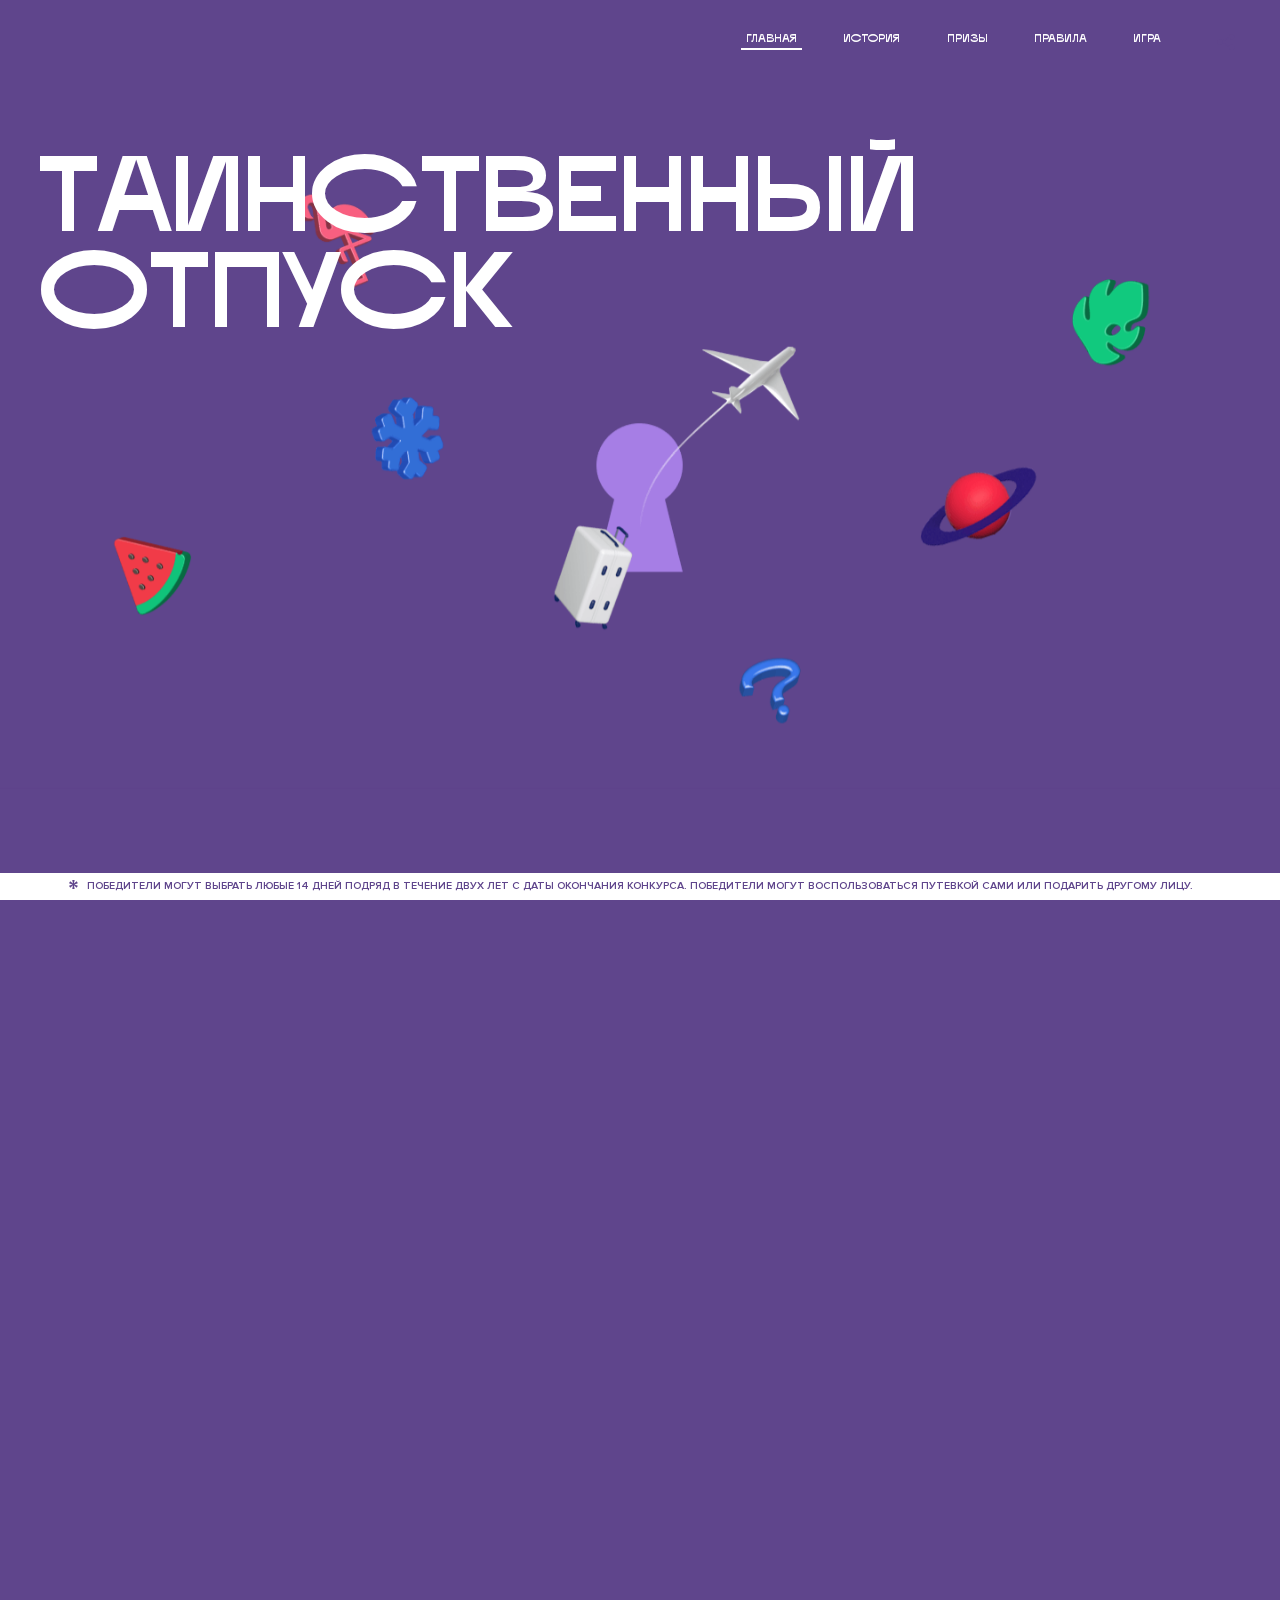
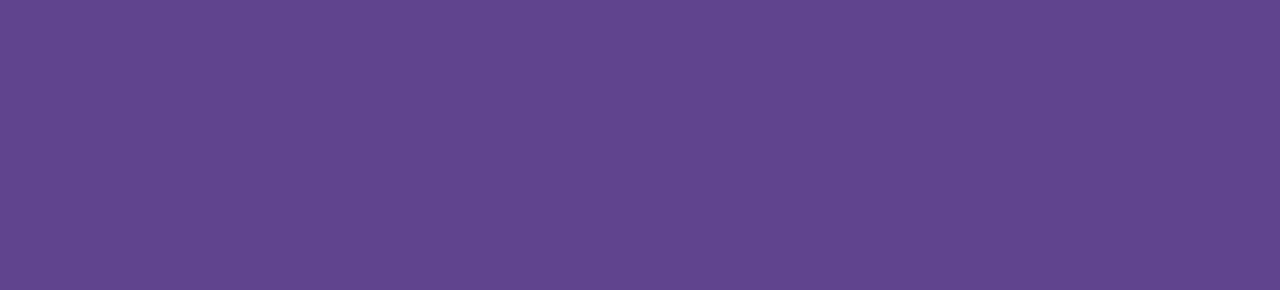
<file: 6/index.html>
<!DOCTYPE html>
<html lang="ru">

<head>
  <meta charset="UTF-8">
  <meta name="description" content="">
  <meta name="viewport" content="width=device-width, initial-scale=1.0">
  <meta http-equiv="X-UA-Compatible" content="ie=edge">
  <title>Mysterious Vacation</title>
<link href="css/style.min.css" rel="stylesheet">  <base href="https://htmlacademy-animation.github.io/444611-magic-vacation-1/6/">
</head>

<body>

  <header class="page-header js-header">
    <div class="page-header__wrapper">
      <a href="#" class="page-header__logo" aria-label="Перейти на страницу FJORD.Inc">
        <svg width="100" height="15" viewBox="0 0 100 15" fill="none" xmlns="http://www.w3.org/2000/svg">
          <path d="M0.26 1.4V14H2.276V8.906H7.334V6.44H2.276V3.848H9.872V1.4H0.26ZM12.733 14.36C15.127 14.36 16.243 12.65 16.243 9.5V1.4H14.263V8.96C14.263 11.21 13.723 11.876 12.733 11.876C11.833 11.876 11.473 11.3 11.347 10.58L9.36702 10.94C9.63702 13.046 10.663 14.36 12.733 14.36ZM18.3918 7.7C18.3918 11.372 22.3878 14.36 27.3198 14.36C32.2518 14.36 36.2478 11.372 36.2478 7.7C36.2478 4.028 32.2518 1.04 27.3198 1.04C22.3878 1.04 18.3918 4.028 18.3918 7.7ZM20.6058 7.7C20.6058 5.378 23.6118 3.524 27.3198 3.524C30.9918 3.524 33.9798 5.378 33.9798 7.7C33.9798 10.004 30.9918 11.858 27.3198 11.858C23.6118 11.858 20.6058 10.004 20.6058 7.7ZM40.403 14V8.906H40.799L49.079 14.702V12.38L44.039 8.906H44.201C47.999 8.906 49.277 7.304 49.277 5.162C49.277 3.092 47.999 1.4 44.201 1.4H38.387V14H40.403ZM43.535 3.722C45.785 3.722 47.045 4.136 47.045 5.432C47.045 6.764 45.785 7.034 43.535 7.034H40.403V3.722H43.535ZM51.6936 1.382V14H57.8676C62.7456 14 66.7236 11.534 66.7236 7.7C66.7236 3.848 62.7456 1.382 57.8676 1.382H51.6936ZM53.7096 11.624V3.722H57.5436C61.5396 3.722 64.4916 5.018 64.4916 7.7C64.4916 10.238 61.5396 11.624 57.5436 11.624H53.7096ZM73.1832 14.018H74.9832V5H73.1832V14.018ZM72.9132 1.976C72.9132 2.57 73.3992 3.092 74.0832 3.092C74.7492 3.092 75.2352 2.57 75.2352 1.976C75.2352 1.382 74.7672 0.805999 74.0832 0.805999C73.3812 0.805999 72.9132 1.382 72.9132 1.976ZM76.7867 14H78.5687V9.104C78.7487 8.006 79.5947 6.962 81.0887 6.962C82.1147 6.962 83.2667 7.448 83.2667 9.554V14H85.0487V9.014C85.0487 6.152 83.2307 4.73 81.3587 4.73C79.9187 4.73 79.0727 5.558 78.5687 6.854V5H76.7867V14ZM90.9898 14.27C93.5098 14.27 95.3818 12.506 95.7238 10.328H94.0498C93.7258 11.3 92.6998 12.02 90.9898 12.02C88.8478 12.02 87.7678 10.922 87.7678 9.59C87.7678 8.24 88.8478 6.962 90.9898 6.962C92.7538 6.962 93.7978 7.844 94.0858 8.924H95.7418C95.4358 6.71 93.6178 4.73 90.9898 4.73C88.0918 4.73 86.1298 7.124 86.1298 9.59C86.1298 12.074 88.1278 14.27 90.9898 14.27ZM97.0693 12.938C97.0693 13.658 97.5553 14.144 98.2753 14.144C98.9953 14.144 99.4813 13.658 99.4813 12.938C99.4813 12.2 98.9953 11.714 98.2753 11.714C97.5553 11.714 97.0693 12.2 97.0693 12.938Z" fill="currentColor"></path>
        </svg>
      </a>
      <button class="page-header__toggler js-menu-toggler" type="button" aria-label="Управление мобильным меню"><span>Меню</span></button>
      <nav class="page-header__nav">
        <div class="page-header__menu js-menu" id="menu">
          <ul>
            <li>
              <a class="js-menu-link active" href="#top" data-href="top">главная</a>
            </li>
            <li>
              <a class="js-menu-link" href="#story" data-href="story">история</a>
            </li>
            <li>
              <a class="js-menu-link" href="#prizes" data-href="prizes">призы</a>
            </li>
            <li>
              <a class="js-menu-link" href="#rules" data-href="rules">правила</a>
            </li>
            <li>
              <a class="js-menu-link" href="#game" data-href="game">игра</a>
            </li>
          </ul>
        </div>
        <div class="page-header__social">
          <div class="social-block js-social-block">
            <button class="social-block__toggler" aria-label="Управлять блоком с социальными кнопками">
              <svg width="26" height="22" viewBox="0 0 27 22" fill="none" xmlns="http://www.w3.org/2000/svg">
                <path d="M19.6721 7.43664C21.6273 7.43664 23.213 5.85095 23.213 3.89566C23.213 1.94037 21.6273 0.354675 19.6721 0.354675C17.7168 0.354675 16.1311 1.94037 16.1311 3.89566C16.1311 4.19968 16.1728 4.49178 16.2458 4.77345L7.21751 8.95527C6.57519 8.05214 5.52303 7.46049 4.33078 7.46049C2.37549 7.46049 0.789795 9.04618 0.789795 11.0015C0.789795 12.9568 2.37549 14.5425 4.33078 14.5425C5.52303 14.5425 6.57668 13.9508 7.21751 13.0477L16.2458 17.2295C16.1743 17.5112 16.1311 17.8033 16.1311 18.1073C16.1311 20.0626 17.7168 21.6483 19.6721 21.6483C21.6273 21.6483 23.213 20.0626 23.213 18.1073C23.213 16.152 21.6273 14.5663 19.6721 14.5663C18.4798 14.5663 17.4262 15.158 16.7853 16.0611L7.75701 11.8793C7.82854 11.5976 7.87176 11.3055 7.87176 11.0015C7.87176 10.6974 7.83003 10.4053 7.75701 10.1237L16.7853 5.94186C17.4262 6.84499 18.4783 7.43664 19.6721 7.43664Z" fill="currentColor"></path>
              </svg>
            </button>
            <ul class="social-block__list">
              <li>
                <a class="social-block__link social-block__link--fb" href="#" aria-label="Мы на Facebook">
                  <svg width="8" height="17" viewBox="0 0 8 17" fill="none" xmlns="http://www.w3.org/2000/svg">
                    <path d="M4.24646 16.9899H1.09275L1.05793 8.49828H0V5.30707H1.05793V3.81124C1.05793 1.42084 2.57654 0 5.21735 0H7.41758V3.18585H5.30841C4.28262 3.18585 4.2478 3.48582 4.2478 4.24914V5.30707H7.42964L7.16716 8.49828H4.2478V16.9899H4.24646Z" fill="currentColor"></path>
                  </svg>
                </a>
              </li>
              <li>
                <a class="social-block__link social-block__link--insta" href="#" aria-label="Мы в Instagram">
                  <svg width="15" height="15" viewBox="0 0 15 15" fill="none" xmlns="http://www.w3.org/2000/svg">
                    <path d="M11.0197 0H4.19806C2.14246 0 0.471191 1.66993 0.471191 3.72285V10.5499C0.471191 12.6082 2.14112 14.2727 4.19806 14.2727H11.0197C13.0753 14.2727 14.7466 12.6082 14.7466 10.5499V3.72285C14.7466 1.67127 13.0753 0 11.0197 0ZM11.0197 12.4849H4.19806C3.13076 12.4849 2.26432 11.6158 2.26432 10.5512V3.72419C2.26432 2.65956 3.13076 1.79715 4.19806 1.79715H11.0197C12.087 1.79715 12.9535 2.6609 12.9535 3.72419V10.5512C12.9535 11.6145 12.087 12.4849 11.0197 12.4849Z" fill="currentColor"></path>
                    <path d="M7.60887 3.11084C5.38989 3.11084 3.58203 4.9187 3.58203 7.14036C3.58203 9.35532 5.38989 11.1645 7.60887 11.1645C9.83053 11.1645 11.6357 9.35666 11.6357 7.14036C11.6357 4.9187 9.83053 3.11084 7.60887 3.11084ZM7.60887 9.36871C6.37551 9.36871 5.37784 8.37372 5.37784 7.14036C5.37784 5.90699 6.37551 4.90665 7.60887 4.90665C8.83822 4.90665 9.84259 5.90833 9.84259 7.14036C9.84392 8.37238 8.83822 9.36871 7.60887 9.36871Z" fill="currentColor"></path>
                    <path d="M11.3573 2.35962C10.8256 2.35962 10.3931 2.79752 10.3931 3.32381C10.3931 3.85546 10.8256 4.29336 11.3573 4.29336C11.8862 4.29336 12.3215 3.85546 12.3215 3.32381C12.3215 2.79752 11.8862 2.35962 11.3573 2.35962Z" fill="currentColor"></path>
                  </svg>
                </a>
              </li>
              <li>
                <a class="social-block__link social-block__link--vk" href="#" aria-label="Мы ВКонтакте">
                  <svg width="17" height="10" viewBox="0 0 17 10" fill="none" xmlns="http://www.w3.org/2000/svg">
                    <path d="M14.1234 4.9002C14.1234 4.9002 16.3623 1.72708 16.5866 0.680242C16.6595 0.312285 16.4947 0.103188 16.1069 0.103188C16.1069 0.103188 14.8193 0.103188 14.168 0.103188C13.7235 0.103188 13.5587 0.293278 13.4235 0.579768C13.4235 0.579768 12.3724 2.82553 11.0969 4.24712C10.6861 4.70333 10.4781 4.84318 10.2511 4.84318C10.0646 4.84318 9.98625 4.6911 9.98625 4.27834V0.649016C9.98625 0.147997 9.92545 0.00135496 9.5066 0.00135496H6.39628C6.15578 0.00135496 6.0085 0.134417 6.0085 0.324506C6.0085 0.801084 6.73406 0.908351 6.73406 2.20231V4.87305C6.73406 5.40529 6.70569 5.61575 6.45303 5.61575C5.78016 5.61575 4.19528 3.30618 3.30623 0.678887C3.12923 0.145282 2.93737 0 2.43475 0H0.486409C0.205373 0 0 0.190085 0 0.476576C0 0.991172 0.60666 3.40801 2.99277 6.64358C4.59927 8.8201 6.70569 10 8.60269 10C9.76196 10 10.0416 9.80312 10.0416 9.31432V7.63883C10.0416 7.22607 10.2065 7.04956 10.4429 7.04956C10.7078 7.04956 11.1847 7.13238 12.2805 8.22268C13.5843 9.47862 13.6762 10 14.3896 10H16.5676C16.7919 10 17 9.89273 17 9.52342C17 9.02919 16.3623 8.15343 15.384 7.10659C14.9801 6.56755 14.3302 5.98914 14.1248 5.72301C13.8275 5.40801 13.9154 5.23014 14.1234 4.9002Z" fill="currentColor"></path>
                  </svg>
                </a>
              </li>
            </ul>
          </div>
        </div>
      </nav>
    </div>
  </header>

  <main class="page-content">

    <section class="animation-screen"></section>

    <section class="screen screen--hidden screen--intro" id="top">
      <div class="screen__wrapper">
        <div class="intro">
          <h1 class="intro__title">Таинственный отпуск</h1>
          <div class="intro__content">
            <div class="intro__info">
              <p class="intro__label">Даты проведения конкурса:</p>
              <p class="intro__date">01 — 31.05 / 2020</p>
            </div>
            <div class="intro__message">
              <p>
                Отгадай первым место назначения и&nbsp;отправься в&nbsp;путешествие в&nbsp;любое время или получи один
                из многочисленных призов
                <svg width="16" height="16" viewBox="0 0 10 10" fill="none" xmlns="http://www.w3.org/2000/svg">
                  <path d="M0 6.35337L3.90271 4.99012L0 3.64663L1.34615 1.32374L4.44287 4.01073L3.67364 0H6.34615L5.57692 4.01073L8.65385 1.32374L10 3.64663L6.13405 4.99012L10 6.35337L8.65385 8.65651L5.57692 5.98927L6.34615 10H3.67364L4.44287 5.96952L1.34615 8.65651L0 6.35337Z" fill="currentColor"></path>
                </svg>
              </p>
            </div>
          </div>
        </div>
      </div>
      <div class="screen__footer js-footer">
        <div class="screen__footer-bg"></div>
        <button class="screen__footer-enlarge js-footer-toggler" type="button" aria-label="Показать сообщение">
          <svg width="10" height="10" viewBox="0 0 10 10" fill="none" xmlns="http://www.w3.org/2000/svg">
            <path d="M0 6.35337L3.90271 4.99012L0 3.64663L1.34615 1.32374L4.44287 4.01073L3.67364 0H6.34615L5.57692 4.01073L8.65385 1.32374L10 3.64663L6.13405 4.99012L10 6.35337L8.65385 8.65651L5.57692 5.98927L6.34615 10H3.67364L4.44287 5.96952L1.34615 8.65651L0 6.35337Z" fill="currentColor"></path>
          </svg>
        </button>
        <button class="screen__footer-collapse js-footer-toggler" type="button" aria-label="Скрыть сообщение">
          <svg width="13" height="13" viewBox="0 0 13 13" fill="none" xmlns="http://www.w3.org/2000/svg">
            <line x1="12.3536" y1="0.353553" x2="0.738349" y2="11.9688" stroke="currentColor"></line>
            <line x1="0.738319" y1="0.539925" x2="12.3535" y2="12.1551" stroke="currentColor"></line>
          </svg>
        </button>
        <div class="screen__footer-wrapper">
          <div class="screen__footer-announce">
            <p class="screen__footer-label">Даты проведения конкурса:</p>
            <p class="screen__footer-date">01 — 31.05 / 2020</p>
          </div>
          <div class="screen__footer-note">
            <p>
              <svg width="10" height="10" viewBox="0 0 10 10" fill="none" xmlns="http://www.w3.org/2000/svg">
                <path d="M0 6.35337L3.90271 4.99012L0 3.64663L1.34615 1.32374L4.44287 4.01073L3.67364 0H6.34615L5.57692 4.01073L8.65385 1.32374L10 3.64663L6.13405 4.99012L10 6.35337L8.65385 8.65651L5.57692 5.98927L6.34615 10H3.67364L4.44287 5.96952L1.34615 8.65651L0 6.35337Z" fill="currentColor"></path>
              </svg>
              <span>Победители могут выбрать любые 14 дней подряд в&nbsp;течение двух лет с&nbsp;даты окончания
                конкурса. Победители могут воспользоваться путевкой сами или подарить другому лицу.</span>
            </p>
          </div>
        </div>
      </div>
    </section>

    <section class="screen screen--hidden screen--story" id="story">

      <div class="slider swiper-container js-slider">

        <div class="swiper-wrapper">

          <div class="slider__item swiper-slide">
            <h2 class="slider__item-title">История</h2>
            <p class="slider__item-text">Джеймс Таргет был основателем компании &laquo;Fjord Inc.&raquo;. С&nbsp;1965
              года &laquo;Fjord Inc.&raquo; прославилась надёжными и&nbsp;удобными чемоданами и&nbsp;аксессуарами для
              туристов.</p>
          </div>

          <div class="slider__item swiper-slide">
            <p class="slider__item-text">Когда Джеймсу было 7&nbsp;лет, в&nbsp;их&nbsp;доме гостил дядюшка
              и&nbsp;развлекал детей рассказами о&nbsp;своей поездке в&nbsp;место, показавшееся малышу Таргету
              невероятным. Тогда Джеймс решил, что однажды посетит его, но&nbsp;не&nbsp;будет рассказывать о&nbsp;мечте,
              пока не&nbsp;осуществит.</p>
          </div>

          <div class="slider__item swiper-slide">
            <p class="slider__item-text">Джеймс Таргет стал увлеченным путешественником. Он&nbsp;посетил
              5&nbsp;континентов, 126&nbsp;стран.</p>
          </div>

          <div class="slider__item swiper-slide">
            <p class="slider__item-text">Он&nbsp;сплавлялся по&nbsp;Амазонке и&nbsp;погружался в&nbsp;пещеры Франции,
              медитировал в&nbsp;горах Тибета и&nbsp;пожимал руку вождя племени Акугауа.</p>
          </div>

          <div class="slider__item swiper-slide">
            <p class="slider__item-text">Из&nbsp;своих поездок Джеймс Таргет привозил идеи, как сделать свои чемоданы
              &laquo;Fjord Inc.&raquo; удобными и&nbsp;приспособленными к&nbsp;разным дорожным условиям.</p>
          </div>

          <div class="slider__item swiper-slide">
            <p class="slider__item-text">Всё это время Джеймс не&nbsp;оставлял идею поездки своей мечты. Однако, как
              только он&nbsp;брался за&nbsp;планирование, возникали препятствия, не&nbsp;позволяющие отправиться туда.
            </p>
          </div>

          <div class="slider__item swiper-slide">
            <p class="slider__item-text">В&nbsp;возрасте 67&nbsp;лет Джеймс Таргет попал под лавину и&nbsp;погиб.
              В&nbsp;своём завещании он&nbsp;поручил отправить в&nbsp;заветное путешествие трёх смельчаков, единых
              с&nbsp;ним духом.</p>
          </div>

          <div class="slider__item swiper-slide">
            <p class="slider__item-text">Тех, кто сможет узнать таинственное место, задавая вопросы специально
              обученному ИИ&nbsp;&laquo;Соне&raquo;, ждет фантастическое путешествие.</p>
          </div>
        </div>
        <div class="slider__controls">
          <button class="slider__control slider__control--prev js-control-prev" type="button" aria-label="Показать предыдущую историю">
            <svg width="12" height="22" viewBox="0 0 12 22" fill="none" xmlns="http://www.w3.org/2000/svg">
              <path d="M11 1L1 11L11 21" stroke="currentColor" stroke-width="2" stroke-linejoin="round"></path>
            </svg>
          </button>
          <button class="slider__control slider__control--next js-control-next" type="button" aria-label="Показать следующую историю">
            <svg width="12" height="22" viewBox="0 0 12 22" fill="none" xmlns="http://www.w3.org/2000/svg">
              <path d="M1 1L11 11L1 21" stroke="currentColor" stroke-width="2" stroke-linejoin="round"></path>
            </svg>
          </button>
        </div>
        <div class="slider__pagination swiper-pagination"></div>
      </div>
    </section>

    <section class="screen screen--hidden screen--prizes" id="prizes">
      <div class="screen__wrapper">
        <div class="prizes">
          <h2 class="prizes__title">ПРизы</h2>
          <div class="prizes__lead">
            <p>Найди ответ и&nbsp;получи один из&nbsp;призов:</p>
          </div>
          <ul class="prizes__list">
            <li class="prizes__item prizes__item--journeys">
              <div class="prizes__icon">
                <picture>
                  <source srcset="img/prize1-mob.svg" media="(orientation: portrait)">
                  <img src="img/prize1.svg" alt="">
                </picture>
              </div>
              <p class="prizes__desc">
                <b>3</b>
                <span>загадочных путешествия</span>
              </p>
            </li>
            <li class="prizes__item prizes__item--cases">
              <div class="prizes__icon">
                <picture>
                  <source srcset="img/prize2-mob.svg" media="(orientation: portrait)">
                  <img src="img/prize2.svg" alt="">
                </picture>
              </div>
              <p class="prizes__desc">
                <b>7</b>
                <span>надежных чемоданов</span>
              </p>
            </li>
            <li class="prizes__item prizes__item--codes">
              <div class="prizes__icon">
                <picture>
                  <source srcset="img/prize3-mob.svg" media="(orientation: portrait)">
                  <img src="img/prize3.svg" alt="">
                </picture>
              </div>
              <p class="prizes__desc">
                <b>900</b>
                <span>
                  промокодов на&nbsp;скидку 15%
                  <svg width="10" height="10" viewBox="0 0 10 10" fill="none" xmlns="http://www.w3.org/2000/svg">
                    <path d="M0 6.35337L3.90271 4.99012L0 3.64663L1.34615 1.32374L4.44287 4.01073L3.67364 0H6.34615L5.57692 4.01073L8.65385 1.32374L10 3.64663L6.13405 4.99012L10 6.35337L8.65385 8.65651L5.57692 5.98927L6.34615 10H3.67364L4.44287 5.96952L1.34615 8.65651L0 6.35337Z" fill="currentColor"></path>
                  </svg>
                </span>
              </p>
            </li>
          </ul>
        </div>
      </div>
      <div class="screen__footer js-footer">
        <div class="screen__footer-bg"></div>
        <button class="screen__footer-enlarge js-footer-toggler" type="button" aria-label="Показать сообщение">
          <svg width="10" height="10" viewBox="0 0 10 10" fill="none" xmlns="http://www.w3.org/2000/svg">
            <path d="M0 6.35337L3.90271 4.99012L0 3.64663L1.34615 1.32374L4.44287 4.01073L3.67364 0H6.34615L5.57692 4.01073L8.65385 1.32374L10 3.64663L6.13405 4.99012L10 6.35337L8.65385 8.65651L5.57692 5.98927L6.34615 10H3.67364L4.44287 5.96952L1.34615 8.65651L0 6.35337Z" fill="currentColor"></path>
          </svg>
        </button>
        <button class="screen__footer-collapse js-footer-toggler" type="button" aria-label="Скрыть сообщение">
          <svg width="13" height="13" viewBox="0 0 13 13" fill="none" xmlns="http://www.w3.org/2000/svg">
            <line x1="12.3536" y1="0.353553" x2="0.738349" y2="11.9688" stroke="currentColor"></line>
            <line x1="0.738319" y1="0.539925" x2="12.3535" y2="12.1551" stroke="currentColor"></line>
          </svg>
        </button>
        <div class="screen__footer-wrapper">
          <div class="screen__footer-announce">
            <p class="screen__footer-label">Даты проведения конкурса:</p>
            <p class="screen__footer-date">01 — 31.05 / 2020</p>
          </div>
          <div class="screen__footer-note">
            <p>
              <svg width="10" height="10" viewBox="0 0 10 10" fill="none" xmlns="http://www.w3.org/2000/svg">
                <path d="M0 6.35337L3.90271 4.99012L0 3.64663L1.34615 1.32374L4.44287 4.01073L3.67364 0H6.34615L5.57692 4.01073L8.65385 1.32374L10 3.64663L6.13405 4.99012L10 6.35337L8.65385 8.65651L5.57692 5.98927L6.34615 10H3.67364L4.44287 5.96952L1.34615 8.65651L0 6.35337Z" fill="currentColor"></path>
              </svg>
              <span>Скидка&nbsp;15% на&nbsp;единоразовое приобретение путёвки с&nbsp;1&nbsp;июня 2020
                по&nbsp;31&nbsp;мая 2022&nbsp;года. Суммируется с&nbsp;другими акциями</span>
            </p>
          </div>
        </div>
      </div>
    </section>

    <section class="screen screen--hidden screen--rules" id="rules">
      <div class="screen__wrapper">
        <div class="rules">
          <h2 class="rules__title">Правила</h2>
          <div class="rules__lead">
            <p>Для того чтобы получить наследство Джеймса Таргета, тебе нужно выведать у&nbsp;&laquo;Сони&raquo;, куда
              предстоит отправиться тебе в&nbsp;случае победы</p>
          </div>
          <ol class="rules__list">
            <li class="rules__item">
              <p>Тебе отводится <br>5&nbsp;минут</p>
            </li>
            <li class="rules__item">
              <p>Задавай любые вопросы в&nbsp;текстовом поле</p>
            </li>
            <li class="rules__item">
              <p>Нажимай кнопку &laquo;Узнать&raquo;, чтобы получить ответ</p>
            </li>
            <li class="rules__item">
              <p>&laquo;Соня&raquo; может отвечать только&nbsp;Да или Нет</p>
            </li>
          </ol>
          <a href="#game" class="rules__link btn"></a>
        </div>
      </div>
      <!-- <div class="screen__disclaimer">
        <div class="disclaimer">
          <ul>
            <li>
              <a href="#">Правовая информация</a>
            </li>
            <li>
              <a href="#">Подробные правила</a>
            </li>
          </ul>
        </div>
      </div> -->
    </section>

    <section class="screen screen--hidden screen--game" id="game">
      <div class="screen__wrapper">
        <div class="game">
          <div class="game__header">
            <h2 class="game__title">Игра</h2>
            <div class="game__counter">
              <span>05</span>:<span>00</span>
            </div>
          </div>
          <div class="game__body">
            <div class="chat">
              <div class="chat__body js-chat">
                <ul class="chat__list" id="messages"></ul>
              </div>
              <div class="chat__footer">
                <form action="#" method="post" class="form" id="message-form">
                  <div class="form__field">
                    <input type="text" id="message-field">
                    <label for="message-field">Задай вопрос</label>
                  </div>
                  <button class="form__button btn">
                    Узнать
                    <svg width="18" height="19" viewBox="0 0 18 19" fill="none" xmlns="http://www.w3.org/2000/svg">
                      <path stroke="currentColor" stroke-width="2" d="M9 19V1"></path>
                      <path d="M1 9l8-8 8 8" stroke="currentColor" stroke-width="2" stroke-linejoin="round"></path>
                    </svg>
                  </button>
                </form>
              </div>
            </div>
          </div>
          <!-- временные кнопки для показа результата -->
          <div class="game__buttons">
            <button class="game__button btn js-show-result" type="button" data-target="result">Положительный
              результат</button>
            <button class="game__button btn js-show-result" type="button" data-target="result2">Положительный результат
              - 2</button>
            <button class="game__button btn js-show-result" type="button" data-target="result3">Отрицательный
              результат</button>
          </div>
        </div>
      </div>
    </section>

    <section class="screen screen--hidden screen--result" id="result">
      <div class="screen__wrapper">
        <div class="result result--trip">
          <div class="result__image">
            <picture>
              <source srcset="img/result1-mob.png 1x, img/result1-mob@2x.png 2x" media="(max-width: 768px) and (orientation: portrait)">
              <img src="img/result1.png" srcset="img/result1@2x.png 2x" alt="">
            </picture>
          </div>
          <h2 class="result__title">
            <span class="visually-hidden">ПОбеда!</span>
            <svg xmlns="http://www.w3.org/2000/svg" viewBox="0 0 568.85 109.24">
              <path d="M16,24.44V92H2.6V8H75V92H61.52V24.44H16Z" transform="translate(-2.1 -1.5)" fill="none" stroke="currentColor"></path>
              <path d="M148.76,5.6c32.88,0,59.52,19.92,59.52,44.4s-26.64,44.4-59.52,44.4S89.24,74.48,89.24,50,115.88,5.6,148.76,5.6Zm0,72.12c24.48,0,44.4-12.36,44.4-27.72s-19.92-27.84-44.4-27.84C124,22.16,104,34.52,104,50S124,77.72,148.76,77.72Z" transform="translate(-2.1 -1.5)" fill="none" stroke="currentColor"></path>
              <path d="M287.36,8V24.44H236v14.4h25.32c25.44,0,34,11.16,34,26.52,0,15.6-8.52,26.64-34,26.64H222.56V8h64.8ZM256.88,76.52c15.12,0,23.52-2,23.52-11.52S272,54.44,256.88,54.44H236V76.52h20.88Z" transform="translate(-2.1 -1.5)" fill="none" stroke="currentColor"></path>
              <path d="M371.47,8V24.44H320.84V41.6h33.6V58h-33.6V75.56h50.64V92H307.4V8h64.08Z" transform="translate(-2.1 -1.5)" fill="none" stroke="currentColor"></path>
              <path d="M382.39,110.24V75.56h7.44c4.56-4.68,7.8-18.36,8.76-56L399,8h48.6V75.56h10v34.68H442.87V92H397v18.24H382.39Zm51.72-34.68V24.44H411.55v3.12c-0.48,22.44-3.24,37.68-7.2,48h29.76Z" transform="translate(-2.1 -1.5)" fill="none" stroke="currentColor"></path>
              <path d="M463.75,92l28-84h27.12l28.08,84H533.47l-7.8-23.52h-37.8L480.07,92H463.75Zm56.64-40L507,11.84,493.51,52h26.88Z" transform="translate(-2.1 -1.5)" fill="none" stroke="currentColor"></path>
              <path d="M554.12,70.4L555.55,2H569l1.44,68.4H554.12Zm8.28,6.36c4.8,0,8,3.24,8,8.16a8,8,0,1,1-16.08,0C554.35,80,557.59,76.76,562.39,76.76Z" transform="translate(-2.1 -1.5)" fill="none" stroke="currentColor"></path>
            </svg>
          </h2>
          <div class="result__text">
            <p>ты&nbsp;отправляешься в&nbsp;Арктику!</p>
          </div>
          <div class="result__form">
            <form action="#" method="post" class="form form--result">
              <label for="email-field" class="form__label">зарегистрируй результат</label>
              <input type="email" class="form__field" id="email-field" placeholder="e-mail для регистации результата и получения приза" required="">
              <button class="form__button btn">
                отправить
                <svg width="18" height="19" viewBox="0 0 18 19" fill="none" xmlns="http://www.w3.org/2000/svg">
                  <path stroke="currentColor" stroke-width="2" d="M9 19V1"></path>
                  <path d="M1 9l8-8 8 8" stroke="currentColor" stroke-width="2" stroke-linejoin="round"></path>
                </svg>
              </button>
            </form>
          </div>
        </div>
      </div>
    </section>

    <section class="screen screen--hidden screen--result" id="result2">

      <div class="screen__wrapper">
        <div class="result result--prize">

          <div class="result__image">
            <div class="win-2__images">
              <img src="img/game-results/win-2/flamingo.png" alt="flamingo">
              <img src="img/game-results/win-2/leaf-blue-1.png" alt="leaf">
              <img src="img/game-results/win-2/leaf-blue-2.png" alt="leaf">
              <img src="img/game-results/win-2/leaf-green.png" alt="leaf">
              <img src="img/game-results/win-2/suitcase.png" alt="suitcase">
            </div>

            <!-- <picture>
              <source srcset="img/result2-mob.png 1x, img/result2-mob@2x.png 2x"
                media="(max-width: 768px) and (orientation: portrait)">
              <img src="img/result2.png" srcset="img/result2@2x.png 2x" alt="">
            </picture> -->
          </div>
          <h2 class="result__title">
            <span class="visually-hidden">ПОбеда!</span>
            <svg xmlns="http://www.w3.org/2000/svg" viewBox="0 0 568.85 109.24">
              <path d="M16,24.44V92H2.6V8H75V92H61.52V24.44H16Z" transform="translate(-2.1 -1.5)" fill="none" stroke="currentColor"></path>
              <path d="M148.76,5.6c32.88,0,59.52,19.92,59.52,44.4s-26.64,44.4-59.52,44.4S89.24,74.48,89.24,50,115.88,5.6,148.76,5.6Zm0,72.12c24.48,0,44.4-12.36,44.4-27.72s-19.92-27.84-44.4-27.84C124,22.16,104,34.52,104,50S124,77.72,148.76,77.72Z" transform="translate(-2.1 -1.5)" fill="none" stroke="currentColor"></path>
              <path d="M287.36,8V24.44H236v14.4h25.32c25.44,0,34,11.16,34,26.52,0,15.6-8.52,26.64-34,26.64H222.56V8h64.8ZM256.88,76.52c15.12,0,23.52-2,23.52-11.52S272,54.44,256.88,54.44H236V76.52h20.88Z" transform="translate(-2.1 -1.5)" fill="none" stroke="currentColor"></path>
              <path d="M371.47,8V24.44H320.84V41.6h33.6V58h-33.6V75.56h50.64V92H307.4V8h64.08Z" transform="translate(-2.1 -1.5)" fill="none" stroke="currentColor"></path>
              <path d="M382.39,110.24V75.56h7.44c4.56-4.68,7.8-18.36,8.76-56L399,8h48.6V75.56h10v34.68H442.87V92H397v18.24H382.39Zm51.72-34.68V24.44H411.55v3.12c-0.48,22.44-3.24,37.68-7.2,48h29.76Z" transform="translate(-2.1 -1.5)" fill="none" stroke="currentColor"></path>
              <path d="M463.75,92l28-84h27.12l28.08,84H533.47l-7.8-23.52h-37.8L480.07,92H463.75Zm56.64-40L507,11.84,493.51,52h26.88Z" transform="translate(-2.1 -1.5)" fill="none" stroke="currentColor"></path>
              <path d="M554.12,70.4L555.55,2H569l1.44,68.4H554.12Zm8.28,6.36c4.8,0,8,3.24,8,8.16a8,8,0,1,1-16.08,0C554.35,80,557.59,76.76,562.39,76.76Z" transform="translate(-2.1 -1.5)" fill="none" stroke="currentColor"></path>
            </svg>
          </h2>
          <div class="result__text">
            <p>чемодан &laquo;Fjord&nbsp;Inc.&raquo;&nbsp;твой</p>
          </div>
          <div class="result__form">
            <form action="#" method="post" class="form form--result">

              <div class="form__field">
                <input type="email" id="email-field2" required="">
                <label for="email-field2"></label>
              </div>

              <!-- <label for="email-field2" class="form__label">зарегистрируй результат</label> -->
              <!-- <input type="email" class="form__field" id="email-field2"
                placeholder="e-mail для регистации результата и получения приза" required> -->
              <button class="form__button btn">
                <span>отправить</span>
                <svg width="18" height="19" viewBox="0 0 18 19" fill="none" xmlns="http://www.w3.org/2000/svg">
                  <path stroke="currentColor" stroke-width="2" d="M9 19V1"></path>
                  <path d="M1 9l8-8 8 8" stroke="currentColor" stroke-width="2" stroke-linejoin="round"></path>
                </svg>
              </button>
            </form>
          </div>
        </div>
      </div>
    </section>

    <section class="screen screen--hidden screen--result" id="result3">
      <div class="screen__wrapper">
        <div class="result result--negative">
          <div class="result__image">
            <picture>
              <source srcset="img/result3-mob.png 1x, img/result3-mob@2x.png 2x" media="(max-width: 768px) and (orientation: portrait)">
              <img src="img/result3.png" srcset="img/result3@2x.png 2x" alt="">
            </picture>
          </div>
          <h2 class="result__title">
            <span class="visually-hidden">Не угадал!</span>
            <svg xmlns="http://www.w3.org/2000/svg" viewBox="0 0 660.77 109.24">
              <path d="M2.66,92V8H16.1V42.2H53.3V8H66.74V92H53.3V58.64H16.1V92H2.66Z" transform="translate(-2.16 -1.5)" fill="none" stroke="currentColor"></path>
              <path d="M147.62,8V24.44H97V41.6h33.6V58H97V75.56h50.64V92H83.54V8h64.08Z" transform="translate(-2.16 -1.5)" fill="none" stroke="currentColor"></path>
              <path d="M199.22,8l20.52,42.36L235.34,8h16.44l-31,84H204.38l9.48-25.92L185.78,8h13.44Z" transform="translate(-2.16 -1.5)" fill="none" stroke="currentColor"></path>
              <path d="M273.74,24.44V92H260.3V8h50.16V24.44H273.74Z" transform="translate(-2.16 -1.5)" fill="none" stroke="currentColor"></path>
              <path d="M307.1,92l28-84h27.12l28.08,84H376.82L369,68.48h-37.8L323.42,92H307.1Zm56.64-40L350.3,11.84,336.86,52h26.88Z" transform="translate(-2.16 -1.5)" fill="none" stroke="currentColor"></path>
              <path d="M396.38,110.24V75.56h7.44c4.56-4.68,7.8-18.36,8.76-56L412.94,8h48.6V75.56h10v34.68H456.86V92H411v18.24H396.38ZM448.1,75.56V24.44H425.54v3.12c-0.48,22.44-3.24,37.68-7.2,48H448.1Z" transform="translate(-2.16 -1.5)" fill="none" stroke="currentColor"></path>
              <path d="M477.74,92l28-84h27.12L560.9,92H547.46l-7.8-23.52h-37.8L494.06,92H477.74Zm56.64-40-13.44-40.2L507.5,52h26.88Z" transform="translate(-2.16 -1.5)" fill="none" stroke="currentColor"></path>
              <path d="M568.7,76.88a13.77,13.77,0,0,0,5,1c6.6,0,10.44-6.24,12-58.32L586.22,8h46.2V92H619V24.44H598.82l-0.12,3.12C597.14,81,589,94.4,573.74,94.4a28.55,28.55,0,0,1-6.72-.84Z" transform="translate(-2.16 -1.5)" fill="none" stroke="currentColor"></path>
              <path d="M646.1,70.4L647.54,2H661l1.44,68.4H646.1Zm8.28,6.36c4.8,0,8,3.24,8,8.16a8,8,0,0,1-16.08,0C646.34,80,649.58,76.76,654.38,76.76Z" transform="translate(-2.16 -1.5)" fill="none" stroke="currentColor"></path>
            </svg>
          </h2>
          <button class="result__button js-play" type="button">
            <span>не сдавайся!</span>
            <span>
              <svg width="27" height="22" viewBox="0 0 27 22" fill="none" xmlns="http://www.w3.org/2000/svg">
                <path d="M10.6899 1.47998C5.42992 1.47998 1.16992 5.73998 1.16992 11C1.16992 16.26 5.42992 20.52 10.6899 20.52C15.9499 20.52 20.2099 16.26 20.2099 11V7.13998" stroke="currentColor" stroke-width="2" stroke-miterlimit="10"></path>
                <path d="M15.1099 12.5099L20.1499 7.13989L25.3099 12.6299" stroke="currentColor" stroke-width="2" stroke-miterlimit="10" stroke-linejoin="round"></path>
              </svg>
            </span>
          </button>
        </div>
      </div>
    </section>

  </main>

<script src="js/script.js"></script></body>

</html>
</file>
